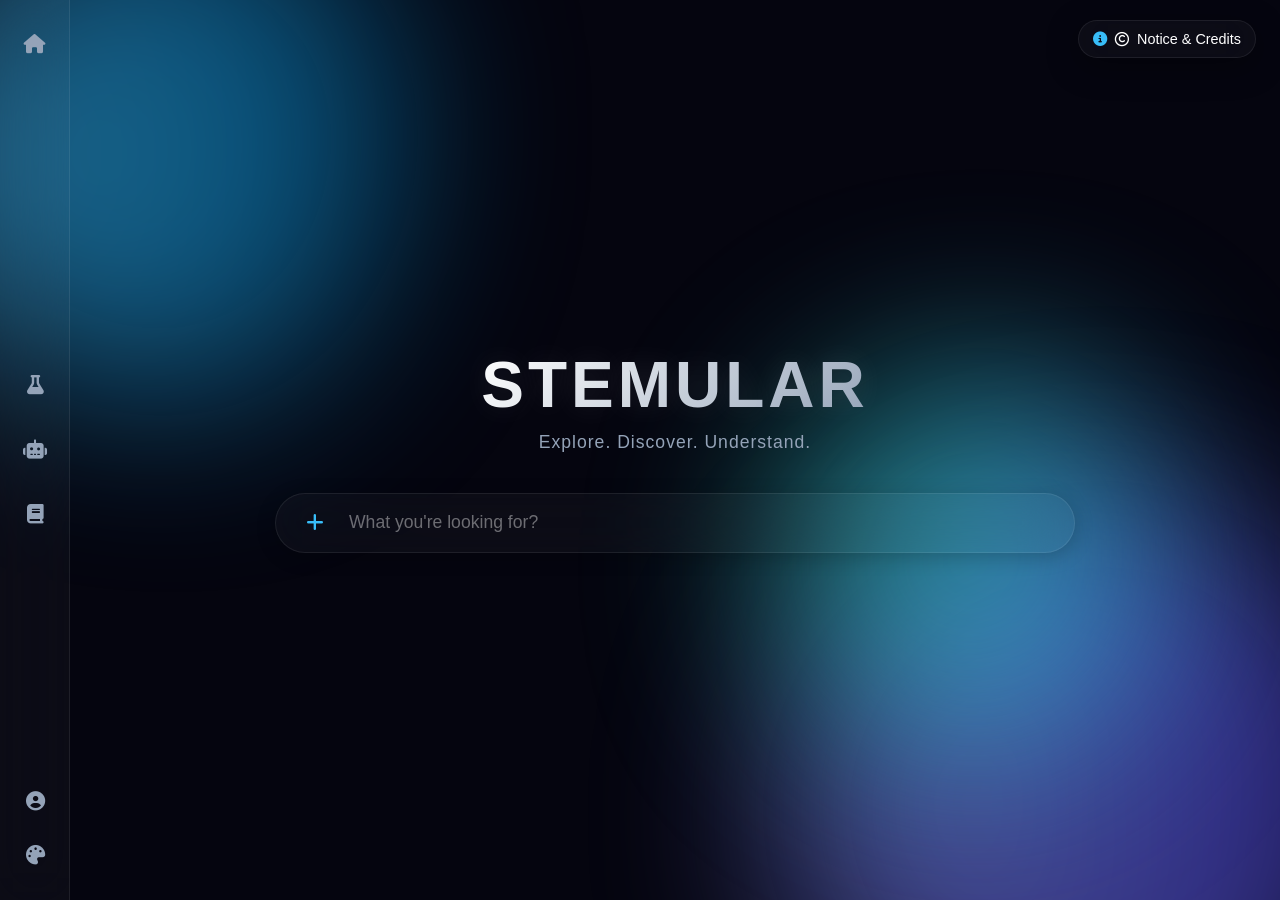
<file: index.html>
<!DOCTYPE html>
<html lang="en">
<head>
    <meta charset="UTF-8">
    <meta name="viewport" content="width=device-width, initial-scale=1.0">
    <title>STEMULAR | Explore. Discover. Understand.</title>
    <link rel="stylesheet" href="Mainpage-style.css">
    <!-- Font Awesome for Icons -->
    <link rel="stylesheet" href="https://cdnjs.cloudflare.com/ajax/libs/font-awesome/6.4.0/css/all.min.css">

    <script src="theme.js"></script>
</head>
<body>

    <!-- Background Lava Blobs -->
    <div class="blob-container" id="blob-container">
        <div class="blob blob-1"></div>
        <div class="blob blob-2"></div>
        <div class="blob blob-3"></div>
    </div>

<!-- Left Side Navigation Bar -->
    <nav class="sidebar">
        <div class="nav-home-group">
            <a class="nav-item nav-home" href="index.html" aria-label="Go to home page">
                <i class="fa-solid fa-house nav-icon"></i>
                <span class="nav-label">Home</span>
            </a>
        </div>

        <!-- Main Top Navigation -->
        <div class="nav-center-group">
            
            <div class="nav-item has-submenu">
                <a class="nav-link" href="Lab-Simulation.html">
                    <i class="fa-solid fa-flask nav-icon"></i>
                    <span class="nav-label">Lab Simulation</span>
                </a>
                <!-- Submenu -->
                <div class="submenu">
                    <a class="submenu-item" href="Lab-Simulation.html?category=math"><i class="fa-solid fa-calculator"></i> Math Simulation</a>
                    <a class="submenu-item" href="Lab-Simulation.html?category=science"><i class="fa-solid fa-atom"></i> Science Simulation</a>
                    <a class="submenu-item" href="Lab-Simulation.html?category=engineering"><i class="fa-solid fa-cogs"></i> Engineering Simulation</a>
                </div>
            </div>

            <!-- MODIFIED AI CHAT LINK -->
            <a class="nav-item" href="ai-chat.html">
                <i class="fa-solid fa-robot nav-icon"></i>
                <span class="nav-label">AI Chat</span>
            </a>

            <a class="nav-item" href="Dictionary.html">
                <i class="fa-solid fa-book nav-icon"></i>
                <span class="nav-label">STEM Dictionary</span>
            </a>
            
        </div>

        <!-- Bottom Navigation (Account & Settings) -->
        <div class="nav-bottom-group">
            <a class="nav-item" href="Account.html">
                <i class="fa-solid fa-user-circle nav-icon"></i>
                <span class="nav-label">Account</span>
            </a>
            
        <!-- Replace the existing Themes <a class="nav-item"> with this block -->
        <div class="nav-item has-submenu">
            <a class="nav-link" href="#">
                <i class="fa-solid fa-palette nav-icon"></i>
                <span class="nav-label">Themes</span>
            </a>
            <!-- Submenu -->
            <div class="submenu themes-submenu">
                <a class="submenu-item theme-selector" href="#" data-theme="dark">
                    <i class="fa-solid fa-moon"></i> Dark
                </a>
                <a class="submenu-item theme-selector" href="#" data-theme="light">
                    <i class="fa-solid fa-sun"></i> Light
                </a>
                <a class="submenu-item theme-selector" href="#" data-theme="standard">
                    <i class="fa-solid fa-circle-dot"></i> Standard (Normal)
                </a>
            </div>
        </div>
    </nav>

    <!-- Main Center Layout -->
    <main class="main-layout" id="main-layout">
        
        <!-- Hero Section (Logo & Search) -->
        <div class="hero-section" id="hero-section">
            
            <!-- Logo Component -->
            <div class="logo-container">
                <!-- 
                  Developer Note: To use a custom image logo, uncomment the img tag below 
                  and modify the .stemular-logo-text in CSS to display:none.
                  <img src="/assets/stemular-logo.png" alt="STEMULAR Logo" class="custom-logo-img"> 
                -->
                <h1 class="stemular-logo-text">STEMULAR</h1>
                <p class="subtitle">Explore. Discover. Understand.</p>
            </div>

            <!-- Search Component -->
            <div class="search-container">
                <button class="search-plus-btn"><i class="fa-solid fa-plus"></i></button>
                <div class="search-input-wrapper">
                    <span class="dynamic-placeholder" id="dynamic-placeholder">What you're looking for?</span>
                    <input type="text" id="main-search" autocomplete="off" />
                </div>
            </div>
            
        </div>

        <!-- Search Results Interface (Hidden by Default) -->
        <div class="search-results-section" id="search-results-section">
            <div class="results-header">
                <h2>Search Results</h2>
            </div>
            <div class="results-grid" id="results-grid">
            </div>
        </div>
    </main>

    <button class="credits-notice-button" id="credits-notice-button" type="button" aria-haspopup="dialog" aria-controls="credits-notice-modal">
        <i class="fa-solid fa-circle-info" aria-hidden="true"></i>
        <i class="fa-regular fa-copyright" aria-hidden="true"></i>
        <span>Notice &amp; Credits</span>
    </button>

    <!-- NEW MODAL CODE (Placed outside nav and main) -->
    <div class="modal-overlay" id="notice-modal">
        <div class="modal-card">
            <div class="modal-icon">
                <i class="fa-solid fa-screwdriver-wrench"></i>
            </div>
            <h3 class="modal-title">Under Construction</h3>
            <p class="modal-text"> The AI Chat feature isn't available yet. Check back soon for updates!</p>
            <button class="modal-close-btn" id="close-modal-btn">Got it</button>
        </div>
    </div>

    <div class="modal-overlay" id="credits-notice-modal" role="dialog" aria-modal="true" aria-labelledby="credits-notice-title">
        <div class="modal-card credits-modal-card">
            <div class="modal-icon">
                <i class="fa-solid fa-circle-info" aria-hidden="true"></i>
            </div>
            <h3 class="modal-title" id="credits-notice-title">Notice &amp; Credits</h3>
            <p class="modal-text">STEMULAR is currently in development. Some images and informational content on this website are borrowed from third-party sources and are not created or owned by STEMULAR.</p>
            <p class="modal-text">All rights belong to their respective owners. These materials are used for educational and development purposes.</p>
            <button class="modal-close-btn" id="close-credits-notice-btn" type="button">Got it</button>
        </div>
    </div>

    <script src="Mainpage-script.js"></script>
</body>
</html>
</file>
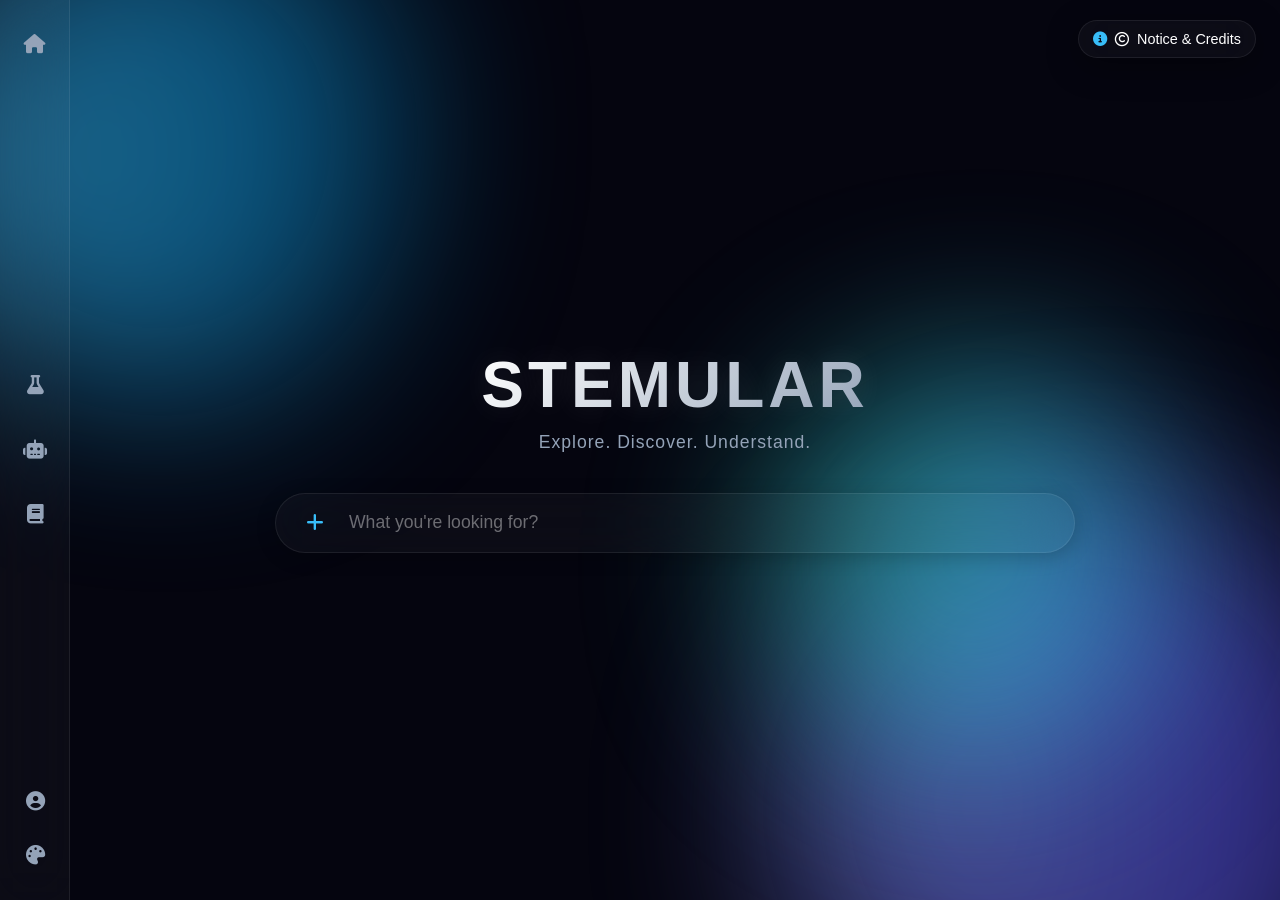
<file: frontend/index.html>
<!DOCTYPE html>
<html lang="en">
<head>
    <meta charset="UTF-8">
    <meta name="viewport" content="width=device-width, initial-scale=1.0">
    <title>STEMULAR | Explore. Discover. Understand.</title>
    <link rel="stylesheet" href="Mainpage-style.css">
    <!-- Font Awesome for Icons -->
    <link rel="stylesheet" href="https://cdnjs.cloudflare.com/ajax/libs/font-awesome/6.4.0/css/all.min.css">

    <script src="theme.js"></script>
</head>
<body>

    <!-- Background Lava Blobs -->
    <div class="blob-container" id="blob-container">
        <div class="blob blob-1"></div>
        <div class="blob blob-2"></div>
        <div class="blob blob-3"></div>
    </div>

<!-- Left Side Navigation Bar -->
    <nav class="sidebar">
        <div class="nav-home-group">
            <a class="nav-item nav-home" href="index.html" aria-label="Go to home page">
                <i class="fa-solid fa-house nav-icon"></i>
                <span class="nav-label">Home</span>
            </a>
        </div>

        <!-- Main Top Navigation -->
        <div class="nav-center-group">
            
            <div class="nav-item has-submenu">
                <a class="nav-link" href="Lab-Simulation.html">
                    <i class="fa-solid fa-flask nav-icon"></i>
                    <span class="nav-label">Lab Simulation</span>
                </a>
                <!-- Submenu -->
                <div class="submenu">
                    <a class="submenu-item" href="Lab-Simulation.html?category=math"><i class="fa-solid fa-calculator"></i> Math Simulation</a>
                    <a class="submenu-item" href="Lab-Simulation.html?category=science"><i class="fa-solid fa-atom"></i> Science Simulation</a>
                    <a class="submenu-item" href="Lab-Simulation.html?category=engineering"><i class="fa-solid fa-cogs"></i> Engineering Simulation</a>
                </div>
            </div>

            <!-- MODIFIED AI CHAT LINK -->
            <a class="nav-item" href="ai-chat/ai-chat.html">
                <i class="fa-solid fa-robot nav-icon"></i>
                <span class="nav-label">AI Chat</span>
            </a>

            <a class="nav-item" href="Dictionary.html">
                <i class="fa-solid fa-book nav-icon"></i>
                <span class="nav-label">STEM Dictionary</span>
            </a>
            
        </div>

        <!-- Bottom Navigation (Account & Settings) -->
        <div class="nav-bottom-group">
            <a class="nav-item" href="Account.html">
                <i class="fa-solid fa-user-circle nav-icon"></i>
                <span class="nav-label">Account</span>
            </a>
            
        <!-- Replace the existing Themes <a class="nav-item"> with this block -->
        <div class="nav-item has-submenu">
            <a class="nav-link" href="#">
                <i class="fa-solid fa-palette nav-icon"></i>
                <span class="nav-label">Themes</span>
            </a>
            <!-- Submenu -->
            <div class="submenu themes-submenu">
                <a class="submenu-item theme-selector" href="#" data-theme="dark">
                    <i class="fa-solid fa-moon"></i> Dark
                </a>
                <a class="submenu-item theme-selector" href="#" data-theme="light">
                    <i class="fa-solid fa-sun"></i> Light
                </a>
                <a class="submenu-item theme-selector" href="#" data-theme="standard">
                    <i class="fa-solid fa-circle-dot"></i> Standard (Normal)
                </a>
            </div>
        </div>
    </nav>

    <!-- Main Center Layout -->
    <main class="main-layout" id="main-layout">
        
        <!-- Hero Section (Logo & Search) -->
        <div class="hero-section" id="hero-section">
            
            <!-- Logo Component -->
            <div class="logo-container">
                <!-- 
                  Developer Note: To use a custom image logo, uncomment the img tag below 
                  and modify the .stemular-logo-text in CSS to display:none.
                  <img src="/assets/stemular-logo.png" alt="STEMULAR Logo" class="custom-logo-img"> 
                -->
                <h1 class="stemular-logo-text">STEMULAR</h1>
                <p class="subtitle">Explore. Discover. Understand.</p>
            </div>

            <!-- Search Component -->
            <div class="search-container">
                <button class="search-plus-btn"><i class="fa-solid fa-plus"></i></button>
                <div class="search-input-wrapper">
                    <span class="dynamic-placeholder" id="dynamic-placeholder">What you're looking for?</span>
                    <input type="text" id="main-search" autocomplete="off" />
                </div>
            </div>
            
        </div>

        <!-- Search Results Interface (Hidden by Default) -->
        <div class="search-results-section" id="search-results-section">
            <div class="results-header">
                <h2>Search Results</h2>
            </div>
            <div class="results-grid" id="results-grid">
            </div>
        </div>
    </main>

    <button class="credits-notice-button" id="credits-notice-button" type="button" aria-haspopup="dialog" aria-controls="credits-notice-modal">
        <i class="fa-solid fa-circle-info" aria-hidden="true"></i>
        <i class="fa-regular fa-copyright" aria-hidden="true"></i>
        <span>Notice &amp; Credits</span>
    </button>

    <!-- NEW MODAL CODE (Placed outside nav and main) -->
    <div class="modal-overlay" id="notice-modal">
        <div class="modal-card">
            <div class="modal-icon">
                <i class="fa-solid fa-screwdriver-wrench"></i>
            </div>
            <h3 class="modal-title">Under Construction</h3>
            <p class="modal-text"> The AI Chat feature isn't available yet. Check back soon for updates!</p>
            <button class="modal-close-btn" id="close-modal-btn">Got it</button>
        </div>
    </div>

    <div class="modal-overlay" id="credits-notice-modal" role="dialog" aria-modal="true" aria-labelledby="credits-notice-title">
        <div class="modal-card credits-modal-card">
            <div class="modal-icon">
                <i class="fa-solid fa-circle-info" aria-hidden="true"></i>
            </div>
            <h3 class="modal-title" id="credits-notice-title">Notice &amp; Credits</h3>
            <p class="modal-text">STEMULAR is currently in development. Some images and informational content on this website are borrowed from third-party sources and are not created or owned by STEMULAR.</p>
            <p class="modal-text">All rights belong to their respective owners. These materials are used for educational and development purposes.</p>
            <button class="modal-close-btn" id="close-credits-notice-btn" type="button">Got it</button>
        </div>
    </div>

    <script src="Mainpage-script.js"></script>
</body>
</html>
</file>
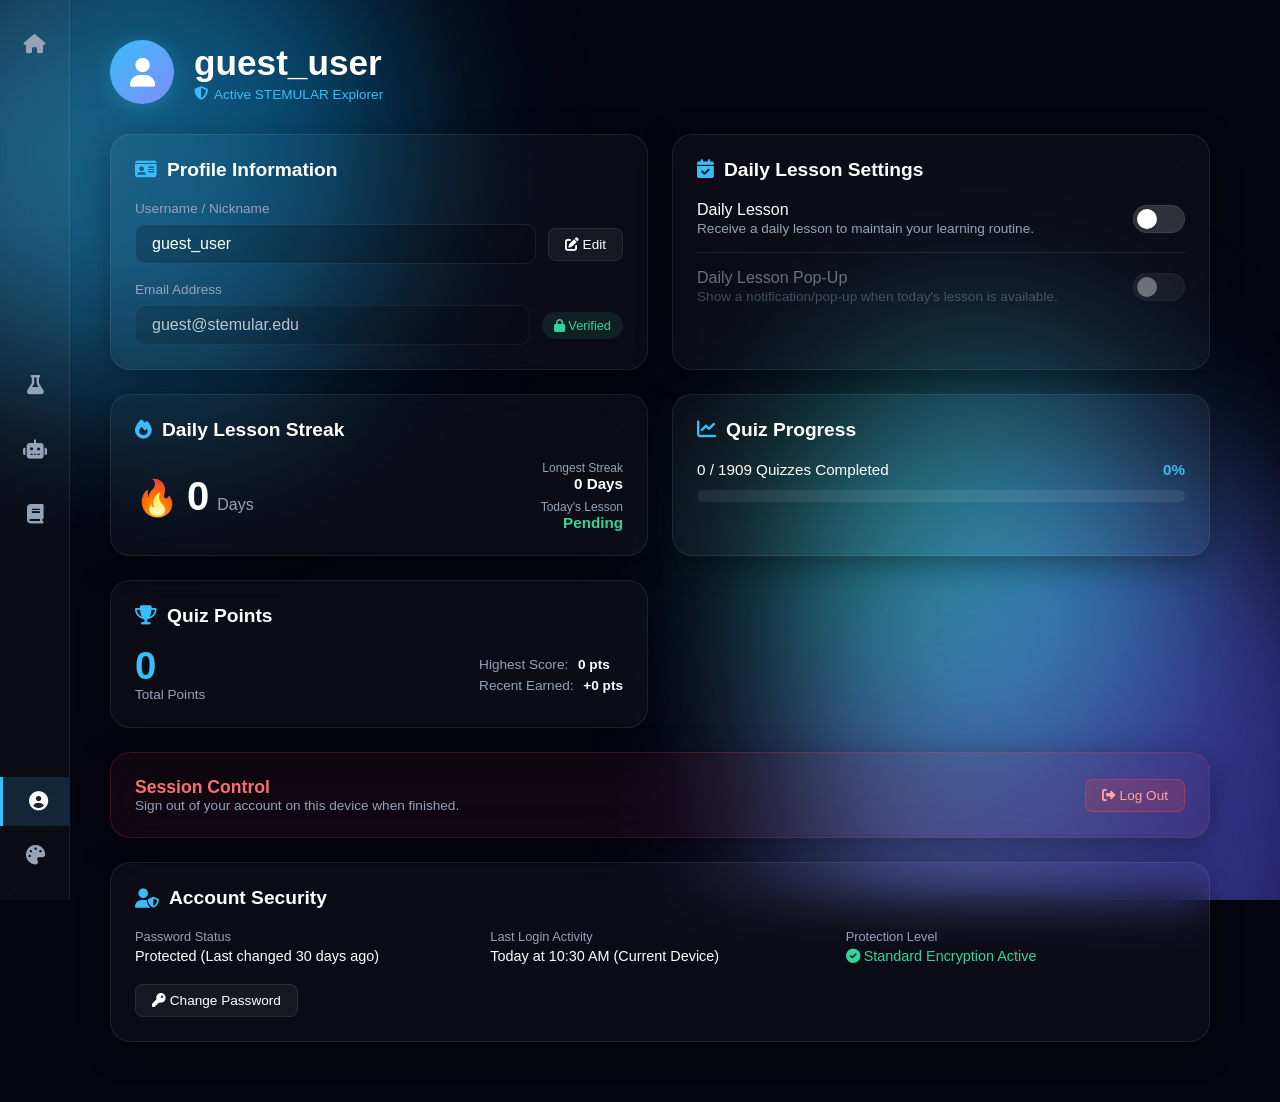
<file: Account.html>
<!DOCTYPE html>
<html lang="en">
<head>
    <meta charset="UTF-8">
    <meta name="viewport" content="width=device-width, initial-scale=1.0">
    <title>Account Settings | STEMULAR</title>
    <!-- Main Style Sheet -->
    <link rel="stylesheet" href="Mainpage-style.css">
    <!-- Account Specific Style Sheet -->
    <link rel="stylesheet" href="account-style.css">
    <!-- Font Awesome for Icons -->
    <link rel="stylesheet" href="https://cdnjs.cloudflare.com/ajax/libs/font-awesome/6.4.0/css/all.min.css">

    <!-- Global Theme Script (Executes prior to page render to prevent flinch) -->
    <script src="theme.js"></script>
</head>
<body class="account-page">

    <!-- Background Lava Blobs -->
    <div class="blob-container" id="blob-container">
        <div class="blob blob-1"></div>
        <div class="blob blob-2"></div>
        <div class="blob blob-3"></div>
    </div>

    <!-- Left Side Navigation Bar -->
    <nav class="sidebar">
        <div class="nav-home-group">
            <a class="nav-item" href="index.html" aria-label="Go to home page">
                <i class="fa-solid fa-house nav-icon"></i>
                <span class="nav-label">Home</span>
            </a>
        </div>

        <!-- Main Navigation -->
        <div class="nav-center-group">
            <div class="nav-item has-submenu">
                <a class="nav-link" href="Lab-Simulation.html">
                    <i class="fa-solid fa-flask nav-icon"></i>
                    <span class="nav-label">Lab Simulation</span>
                </a>
                <div class="submenu">
                    <a class="submenu-item" href="Lab-Simulation.html?category=math"><i class="fa-solid fa-calculator"></i> Math Simulation</a>
                    <a class="submenu-item" href="Lab-Simulation.html?category=science"><i class="fa-solid fa-atom"></i> Science Simulation</a>
                    <a class="submenu-item" href="Lab-Simulation.html?category=engineering"><i class="fa-solid fa-cogs"></i> Engineering Simulation</a>
                </div>
            </div>

            <a class="nav-item" href="ai-chat.html">
                <i class="fa-solid fa-robot nav-icon"></i>
                <span class="nav-label">AI Chat</span>
            </a>

            <a class="nav-item" href="Dictionary.html">
                <i class="fa-solid fa-book nav-icon"></i>
                <span class="nav-label">STEM Dictionary</span>
            </a>
        </div>

        <!-- Bottom Navigation (Account & Settings) -->
        <div class="nav-bottom-group">
            <a class="nav-item active" href="account.html" aria-current="page">
                <i class="fa-solid fa-user-circle nav-icon"></i>
                <span class="nav-label">Account</span>
            </a>
            
            <div class="nav-item has-submenu">
                <a class="nav-link" href="#">
                    <i class="fa-solid fa-palette nav-icon"></i>
                    <span class="nav-label">Themes</span>
                </a>
                <div class="submenu themes-submenu">
                    <a class="submenu-item theme-selector" href="#" data-theme="dark">
                        <i class="fa-solid fa-moon"></i> Dark
                    </a>
                    <a class="submenu-item theme-selector" href="#" data-theme="light">
                        <i class="fa-solid fa-sun"></i> Light
                    </a>
                    <a class="submenu-item theme-selector" href="#" data-theme="standard">
                        <i class="fa-solid fa-circle-dot"></i> Standard (Normal)
                    </a>
                </div>
            </div>
        </div>
    </nav>

    <!-- Main Account Content Area -->
    <main class="account-dashboard-layout">
        
        <!-- Dashboard Header -->
        <header class="account-header">
            <div class="header-user-badge">
                <div class="avatar-circle">
                    <i class="fa-solid fa-user"></i>
                </div>
                <div>
                    <h1 id="header-username-display">Jayesh</h1>
                    <p class="account-status-pill"><i class="fa-solid fa-shield-halved"></i> Active STEMULAR Explorer</p>
                </div>
            </div>
        </header>

        <!-- Main Account Grid -->
        <div class="account-grid">

            <!-- Profile & Account Information -->
            <section class="account-card profile-card">
                <div class="card-header">
                    <h2><i class="fa-solid fa-id-card"></i> Profile Information</h2>
                </div>
                <div class="card-body">
                    
                    <!-- Username Field -->
                    <div class="info-group">
                        <label for="username-input">Username / Nickname</label>
                        <div class="input-action-wrapper">
                            <input type="text" id="username-input" class="stemular-input" readonly value="Jayesh">
                            <button type="button" id="edit-username-btn" class="action-btn">
                                <i class="fa-solid fa-pen-to-square"></i> Edit
                            </button>
                            <button type="button" id="save-username-btn" class="action-btn primary-btn" style="display: none;">
                                <i class="fa-solid fa-check"></i> Save
                            </button>
                        </div>
                    </div>

                    <!-- Email Field -->
                    <div class="info-group">
                        <label for="email-input">Email Address</label>
                        <div class="input-action-wrapper">
                            <input type="email" id="email-input" class="stemular-input disabled-input" readonly value="jayesh@stemular.edu">
                            <span class="field-badge"><i class="fa-solid fa-lock"></i> Verified</span>
                        </div>
                    </div>

                </div>
            </section>

            <!-- Daily Lesson Settings -->
            <section class="account-card lesson-settings-card">
                <div class="card-header">
                    <h2><i class="fa-solid fa-calendar-check"></i> Daily Lesson Settings</h2>
                </div>
                <div class="card-body toggle-list">
                    
                    <!-- Daily Lesson Main Toggle -->
                    <div class="setting-toggle-row">
                        <div class="setting-text">
                            <h3>Daily Lesson</h3>
                            <p>Receive a daily lesson to maintain your learning routine.</p>
                        </div>
                        <label class="stem-switch">
                            <input type="checkbox" id="daily-lesson-toggle">
                            <span class="stem-slider"></span>
                        </label>
                    </div>

                    <hr class="card-divider">

                    <!-- Daily Lesson Pop-Up Toggle -->
                    <div class="setting-toggle-row" id="popup-setting-row">
                        <div class="setting-text">
                            <h3>Daily Lesson Pop-Up</h3>
                            <p>Show a notification/pop-up when today's lesson is available.</p>
                        </div>
                        <label class="stem-switch">
                            <input type="checkbox" id="daily-popup-toggle">
                            <span class="stem-slider"></span>
                        </label>
                    </div>

                </div>
            </section>

            <!-- Daily Lesson Streak -->
            <section class="account-card streak-card">
                <div class="card-header">
                    <h2><i class="fa-solid fa-fire"></i> Daily Lesson Streak</h2>
                </div>
                <div class="card-body streak-body">
                    <div class="streak-badge-main">
                        <span class="fire-icon">🔥</span>
                        <span class="streak-count" id="current-streak-val">0</span>
                        <span class="streak-unit">Days</span>
                    </div>
                    <div class="streak-stats">
                        <div class="stat-box">
                            <span class="stat-label">Longest Streak</span>
                            <span class="stat-value" id="longest-streak-val">0 Days</span>
                        </div>
                        <div class="stat-box">
                            <span class="stat-label">Today's Lesson</span>
                            <span class="stat-value highlight-status" id="today-lesson-status">Pending</span>
                        </div>
                    </div>
                </div>
            </section>

            <!-- Quiz Progress -->
            <section class="account-card progress-card">
                <div class="card-header">
                    <h2><i class="fa-solid fa-chart-line"></i> Quiz Progress</h2>
                </div>
                <div class="card-body">
                    <div class="progress-meta">
                        <span class="progress-text-count" id="quiz-ratio-text">0 / 1909 Quizzes Completed</span>
                        <span class="progress-percentage" id="quiz-percentage-text">0.00%</span>
                    </div>
                    <div class="progress-bar-track">
                        <div class="progress-bar-fill" id="quiz-progress-fill"></div>
                    </div>
                </div>
            </section>

            <!-- Quiz Points -->
            <section class="account-card points-card">
                <div class="card-header">
                    <h2><i class="fa-solid fa-trophy"></i> Quiz Points</h2>
                </div>
                <div class="card-body points-body">
                    <div class="points-display">
                        <span class="points-number" id="quiz-points-val">0</span>
                        <span class="points-label">Total Points</span>
                    </div>
                    <div class="points-breakdown">
                        <div class="sub-stat">
                            <span>Highest Score:</span>
                            <strong id="highest-score-val">0 pts</strong>
                        </div>
                        <div class="sub-stat">
                            <span>Recent Earned:</span>
                            <strong id="recent-earned-val">+0 pts</strong>
                        </div>
                    </div>
                </div>
            </section>

            <!-- Logout Section -->
            <section class="account-card logout-card">
                <div class="card-body logout-body">
                    <div class="logout-text">
                        <h3>Session Control</h3>
                        <p>Sign out of your account on this device when finished.</p>
                    </div>
                    <button type="button" id="logout-btn" class="action-btn danger-btn">
                        <i class="fa-solid fa-right-from-bracket"></i> Log Out
                    </button>
                </div>
            </section>

            <!-- Account Security Section -->
            <section class="account-card security-card">
                <div class="card-header">
                    <h2><i class="fa-solid fa-user-shield"></i> Account Security</h2>
                </div>
                <div class="card-body security-body">
                    <div class="security-info-grid">
                        <div class="security-item">
                            <span class="sec-label">Password Status</span>
                            <span class="sec-value" id="password-status-val">Protected (Last changed 30 days ago)</span>
                        </div>
                        <div class="security-item">
                            <span class="sec-label">Last Login Activity</span>
                            <span class="sec-value" id="last-login-val">Today at 10:30 AM (Current Device)</span>
                        </div>
                        <div class="security-item">
                            <span class="sec-label">Protection Level</span>
                            <span class="sec-value security-good"><i class="fa-solid fa-circle-check"></i> Standard Encryption Active</span>
                        </div>
                    </div>
                    <div class="security-actions">
                        <button type="button" class="action-btn" id="change-password-btn">
                            <i class="fa-solid fa-key"></i> Change Password
                        </button>
                    </div>
                </div>
            </section>

        </div>
    </main>

    <!-- Custom Modal for Logout Confirmation -->
    <div class="modal-overlay" id="logout-modal">
        <div class="modal-card">
            <h3>Confirm Log Out</h3>
            <p>Are you sure you want to log out of your STEMULAR session?</p>
            <div class="modal-actions">
                <button class="action-btn" id="cancel-logout-btn">Cancel</button>
                <button class="action-btn danger-btn" id="confirm-logout-btn">Log Out</button>
            </div>
        </div>
    </div>
    
    <!-- NEW MODAL CODE (Placed outside nav and main) -->
    <div class="modal-overlay" id="notice-modal">
        <div class="modal-card">
            <div class="modal-icon">
                <i class="fa-solid fa-screwdriver-wrench"></i>
            </div>
            <h3 class="modal-title">Under Construction</h3>
            <p class="modal-text"> The AI Chat feature isn't available yet. Check back soon for updates!</p>
            <button class="modal-close-btn" id="close-modal-btn">Got it</button>
        </div>
    </div>

    <!-- Account Page Logic -->
    <script src="account.js"></script>
</body>
</html>
</file>
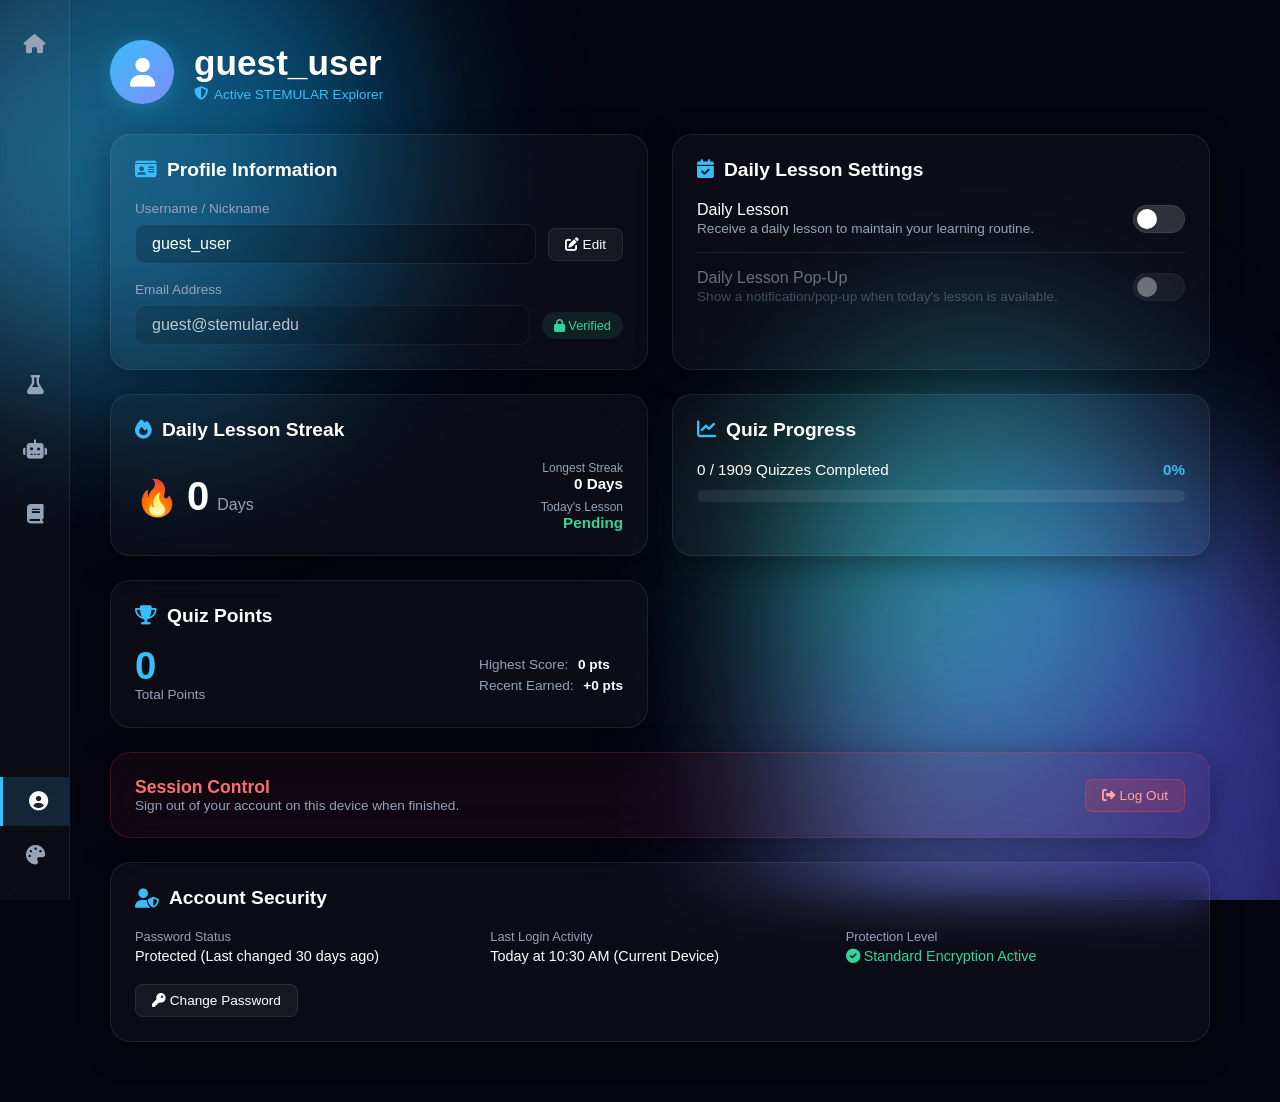
<file: account.html>
<!DOCTYPE html>
<html lang="en">
<head>
    <meta charset="UTF-8">
    <meta name="viewport" content="width=device-width, initial-scale=1.0">
    <title>Account Settings | STEMULAR</title>
    <!-- Main Style Sheet -->
    <link rel="stylesheet" href="Mainpage-style.css">
    <!-- Account Specific Style Sheet -->
    <link rel="stylesheet" href="account-style.css">
    <!-- Font Awesome for Icons -->
    <link rel="stylesheet" href="https://cdnjs.cloudflare.com/ajax/libs/font-awesome/6.4.0/css/all.min.css">

    <!-- Global Theme Script (Executes prior to page render to prevent flinch) -->
    <script src="theme.js"></script>
</head>
<body class="account-page">

    <!-- Background Lava Blobs -->
    <div class="blob-container" id="blob-container">
        <div class="blob blob-1"></div>
        <div class="blob blob-2"></div>
        <div class="blob blob-3"></div>
    </div>

    <!-- Left Side Navigation Bar -->
    <nav class="sidebar">
        <div class="nav-home-group">
            <a class="nav-item" href="index.html" aria-label="Go to home page">
                <i class="fa-solid fa-house nav-icon"></i>
                <span class="nav-label">Home</span>
            </a>
        </div>

        <!-- Main Navigation -->
        <div class="nav-center-group">
            <div class="nav-item has-submenu">
                <a class="nav-link" href="Lab-Simulation.html">
                    <i class="fa-solid fa-flask nav-icon"></i>
                    <span class="nav-label">Lab Simulation</span>
                </a>
                <div class="submenu">
                    <a class="submenu-item" href="Lab-Simulation.html?category=math"><i class="fa-solid fa-calculator"></i> Math Simulation</a>
                    <a class="submenu-item" href="Lab-Simulation.html?category=science"><i class="fa-solid fa-atom"></i> Science Simulation</a>
                    <a class="submenu-item" href="Lab-Simulation.html?category=engineering"><i class="fa-solid fa-cogs"></i> Engineering Simulation</a>
                </div>
            </div>

           <a class="nav-item" href="#" id="ai-chat-link">
                <i class="fa-solid fa-robot nav-icon"></i>
                <span class="nav-label">AI Chat</span>
            </a>

            <a class="nav-item" href="Dictionary.html">
                <i class="fa-solid fa-book nav-icon"></i>
                <span class="nav-label">STEM Dictionary</span>
            </a>
        </div>

        <!-- Bottom Navigation (Account & Settings) -->
        <div class="nav-bottom-group">
            <a class="nav-item active" href="account.html" aria-current="page">
                <i class="fa-solid fa-user-circle nav-icon"></i>
                <span class="nav-label">Account</span>
            </a>
            
            <div class="nav-item has-submenu">
                <a class="nav-link" href="#">
                    <i class="fa-solid fa-palette nav-icon"></i>
                    <span class="nav-label">Themes</span>
                </a>
                <div class="submenu themes-submenu">
                    <a class="submenu-item theme-selector" href="#" data-theme="dark">
                        <i class="fa-solid fa-moon"></i> Dark
                    </a>
                    <a class="submenu-item theme-selector" href="#" data-theme="light">
                        <i class="fa-solid fa-sun"></i> Light
                    </a>
                    <a class="submenu-item theme-selector" href="#" data-theme="standard">
                        <i class="fa-solid fa-circle-dot"></i> Standard (Normal)
                    </a>
                </div>
            </div>
        </div>
    </nav>

    <!-- Main Account Content Area -->
    <main class="account-dashboard-layout">
        
        <!-- Dashboard Header -->
        <header class="account-header">
            <div class="header-user-badge">
                <div class="avatar-circle">
                    <i class="fa-solid fa-user"></i>
                </div>
                <div>
                    <h1 id="header-username-display">Jayesh</h1>
                    <p class="account-status-pill"><i class="fa-solid fa-shield-halved"></i> Active STEMULAR Explorer</p>
                </div>
            </div>
        </header>

        <!-- Main Account Grid -->
        <div class="account-grid">

            <!-- Profile & Account Information -->
            <section class="account-card profile-card">
                <div class="card-header">
                    <h2><i class="fa-solid fa-id-card"></i> Profile Information</h2>
                </div>
                <div class="card-body">
                    
                    <!-- Username Field -->
                    <div class="info-group">
                        <label for="username-input">Username / Nickname</label>
                        <div class="input-action-wrapper">
                            <input type="text" id="username-input" class="stemular-input" readonly value="Jayesh">
                            <button type="button" id="edit-username-btn" class="action-btn">
                                <i class="fa-solid fa-pen-to-square"></i> Edit
                            </button>
                            <button type="button" id="save-username-btn" class="action-btn primary-btn" style="display: none;">
                                <i class="fa-solid fa-check"></i> Save
                            </button>
                        </div>
                    </div>

                    <!-- Email Field -->
                    <div class="info-group">
                        <label for="email-input">Email Address</label>
                        <div class="input-action-wrapper">
                            <input type="email" id="email-input" class="stemular-input disabled-input" readonly value="jayesh@stemular.edu">
                            <span class="field-badge"><i class="fa-solid fa-lock"></i> Verified</span>
                        </div>
                    </div>

                </div>
            </section>

            <!-- Daily Lesson Settings -->
            <section class="account-card lesson-settings-card">
                <div class="card-header">
                    <h2><i class="fa-solid fa-calendar-check"></i> Daily Lesson Settings</h2>
                </div>
                <div class="card-body toggle-list">
                    
                    <!-- Daily Lesson Main Toggle -->
                    <div class="setting-toggle-row">
                        <div class="setting-text">
                            <h3>Daily Lesson</h3>
                            <p>Receive a daily lesson to maintain your learning routine.</p>
                        </div>
                        <label class="stem-switch">
                            <input type="checkbox" id="daily-lesson-toggle">
                            <span class="stem-slider"></span>
                        </label>
                    </div>

                    <hr class="card-divider">

                    <!-- Daily Lesson Pop-Up Toggle -->
                    <div class="setting-toggle-row" id="popup-setting-row">
                        <div class="setting-text">
                            <h3>Daily Lesson Pop-Up</h3>
                            <p>Show a notification/pop-up when today's lesson is available.</p>
                        </div>
                        <label class="stem-switch">
                            <input type="checkbox" id="daily-popup-toggle">
                            <span class="stem-slider"></span>
                        </label>
                    </div>

                </div>
            </section>

            <!-- Daily Lesson Streak -->
            <section class="account-card streak-card">
                <div class="card-header">
                    <h2><i class="fa-solid fa-fire"></i> Daily Lesson Streak</h2>
                </div>
                <div class="card-body streak-body">
                    <div class="streak-badge-main">
                        <span class="fire-icon">🔥</span>
                        <span class="streak-count" id="current-streak-val">0</span>
                        <span class="streak-unit">Days</span>
                    </div>
                    <div class="streak-stats">
                        <div class="stat-box">
                            <span class="stat-label">Longest Streak</span>
                            <span class="stat-value" id="longest-streak-val">0 Days</span>
                        </div>
                        <div class="stat-box">
                            <span class="stat-label">Today's Lesson</span>
                            <span class="stat-value highlight-status" id="today-lesson-status">Pending</span>
                        </div>
                    </div>
                </div>
            </section>

            <!-- Quiz Progress -->
            <section class="account-card progress-card">
                <div class="card-header">
                    <h2><i class="fa-solid fa-chart-line"></i> Quiz Progress</h2>
                </div>
                <div class="card-body">
                    <div class="progress-meta">
                        <span class="progress-text-count" id="quiz-ratio-text">0 / 1909 Quizzes Completed</span>
                        <span class="progress-percentage" id="quiz-percentage-text">0.00%</span>
                    </div>
                    <div class="progress-bar-track">
                        <div class="progress-bar-fill" id="quiz-progress-fill"></div>
                    </div>
                </div>
            </section>

            <!-- Quiz Points -->
            <section class="account-card points-card">
                <div class="card-header">
                    <h2><i class="fa-solid fa-trophy"></i> Quiz Points</h2>
                </div>
                <div class="card-body points-body">
                    <div class="points-display">
                        <span class="points-number" id="quiz-points-val">0</span>
                        <span class="points-label">Total Points</span>
                    </div>
                    <div class="points-breakdown">
                        <div class="sub-stat">
                            <span>Highest Score:</span>
                            <strong id="highest-score-val">0 pts</strong>
                        </div>
                        <div class="sub-stat">
                            <span>Recent Earned:</span>
                            <strong id="recent-earned-val">+0 pts</strong>
                        </div>
                    </div>
                </div>
            </section>

            <!-- Logout Section -->
            <section class="account-card logout-card">
                <div class="card-body logout-body">
                    <div class="logout-text">
                        <h3>Session Control</h3>
                        <p>Sign out of your account on this device when finished.</p>
                    </div>
                    <button type="button" id="logout-btn" class="action-btn danger-btn">
                        <i class="fa-solid fa-right-from-bracket"></i> Log Out
                    </button>
                </div>
            </section>

            <!-- Account Security Section -->
            <section class="account-card security-card">
                <div class="card-header">
                    <h2><i class="fa-solid fa-user-shield"></i> Account Security</h2>
                </div>
                <div class="card-body security-body">
                    <div class="security-info-grid">
                        <div class="security-item">
                            <span class="sec-label">Password Status</span>
                            <span class="sec-value" id="password-status-val">Protected (Last changed 30 days ago)</span>
                        </div>
                        <div class="security-item">
                            <span class="sec-label">Last Login Activity</span>
                            <span class="sec-value" id="last-login-val">Today at 10:30 AM (Current Device)</span>
                        </div>
                        <div class="security-item">
                            <span class="sec-label">Protection Level</span>
                            <span class="sec-value security-good"><i class="fa-solid fa-circle-check"></i> Standard Encryption Active</span>
                        </div>
                    </div>
                    <div class="security-actions">
                        <button type="button" class="action-btn" id="change-password-btn">
                            <i class="fa-solid fa-key"></i> Change Password
                        </button>
                    </div>
                </div>
            </section>

        </div>
    </main>

    <!-- Custom Modal for Logout Confirmation -->
    <div class="modal-overlay" id="logout-modal">
        <div class="modal-card">
            <h3>Confirm Log Out</h3>
            <p>Are you sure you want to log out of your STEMULAR session?</p>
            <div class="modal-actions">
                <button class="action-btn" id="cancel-logout-btn">Cancel</button>
                <button class="action-btn danger-btn" id="confirm-logout-btn">Log Out</button>
            </div>
        </div>
    </div>
    
    <!-- NEW MODAL CODE (Placed outside nav and main) -->
    <div class="modal-overlay" id="notice-modal">
        <div class="modal-card">
            <div class="modal-icon">
                <i class="fa-solid fa-screwdriver-wrench"></i>
            </div>
            <h3 class="modal-title">Under Construction</h3>
            <p class="modal-text"> The AI Chat feature isn't available yet. Check back soon for updates!</p>
            <button class="modal-close-btn" id="close-modal-btn">Got it</button>
        </div>
    </div>

    <!-- Account Page Logic -->
    <script src="account.js"></script>
</body>
</html>
</file>
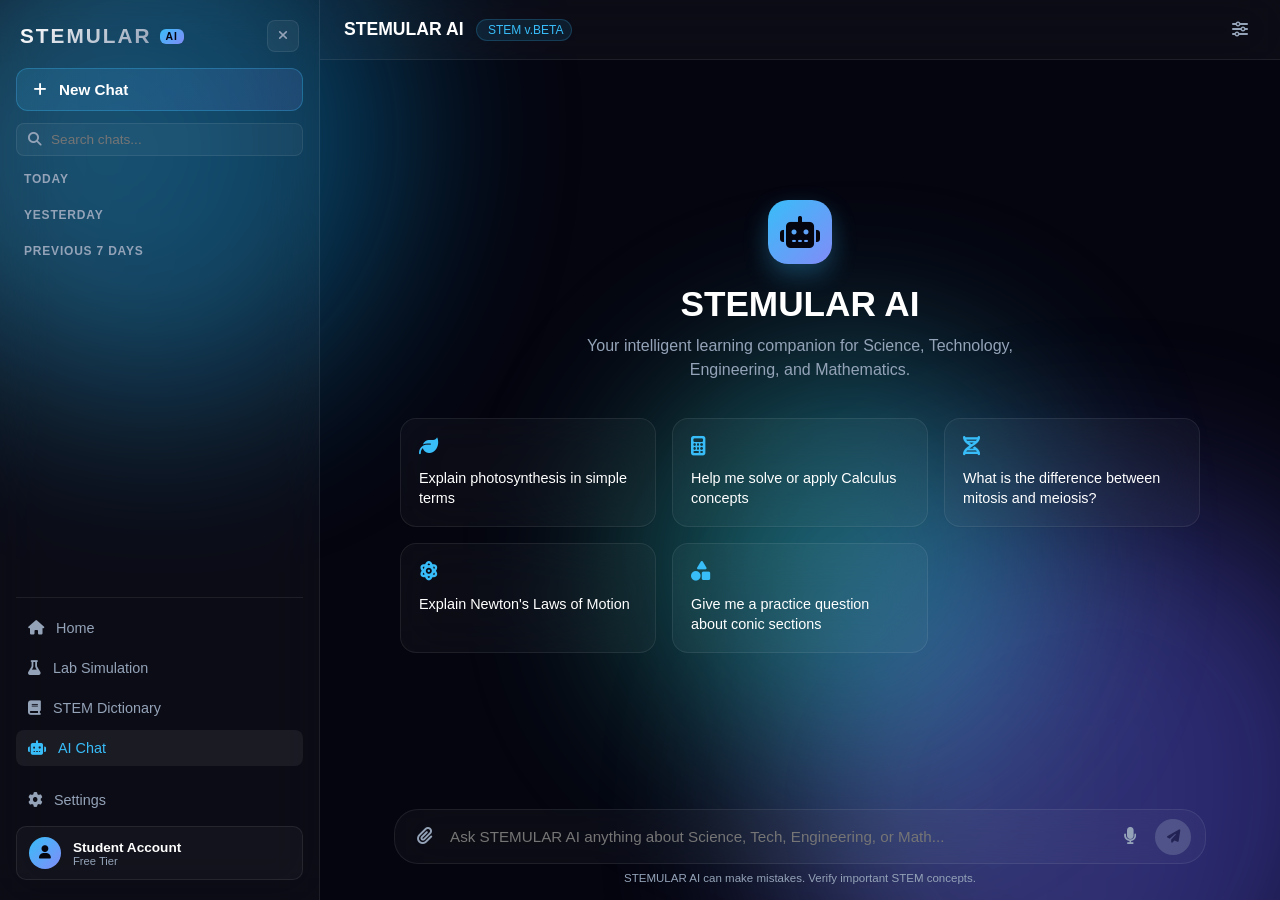
<file: ai-chat.html>
<!DOCTYPE html>
<html lang="en" data-theme="standard">
<head>
    <meta charset="UTF-8">
    <meta name="viewport" content="width=device-width, initial-scale=1.0">
    <title>STEMULAR AI Chat | Intelligent STEM Learning Companion</title>
    <!-- Font Awesome for Icons -->
    <link rel="stylesheet" href="https://cdnjs.cloudflare.com/ajax/libs/font-awesome/6.4.0/css/all.min.css">
    <link rel="stylesheet" href="ai-chat-style.css">
    <!-- Immediate Theme Application Script -->
    <script>
        (function() {
            const savedTheme = localStorage.getItem('stemular-theme') || 'standard';
            if (savedTheme === 'dark') document.documentElement.classList.add('dark-theme');
            if (savedTheme === 'light') document.documentElement.classList.add('light-theme');
            document.documentElement.setAttribute('data-theme', savedTheme);
        })();
    </script>
</head>
<body>

    <!-- Background Lava Blobs -->
    <div class="blob-container" id="blob-container">
        <div class="blob blob-1"></div>
        <div class="blob blob-2"></div>
        <div class="blob blob-3"></div>
    </div>

    <!-- Mobile Top Navigation Header -->
    <header class="mobile-header">
        <button class="mobile-menu-btn" id="mobile-menu-toggle" aria-label="Open Navigation Sidebar">
            <i class="fa-solid fa-bars"></i>
        </button>
        <div class="mobile-brand">
            <span class="stemular-logo-text">STEMULAR</span> <span class="ai-badge">AI</span>
        </div>
        <button class="mobile-new-chat-btn" id="mobile-new-chat-btn" aria-label="Start New Chat">
            <i class="fa-solid fa-pen-to-square"></i>
        </button>
    </header>

    <!-- Overlay Backdrop for Mobile Navigation -->
    <div class="sidebar-overlay" id="sidebar-overlay"></div>

    <!-- Main Sidebar / Navigation Panel -->
    <aside class="chat-sidebar" id="chat-sidebar">
        <!-- Sidebar Brand & New Chat Button -->
        <div class="sidebar-top">
            <div class="brand-container">
                <a href="../index.html" class="logo-link">
                    <h1 class="stemular-logo-text">STEMULAR</h1>
                    <span class="ai-badge">AI</span>
                </a>
                <button class="sidebar-close-btn" id="sidebar-close-btn" type="button" aria-label="Close navigation sidebar" title="Close sidebar">
                    <i class="fa-solid fa-xmark" aria-hidden="true"></i>
                </button>
            </div>
            
            <button class="new-chat-btn" id="new-chat-btn">
                <i class="fa-solid fa-plus"></i>
                <span>New Chat</span>
            </button>

            <!-- Search Chat History -->
            <div class="history-search-wrapper">
                <i class="fa-solid fa-magnifying-glass search-icon"></i>
                <input type="text" id="history-search" placeholder="Search chats..." autocomplete="off">
            </div>
        </div>

        <!-- Chat History Container -->
        <div class="history-section" id="history-section">
            <div class="history-group" id="group-today">
                <span class="history-group-title">Today</span>
                <div class="history-items" id="items-today"></div>
            </div>
            <div class="history-group" id="group-yesterday">
                <span class="history-group-title">Yesterday</span>
                <div class="history-items" id="items-yesterday"></div>
            </div>
            <div class="history-group" id="group-previous">
                <span class="history-group-title">Previous 7 Days</span>
                <div class="history-items" id="items-previous"></div>
            </div>
        </div>

        <!-- Sidebar Navigation Links -->
        <nav class="sidebar-nav">
            <div class="nav-divider"></div>
            <a href="index.html" class="nav-link">
                <i class="fa-solid fa-house nav-icon"></i>
                <span>Home</span>
            </a>
            <a href="Lab-Simulation.html" class="nav-link">
                <i class="fa-solid fa-flask nav-icon"></i>
                <span>Lab Simulation</span>
            </a>
            <a href="Dictionary.html" class="nav-link">
                <i class="fa-solid fa-book nav-icon"></i>
                <span>STEM Dictionary</span>
            </a>
            <a href="#" class="nav-link active" aria-current="page">
                <i class="fa-solid fa-robot nav-icon"></i>
                <span>AI Chat</span>
            </a>
        </nav>

        <!-- Sidebar Footer Options -->
        <div class="sidebar-footer">
            <button class="footer-btn" id="open-settings-btn">
                <i class="fa-solid fa-gear"></i>
                <span>Settings</span>
            </button>

            <a href="Account.html" class="user-profile-btn">
                <div class="avatar">
                    <i class="fa-solid fa-user"></i>
                </div>
                <div class="user-info">
                    <span class="user-name">Student Account</span>
                    <span class="user-status">Free Tier</span>
                </div>
            </a>
        </div>
    </aside>

    <!-- Main AI Chat Work Area -->
    <main class="chat-main">
        <!-- Chat Header -->
        <header class="chat-header">
            <div class="header-left">
                <h2 class="chat-title" id="active-chat-title">STEMULAR AI</h2>
                <span class="model-badge"><i class="fa-solid fa-sparkles"></i> STEM v.BETA</span>
            </div>
            <div class="header-actions">
                <button class="header-btn" id="header-settings-btn" title="Settings">
                    <i class="fa-solid fa-sliders"></i>
                </button>
            </div>
        </header>

        <!-- Chat Stream & Welcome Screen Container -->
        <div class="messages-container" id="messages-container">
            <!-- Welcome Screen (Visible on Empty State) -->
            <div class="welcome-screen" id="welcome-screen">
                <div class="welcome-hero">
                    <div class="welcome-icon">
                        <i class="fa-solid fa-robot"></i>
                    </div>
                    <h1>STEMULAR AI</h1>
                    <p class="subtitle">Your intelligent learning companion for Science, Technology, Engineering, and Mathematics.</p>
                </div>

                <div class="prompt-grid">
                    <button class="prompt-card" data-prompt="Explain photosynthesis in simple terms">
                        <i class="fa-solid fa-leaf prompt-icon"></i>
                        <span class="prompt-text">Explain photosynthesis in simple terms</span>
                    </button>
                    <button class="prompt-card" data-prompt="How do I solve or apply Calculus concepts?">
                        <i class="fa-solid fa-calculator prompt-icon"></i>
                        <span class="prompt-text">Help me solve or apply Calculus concepts</span>
                    </button>
                    <button class="prompt-card" data-prompt="What is the difference between mitosis and meiosis?">
                        <i class="fa-solid fa-dna prompt-icon"></i>
                        <span class="prompt-text">What is the difference between mitosis and meiosis?</span>
                    </button>
                    <button class="prompt-card" data-prompt="Explain Newton's Laws of Motion">
                        <i class="fa-solid fa-atom prompt-icon"></i>
                        <span class="prompt-text">Explain Newton's Laws of Motion</span>
                    </button>
                    <button class="prompt-card" data-prompt="Give me a practice question about conic sections">
                        <i class="fa-solid fa-shapes prompt-icon"></i>
                        <span class="prompt-text">Give me a practice question about conic sections</span>
                    </button>
                </div>
            </div>

            <!-- Active Message List -->
            <div class="message-stream" id="message-stream"></div>
        </div>

        <!-- Sticky Chat Input Container -->
        <div class="input-container">
            <form class="chat-input-form" id="chat-form">
                <button type="button" class="input-action-btn" id="attach-btn" title="Attach file or image">
                    <i class="fa-solid fa-paperclip"></i>
                </button>
                
                <textarea 
                    id="chat-input" 
                    placeholder="Ask STEMULAR AI anything about Science, Tech, Engineering, or Math..." 
                    rows="1" 
                    required></textarea>
                
                <button type="button" class="input-action-btn" id="mic-btn" title="Voice Input">
                    <i class="fa-solid fa-microphone"></i>
                </button>

                <button type="submit" class="send-btn" id="send-btn" disabled title="Send message">
                    <i class="fa-solid fa-paper-plane"></i>
                </button>
            </form>
            <div class="input-disclaimer">
                <span>STEMULAR AI can make mistakes. Verify important STEM concepts.</span>
            </div>
        </div>
    </main>

    <!-- Toast Feedback Notification -->
    <div class="toast" id="toast-notification">Copied to clipboard!</div>

    <!-- Modal Settings Drawer -->
    <div class="modal-overlay" id="settings-modal" role="dialog" aria-modal="true" aria-labelledby="settings-title">
        <div class="modal-card settings-modal-card">
            <div class="modal-header">
                <h3 class="modal-title" id="settings-title"><i class="fa-solid fa-gear"></i> Settings</h3>
                <button class="modal-close-icon" id="close-settings-btn"><i class="fa-solid fa-xmark"></i></button>
            </div>
            
            <div class="settings-body">
                <!-- Theme Option -->
                <div class="setting-item">
                    <div class="setting-info">
                        <span class="setting-label">Theme</span>
                        <span class="setting-desc">Select visual styling language</span>
                    </div>
                    <div class="theme-options">
                        <button class="theme-card" data-theme="standard">
                            <i class="fa-solid fa-circle-dot"></i>
                            <span>Standard</span>
                        </button>
                        <button class="theme-card" data-theme="light">
                            <i class="fa-solid fa-sun"></i>
                            <span>Light</span>
                        </button>
                        <button class="theme-card" data-theme="dark">
                            <i class="fa-solid fa-moon"></i>
                            <span>Dark</span>
                        </button>
                    </div>
                </div>

                <!-- Key behavior option -->
                <div class="setting-item">
                    <div class="setting-info">
                        <span class="setting-label">Enter Key Behavior</span>
                        <span class="setting-desc">Press Enter to send message</span>
                    </div>
                    <label class="toggle-switch">
                        <input type="checkbox" id="enter-send-toggle" checked>
                        <span class="slider"></span>
                    </label>
                </div>

                <!-- Clear History Option -->
                <div class="setting-item">
                    <div class="setting-info">
                        <span class="setting-label">Clear Chat History</span>
                        <span class="setting-desc">Delete all client-side chat sessions</span>
                    </div>
                    <button class="danger-btn" id="clear-history-btn">Clear All</button>
                </div>

                <!-- About Section -->
                <div class="setting-item about-section">
                    <div class="setting-info">
                        <span class="setting-label">About STEMULAR AI</span>
                        <span class="setting-desc">v2.4.0 — Academic Learning Assistant</span>
                    </div>
                </div>
            </div>

            <div class="modal-footer">
                <button class="modal-close-btn" id="save-settings-btn">Done</button>
            </div>
        </div>
    </div>

    <!-- External JavaScript -->
     <!-- Load STEM Category Libraries -->
    <script src="library-mathematics.js"></script>
    <script src="library-physics.js"></script>
    <script src="library-biology.js"></script>
    <script src="library-chemistry.js"></script>
    <script src="library-earthScience.js"></script>
    <script src="library-computerScience.js"></script>
    <script src="library-engineering.js"></script>

    <!-- Load Main Library Router -->
    <script src="library.js" defer></script>
    <script src="stem-answer-bank.js" defer></script>
    <script src="ai-response-engine.js" defer></script>
    <!-- Main Chat Logic -->
    <script src="ai-chat-script.js" defer></script>
</body>
</html>
</file>
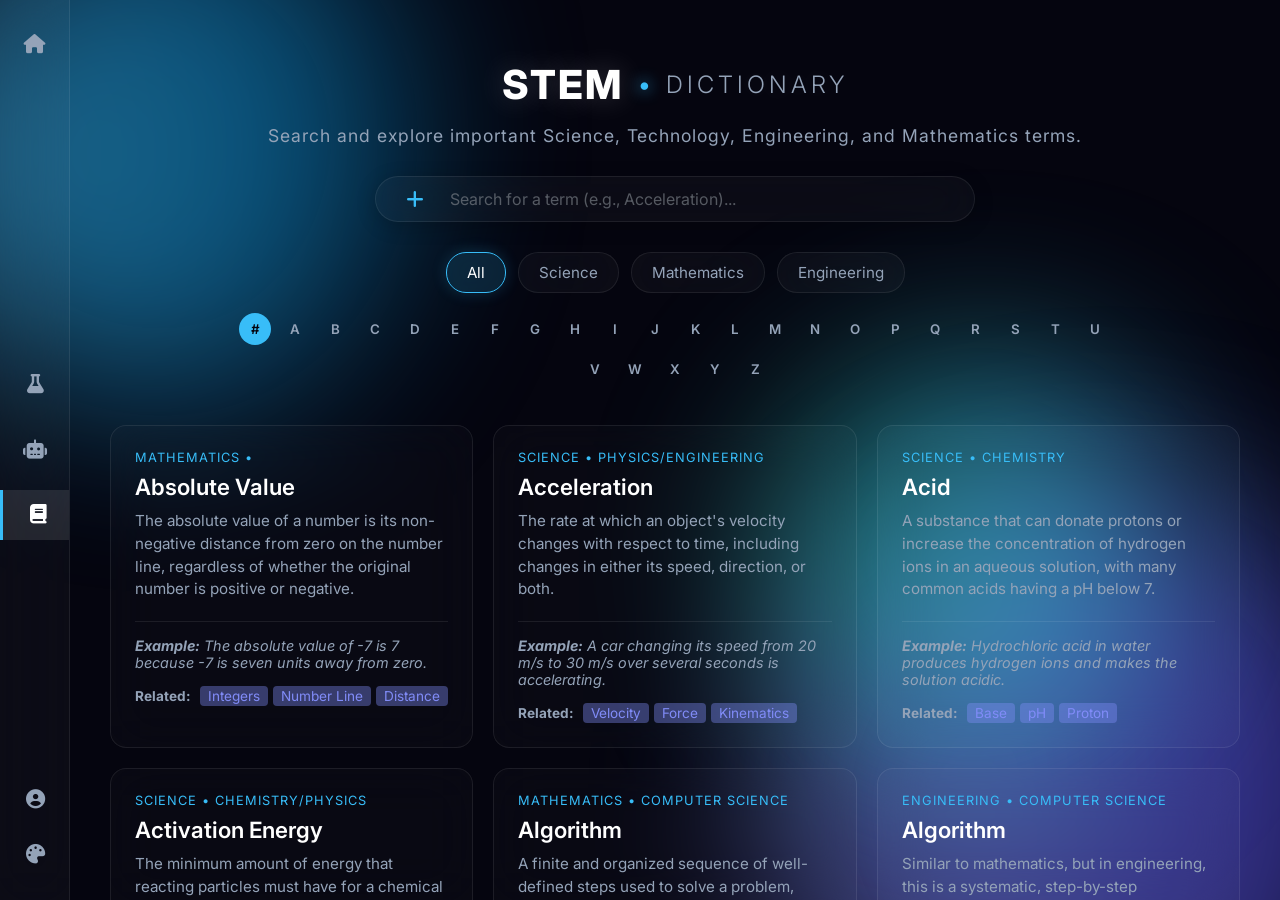
<file: Dictionary.html>
<!DOCTYPE html>
<html lang="en">
<head>
    <meta charset="UTF-8">
    <meta name="viewport" content="width=device-width, initial-scale=1.0">
    <title>STEM Dictionary | STEMULAR</title>
    <link rel="stylesheet" href="Mainpage-style.css">
    <link rel="stylesheet" href="Dictionary-style.css">
    <link href="https://fonts.googleapis.com/css2?family=Inter:wght@300;400;600;800&display=swap" rel="stylesheet">
    <link rel="stylesheet" href="https://cdnjs.cloudflare.com/ajax/libs/font-awesome/6.4.0/css/all.min.css">

    <script src="theme.js"></script>
</head>
<body>

    <!-- Background Lava Blobs[cite: 1] -->
    <div class="blob-container" id="blob-container">
        <div class="blob blob-1"></div>
        <div class="blob blob-2"></div>
        <div class="blob blob-3"></div>
    </div>

    <!-- Left Side Navigation Bar[cite: 1] -->
    <nav class="sidebar">
        <div class="nav-home-group">
            <a class="nav-item nav-home" href="index.html" aria-label="Go to home page">
                <i class="fa-solid fa-house nav-icon"></i>
                <span class="nav-label">Home</span>
            </a>
        </div>

        <div class="nav-center-group">
            <div class="nav-item has-submenu">
                <a class="nav-link" href="Lab-Simulation.html">
                    <i class="fa-solid fa-flask nav-icon"></i>
                    <span class="nav-label">Lab Simulation</span>
                </a>
                <div class="submenu">
                    <a class="submenu-item" href="Lab-Simulation.html?category=math"><i class="fa-solid fa-calculator"></i> Math Simulation</a>
                    <a class="submenu-item" href="Lab-Simulation.html?category=science"><i class="fa-solid fa-atom"></i> Science Simulation</a>
                    <a class="submenu-item" href="Lab-Simulation.html?category=engineering"><i class="fa-solid fa-cogs"></i> Engineering Simulation</a>
                </div>
            </div>

            <a class="nav-item" href="ai-chat.html">
                <i class="fa-solid fa-robot nav-icon"></i>
                <span class="nav-label">AI Chat</span>
            </a>

            <!-- Active Dictionary Navigation -->
            <a class="nav-item active" href="Dictionary.html">
                <i class="fa-solid fa-book nav-icon"></i>
                <span class="nav-label">STEM Dictionary</span>
            </a>
        </div>

        <div class="nav-bottom-group">
            <a class="nav-item" href="Account.html">
                <i class="fa-solid fa-user-circle nav-icon"></i>
                <span class="nav-label">Account</span>
            </a>
            
        <!-- Replace the existing Themes <a class="nav-item"> with this block -->
        <div class="nav-item has-submenu">
            <a class="nav-link" href="#">
                <i class="fa-solid fa-palette nav-icon"></i>
                <span class="nav-label">Themes</span>
            </a>
            <!-- Submenu -->
            <div class="submenu themes-submenu">
                <a class="submenu-item theme-selector" href="#" data-theme="dark">
                    <i class="fa-solid fa-moon"></i> Dark
                </a>
                <a class="submenu-item theme-selector" href="#" data-theme="light">
                    <i class="fa-solid fa-sun"></i> Light
                </a>
                <a class="submenu-item theme-selector" href="#" data-theme="standard">
                    <i class="fa-solid fa-circle-dot"></i> Standard (Normal)
                </a>
            </div>
        </div>
    </nav>

    <!-- Main Dictionary Layout -->
    <main class="main-layout dict-layout">
        <div class="dict-header">
            <h1 class="dictionary-logo">
                <span class="dictionary-logo-main">STEM</span>
                <span class="dictionary-logo-dot">•</span>
                <span class="dictionary-logo-subtitle">DICTIONARY</span>
            </h1>
            <p class="subtitle">Search and explore important Science, Technology, Engineering, and Mathematics terms.</p>
        </div>

        <!-- Search bar matching the lab simulation page -->
        <div class="search-container dict-search-container">
            <button class="search-plus-btn" id="dict-search-focus" type="button" aria-label="Focus dictionary search">
                <i class="fa-solid fa-plus"></i>
            </button>
            <div class="search-input-wrapper">
                <input type="text" id="dict-search" placeholder=" " autocomplete="off" />
                <span class="dict-search-placeholder">Search for a term (e.g., Acceleration)...</span>
            </div>
        </div>

        <!-- Category & Alphabet Filters -->
        <div class="filter-section">
            <div class="category-filters" id="category-filters">
                <button class="filter-btn active" data-category="All">All</button>
                <button class="filter-btn" data-category="Science">Science</button>
                <button class="filter-btn" data-category="Mathematics">Mathematics</button>
                <button class="filter-btn" data-category="Engineering">Engineering</button>
            </div>
            <div class="alphabet-filters" id="alphabet-filters">
                <!-- Populated by JavaScript -->
            </div>
        </div>

        <!-- Results Grid -->
        <div class="results-grid dict-grid" id="dict-grid">
            <!-- Cards populated dynamically -->
        </div>
    </main>

    <!-- NEW MODAL CODE (Placed outside nav and main) -->
    <div class="modal-overlay" id="notice-modal">
        <div class="modal-card">
            <div class="modal-icon">
                <i class="fa-solid fa-screwdriver-wrench"></i>
            </div>
            <h3 class="modal-title">Under Construction</h3>
            <p class="modal-text"> The AI Chat feature isn't available yet. Check back soon for updates!</p>
            <button class="modal-close-btn" id="close-modal-btn">Got it</button>
        </div>
    </div>

    <script src="Dictionary-script.js"></script>
</body>
</html>
</file>
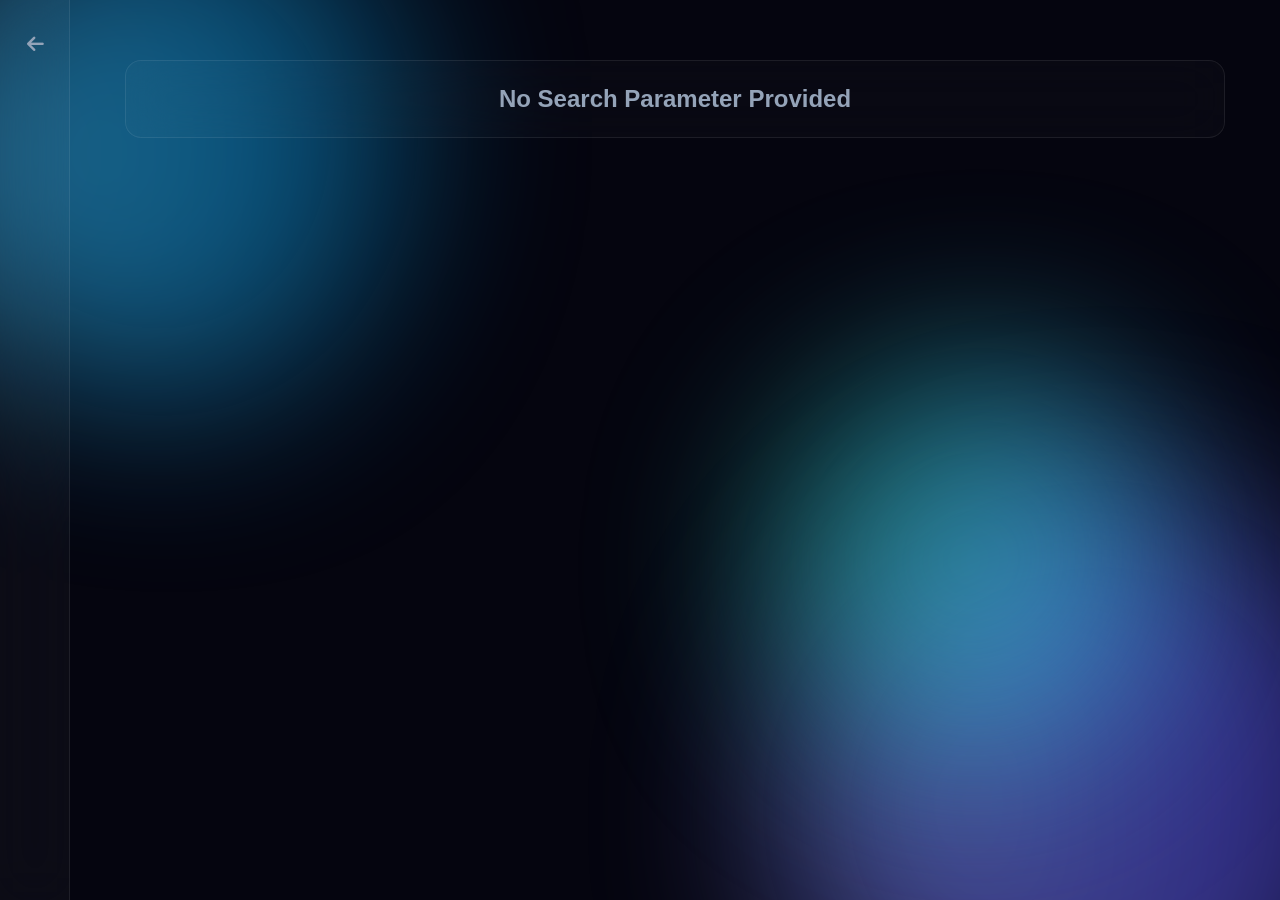
<file: LearnMore.html>
<!DOCTYPE html>
<html lang="en">
<head>
    <meta charset="UTF-8">
    <meta name="viewport" content="width=device-width, initial-scale=1.0">
    <title>Learn More | STEMULAR</title>
    <link rel="stylesheet" href="Mainpage-style.css">
    <link rel="stylesheet" href="https://cdnjs.cloudflare.com/ajax/libs/font-awesome/6.4.0/css/all.min.css">
    <script src="theme.js"></script>
</head>
<body>

    <!-- Background Lava Blobs -->
    <div class="blob-container" id="blob-container">
        <div class="blob blob-1"></div>
        <div class="blob blob-2"></div>
        <div class="blob blob-3"></div>
    </div>

    <!-- Sidebar Navigation -->
    <nav class="sidebar">
        <div class="nav-home-group">
            <a class="nav-item nav-home" href="index.html" aria-label="Back to Search">
                <i class="fa-solid fa-arrow-left nav-icon"></i>
                <span class="nav-label">Back to Search</span>
            </a>
        </div>
    </nav>

    <!-- Main Content Container -->
    <main class="main-layout" style="margin-left: var(--sidebar-collapsed); padding: 40px 20px; min-height: 100vh; justify-content: flex-start; overflow-y: auto;">
        <div class="result-card" id="term-details-card" style="max-width: 1100px; width: 100%; margin-top: 20px;">
            <h2 style="text-align:center; color: var(--text-muted);">Loading Term...</h2>
        </div>
    </main>

    <script src="database.js"></script>
    <script src="LearnMore-script.js"></script>
</body>
</html>
</file>
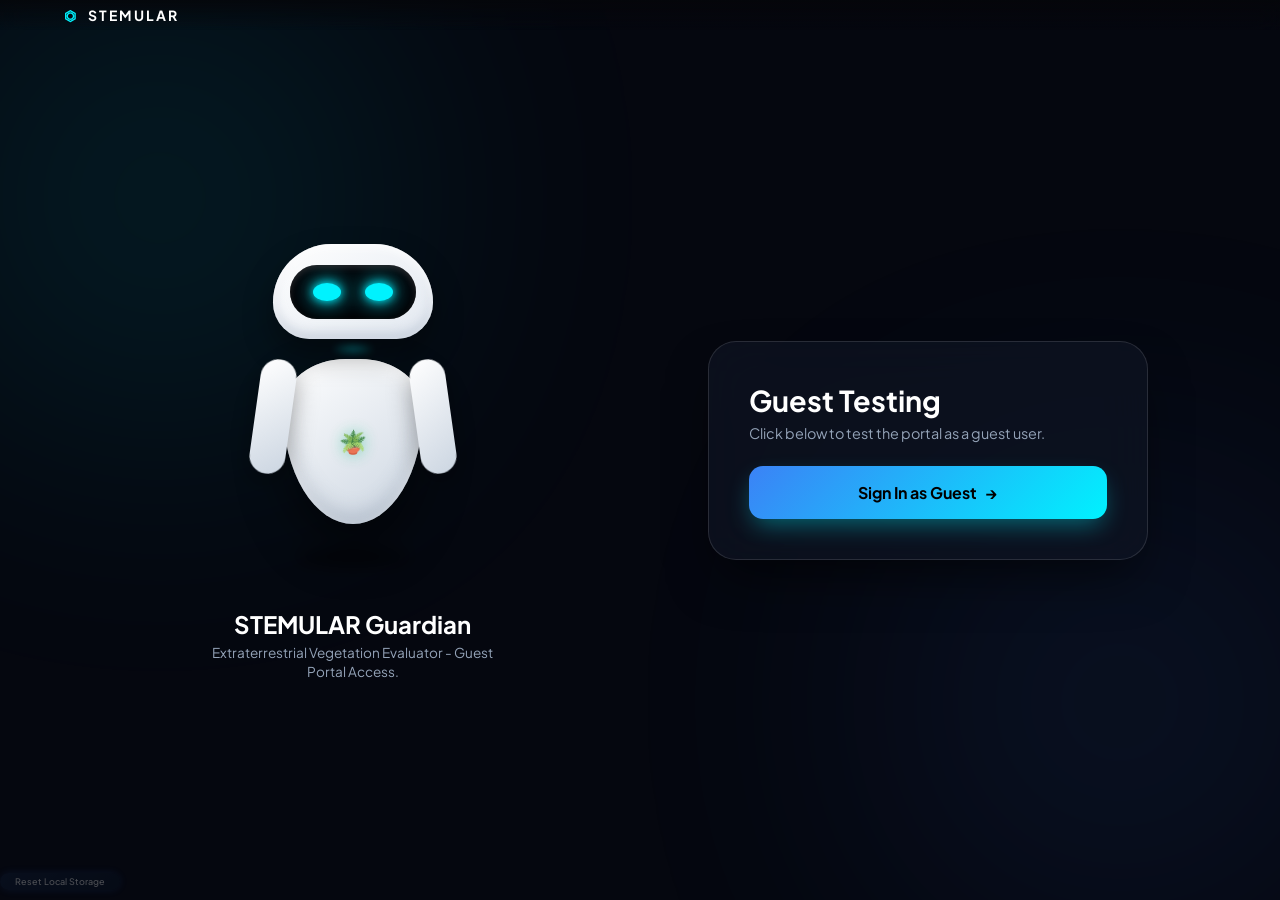
<file: login.html>
<!DOCTYPE html>
<html lang="en">
<head>
  <meta charset="UTF-8">
  <meta name="viewport" content="width=device-width, initial-scale=1.0">
  <title>STEMULAR Portal</title>
  <link rel="stylesheet" href="login-style.css">
  <link rel="preconnect" href="https://fonts.googleapis.com">
  <link rel="preconnect" href="https://fonts.gstatic.com" crossorigin>
  <link href="https://fonts.googleapis.com/css2?family=Inter:wght@400;500;600;700&family=Plus+Jakarta+Sans:wght@400;500;600;700&display=swap" rel="stylesheet">
</head>
<body>

  <!-- Ambient Background Glows -->
  <div class="ambient-light light-1"></div>
  <div class="ambient-light light-2"></div>

  <header class="portal-header">
    <a href="Overview.html" class="portal-logo" aria-label="Return to STEMULAR home">
      <span class="portal-logo-icon">⏣</span> STEMULAR
    </a>
  </header>

  <main class="split-screen">
    
    <!-- LEFT SIDE: EVE-INSPIRED ROBOT SECTION -->
    <section class="robot-section">
      <div class="robot-stage">
        <div class="robot-container" id="robot">
          
          <!-- Floating Flippers -->
          <div class="flipper flipper-left" id="flipper-left"></div>
          <div class="flipper flipper-right" id="flipper-right"></div>

          <!-- EVE Floating Head -->
          <div class="eve-head" id="robot-head">
            <div class="eve-visor">
              <!-- Glowing Digital LED Eyes -->
              <div class="led-eye left-eye" id="eye-left"></div>
              <div class="led-eye right-eye" id="eye-right"></div>
            </div>
          </div>

          <!-- Magnetic Levitation Gap -->
          <div class="mag-lev-gap"></div>

          <!-- EVE Egg Body -->
          <div class="eve-body">
            <div class="status-emblem">🪴</div>
          </div>
          
          <div class="eve-shadow"></div>
        </div>
      </div>
      <div class="robot-caption">
        <h2>STEMULAR Guardian</h2>
        <p>Extraterrestrial Vegetation Evaluator - Guest Portal Access.</p>
      </div>
    </section>

    <!-- RIGHT SIDE: GUEST TESTING AUTHENTICATION -->
    <section class="form-section">
      <div class="auth-card">

        <!-- Title & Status Messages -->
        <div class="form-header">
          <h1 id="form-title">Guest Testing</h1>
          <p id="form-subtitle">Click below to test the portal as a guest user.</p>
          <div class="alert-box" id="alert-box"></div>
        </div>

        <form id="auth-form" novalidate>
          <!-- Submit Button -->
          <button type="submit" class="submit-btn" id="submit-btn">
            <span id="btn-text">Sign In as Guest</span>
            <span class="btn-arrow">→</span>
          </button>
        
          <!-- Countdown Timer Display -->
          <div id="countdown-text" class="countdown-display" style="display: none; text-align: center; margin-top: 16px; color: var(--accent-cyan); font-weight: 600; font-size: 0.9rem;"></div>
        </form>

      </div>
    </section>

  </main>

  <button class="reset-btn" onclick="resetStorage()">Reset Local Storage</button>
  <script src="login-script.js"></script>
</body>
</html>
</file>
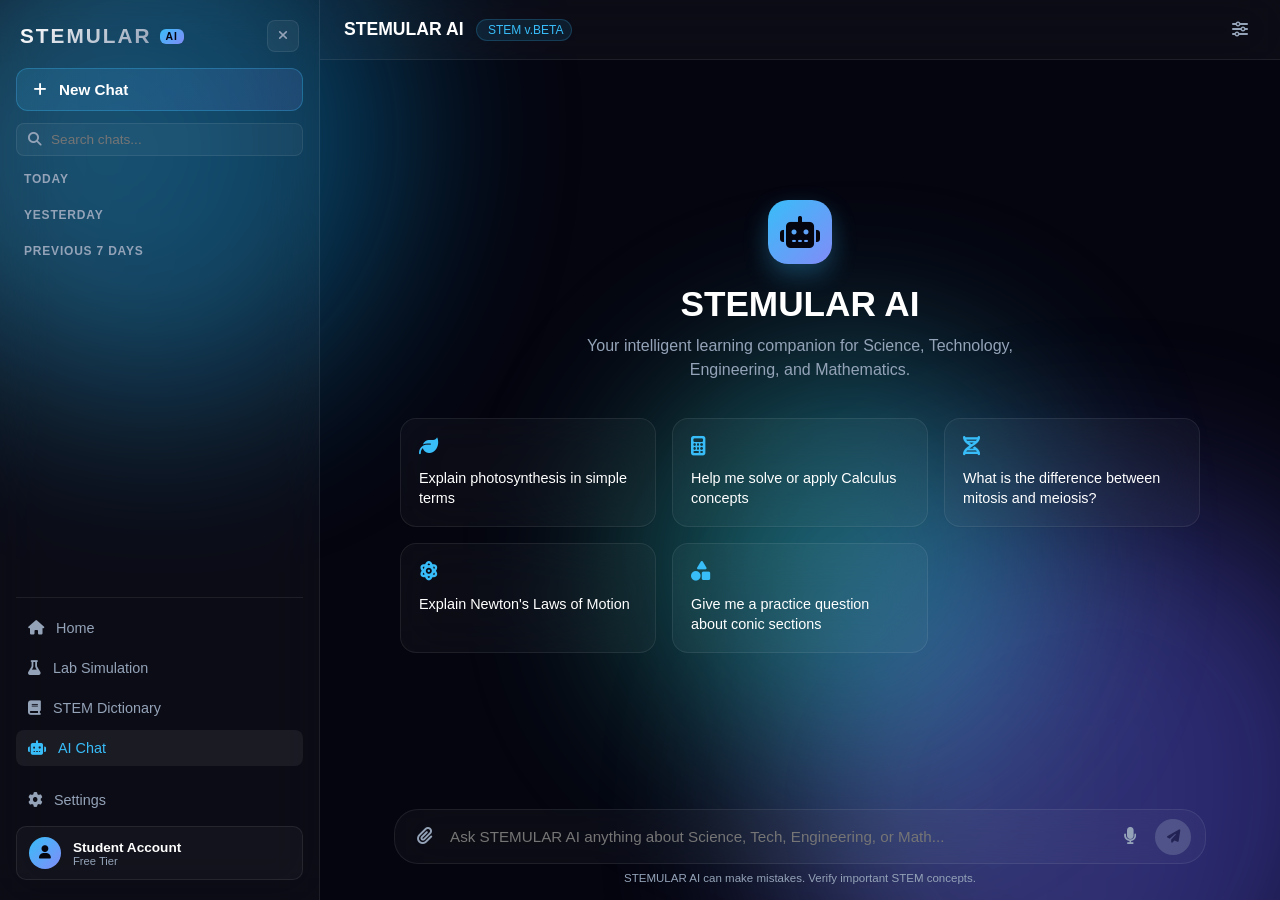
<file: ai-chat/ai-chat.html>
<!DOCTYPE html>
<html lang="en" data-theme="standard">
<head>
    <meta charset="UTF-8">
    <meta name="viewport" content="width=device-width, initial-scale=1.0">
    <title>STEMULAR AI Chat | Intelligent STEM Learning Companion</title>
    <!-- Font Awesome for Icons -->
    <link rel="stylesheet" href="https://cdnjs.cloudflare.com/ajax/libs/font-awesome/6.4.0/css/all.min.css">
    <link rel="stylesheet" href="ai-chat-style.css">
    <!-- Immediate Theme Application Script -->
    <script>
        (function() {
            const savedTheme = localStorage.getItem('stemular-theme') || 'standard';
            if (savedTheme === 'dark') document.documentElement.classList.add('dark-theme');
            if (savedTheme === 'light') document.documentElement.classList.add('light-theme');
            document.documentElement.setAttribute('data-theme', savedTheme);
        })();
    </script>
</head>
<body>

    <!-- Background Lava Blobs -->
    <div class="blob-container" id="blob-container">
        <div class="blob blob-1"></div>
        <div class="blob blob-2"></div>
        <div class="blob blob-3"></div>
    </div>

    <!-- Mobile Top Navigation Header -->
    <header class="mobile-header">
        <button class="mobile-menu-btn" id="mobile-menu-toggle" aria-label="Open Navigation Sidebar">
            <i class="fa-solid fa-bars"></i>
        </button>
        <div class="mobile-brand">
            <span class="stemular-logo-text">STEMULAR</span> <span class="ai-badge">AI</span>
        </div>
        <button class="mobile-new-chat-btn" id="mobile-new-chat-btn" aria-label="Start New Chat">
            <i class="fa-solid fa-pen-to-square"></i>
        </button>
    </header>

    <!-- Overlay Backdrop for Mobile Navigation -->
    <div class="sidebar-overlay" id="sidebar-overlay"></div>

    <!-- Main Sidebar / Navigation Panel -->
    <aside class="chat-sidebar" id="chat-sidebar">
        <!-- Sidebar Brand & New Chat Button -->
        <div class="sidebar-top">
            <div class="brand-container">
                <a href="../index.html" class="logo-link">
                    <h1 class="stemular-logo-text">STEMULAR</h1>
                    <span class="ai-badge">AI</span>
                </a>
                <button class="sidebar-close-btn" id="sidebar-close-btn" type="button" aria-label="Close navigation sidebar" title="Close sidebar">
                    <i class="fa-solid fa-xmark" aria-hidden="true"></i>
                </button>
            </div>
            
            <button class="new-chat-btn" id="new-chat-btn">
                <i class="fa-solid fa-plus"></i>
                <span>New Chat</span>
            </button>

            <!-- Search Chat History -->
            <div class="history-search-wrapper">
                <i class="fa-solid fa-magnifying-glass search-icon"></i>
                <input type="text" id="history-search" placeholder="Search chats..." autocomplete="off">
            </div>
        </div>

        <!-- Chat History Container -->
        <div class="history-section" id="history-section">
            <div class="history-group" id="group-today">
                <span class="history-group-title">Today</span>
                <div class="history-items" id="items-today"></div>
            </div>
            <div class="history-group" id="group-yesterday">
                <span class="history-group-title">Yesterday</span>
                <div class="history-items" id="items-yesterday"></div>
            </div>
            <div class="history-group" id="group-previous">
                <span class="history-group-title">Previous 7 Days</span>
                <div class="history-items" id="items-previous"></div>
            </div>
        </div>

        <!-- Sidebar Navigation Links -->
        <nav class="sidebar-nav">
            <div class="nav-divider"></div>
            <a href="../index.html" class="nav-link">
                <i class="fa-solid fa-house nav-icon"></i>
                <span>Home</span>
            </a>
            <a href="../Lab-Simulation.html" class="nav-link">
                <i class="fa-solid fa-flask nav-icon"></i>
                <span>Lab Simulation</span>
            </a>
            <a href="../Dictionary.html" class="nav-link">
                <i class="fa-solid fa-book nav-icon"></i>
                <span>STEM Dictionary</span>
            </a>
            <a href="#" class="nav-link active" aria-current="page">
                <i class="fa-solid fa-robot nav-icon"></i>
                <span>AI Chat</span>
            </a>
        </nav>

        <!-- Sidebar Footer Options -->
        <div class="sidebar-footer">
            <button class="footer-btn" id="open-settings-btn">
                <i class="fa-solid fa-gear"></i>
                <span>Settings</span>
            </button>

            <a href="../Account.html" class="user-profile-btn">
                <div class="avatar">
                    <i class="fa-solid fa-user"></i>
                </div>
                <div class="user-info">
                    <span class="user-name">Student Account</span>
                    <span class="user-status">Free Tier</span>
                </div>
            </a>
        </div>
    </aside>

    <!-- Main AI Chat Work Area -->
    <main class="chat-main">
        <!-- Chat Header -->
        <header class="chat-header">
            <div class="header-left">
                <h2 class="chat-title" id="active-chat-title">STEMULAR AI</h2>
                <span class="model-badge"><i class="fa-solid fa-sparkles"></i> STEM v.BETA</span>
            </div>
            <div class="header-actions">
                <button class="header-btn" id="header-settings-btn" title="Settings">
                    <i class="fa-solid fa-sliders"></i>
                </button>
            </div>
        </header>

        <!-- Chat Stream & Welcome Screen Container -->
        <div class="messages-container" id="messages-container">
            <!-- Welcome Screen (Visible on Empty State) -->
            <div class="welcome-screen" id="welcome-screen">
                <div class="welcome-hero">
                    <div class="welcome-icon">
                        <i class="fa-solid fa-robot"></i>
                    </div>
                    <h1>STEMULAR AI</h1>
                    <p class="subtitle">Your intelligent learning companion for Science, Technology, Engineering, and Mathematics.</p>
                </div>

                <div class="prompt-grid">
                    <button class="prompt-card" data-prompt="Explain photosynthesis in simple terms">
                        <i class="fa-solid fa-leaf prompt-icon"></i>
                        <span class="prompt-text">Explain photosynthesis in simple terms</span>
                    </button>
                    <button class="prompt-card" data-prompt="How do I solve or apply Calculus concepts?">
                        <i class="fa-solid fa-calculator prompt-icon"></i>
                        <span class="prompt-text">Help me solve or apply Calculus concepts</span>
                    </button>
                    <button class="prompt-card" data-prompt="What is the difference between mitosis and meiosis?">
                        <i class="fa-solid fa-dna prompt-icon"></i>
                        <span class="prompt-text">What is the difference between mitosis and meiosis?</span>
                    </button>
                    <button class="prompt-card" data-prompt="Explain Newton's Laws of Motion">
                        <i class="fa-solid fa-atom prompt-icon"></i>
                        <span class="prompt-text">Explain Newton's Laws of Motion</span>
                    </button>
                    <button class="prompt-card" data-prompt="Give me a practice question about conic sections">
                        <i class="fa-solid fa-shapes prompt-icon"></i>
                        <span class="prompt-text">Give me a practice question about conic sections</span>
                    </button>
                </div>
            </div>

            <!-- Active Message List -->
            <div class="message-stream" id="message-stream"></div>
        </div>

        <!-- Sticky Chat Input Container -->
        <div class="input-container">
            <form class="chat-input-form" id="chat-form">
                <button type="button" class="input-action-btn" id="attach-btn" title="Attach file or image">
                    <i class="fa-solid fa-paperclip"></i>
                </button>
                
                <textarea 
                    id="chat-input" 
                    placeholder="Ask STEMULAR AI anything about Science, Tech, Engineering, or Math..." 
                    rows="1" 
                    required></textarea>
                
                <button type="button" class="input-action-btn" id="mic-btn" title="Voice Input">
                    <i class="fa-solid fa-microphone"></i>
                </button>

                <button type="submit" class="send-btn" id="send-btn" disabled title="Send message">
                    <i class="fa-solid fa-paper-plane"></i>
                </button>
            </form>
            <div class="input-disclaimer">
                <span>STEMULAR AI can make mistakes. Verify important STEM concepts.</span>
            </div>
        </div>
    </main>

    <!-- Toast Feedback Notification -->
    <div class="toast" id="toast-notification">Copied to clipboard!</div>

    <!-- Modal Settings Drawer -->
    <div class="modal-overlay" id="settings-modal" role="dialog" aria-modal="true" aria-labelledby="settings-title">
        <div class="modal-card settings-modal-card">
            <div class="modal-header">
                <h3 class="modal-title" id="settings-title"><i class="fa-solid fa-gear"></i> Settings</h3>
                <button class="modal-close-icon" id="close-settings-btn"><i class="fa-solid fa-xmark"></i></button>
            </div>
            
            <div class="settings-body">
                <!-- Theme Option -->
                <div class="setting-item">
                    <div class="setting-info">
                        <span class="setting-label">Theme</span>
                        <span class="setting-desc">Select visual styling language</span>
                    </div>
                    <div class="theme-options">
                        <button class="theme-card" data-theme="standard">
                            <i class="fa-solid fa-circle-dot"></i>
                            <span>Standard</span>
                        </button>
                        <button class="theme-card" data-theme="light">
                            <i class="fa-solid fa-sun"></i>
                            <span>Light</span>
                        </button>
                        <button class="theme-card" data-theme="dark">
                            <i class="fa-solid fa-moon"></i>
                            <span>Dark</span>
                        </button>
                    </div>
                </div>

                <!-- Key behavior option -->
                <div class="setting-item">
                    <div class="setting-info">
                        <span class="setting-label">Enter Key Behavior</span>
                        <span class="setting-desc">Press Enter to send message</span>
                    </div>
                    <label class="toggle-switch">
                        <input type="checkbox" id="enter-send-toggle" checked>
                        <span class="slider"></span>
                    </label>
                </div>

                <!-- Clear History Option -->
                <div class="setting-item">
                    <div class="setting-info">
                        <span class="setting-label">Clear Chat History</span>
                        <span class="setting-desc">Delete all client-side chat sessions</span>
                    </div>
                    <button class="danger-btn" id="clear-history-btn">Clear All</button>
                </div>

                <!-- About Section -->
                <div class="setting-item about-section">
                    <div class="setting-info">
                        <span class="setting-label">About STEMULAR AI</span>
                        <span class="setting-desc">v2.4.0 — Academic Learning Assistant</span>
                    </div>
                </div>
            </div>

            <div class="modal-footer">
                <button class="modal-close-btn" id="save-settings-btn">Done</button>
            </div>
        </div>
    </div>

    <!-- External JavaScript -->
     <!-- Load STEM Category Libraries -->
    <script src="library/library-mathematics.js"></script>
    <script src="library/library-physics.js"></script>
    <script src="library/library-biology.js"></script>
    <script src="library/library-chemistry.js"></script>
    <script src="library/library-earthScience.js"></script>
    <script src="library/library-computerScience.js"></script>
    <script src="library/library-engineering.js"></script>

    <!-- Load Main Library Router -->
    <script src="library/library.js" defer></script>
    <script src="library/stem-answer-bank.js" defer></script>
    <script src="library/ai-response-engine.js" defer></script>
    <!-- Main Chat Logic -->
    <script src="ai-chat-script.js" defer></script>
</body>
</html>
</file>
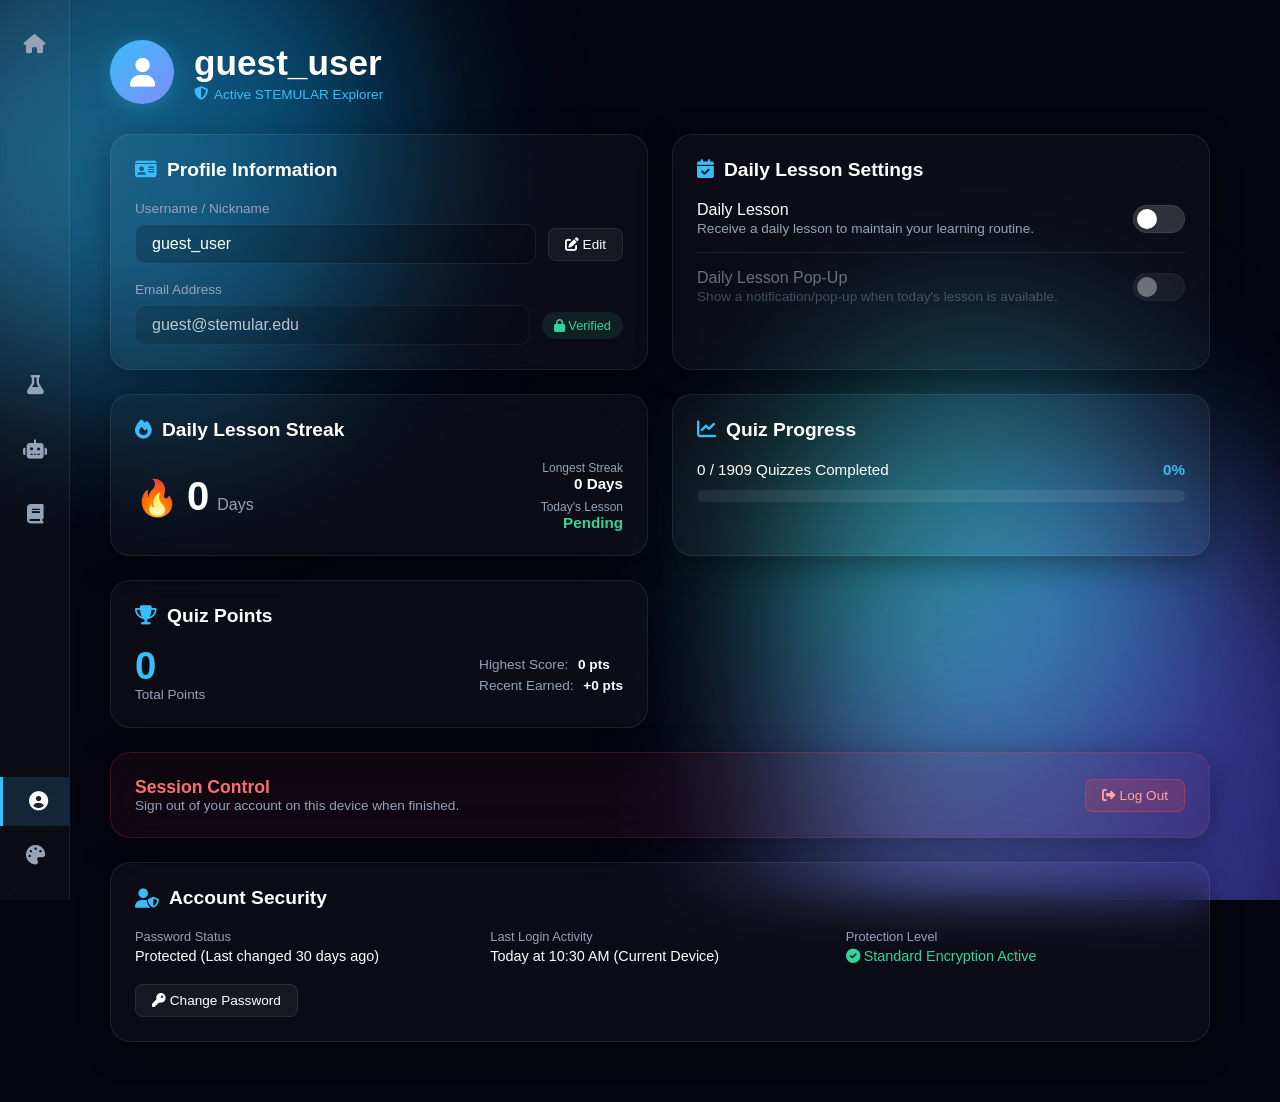
<file: frontend/Account.html>
<!DOCTYPE html>
<html lang="en">
<head>
    <meta charset="UTF-8">
    <meta name="viewport" content="width=device-width, initial-scale=1.0">
    <title>Account Settings | STEMULAR</title>
    <!-- Main Style Sheet -->
    <link rel="stylesheet" href="Mainpage-style.css">
    <!-- Account Specific Style Sheet -->
    <link rel="stylesheet" href="account-style.css">
    <!-- Font Awesome for Icons -->
    <link rel="stylesheet" href="https://cdnjs.cloudflare.com/ajax/libs/font-awesome/6.4.0/css/all.min.css">

    <!-- Global Theme Script (Executes prior to page render to prevent flinch) -->
    <script src="theme.js"></script>
</head>
<body class="account-page">

    <!-- Background Lava Blobs -->
    <div class="blob-container" id="blob-container">
        <div class="blob blob-1"></div>
        <div class="blob blob-2"></div>
        <div class="blob blob-3"></div>
    </div>

    <!-- Left Side Navigation Bar -->
    <nav class="sidebar">
        <div class="nav-home-group">
            <a class="nav-item" href="index.html" aria-label="Go to home page">
                <i class="fa-solid fa-house nav-icon"></i>
                <span class="nav-label">Home</span>
            </a>
        </div>

        <!-- Main Navigation -->
        <div class="nav-center-group">
            <div class="nav-item has-submenu">
                <a class="nav-link" href="Lab-Simulation.html">
                    <i class="fa-solid fa-flask nav-icon"></i>
                    <span class="nav-label">Lab Simulation</span>
                </a>
                <div class="submenu">
                    <a class="submenu-item" href="Lab-Simulation.html?category=math"><i class="fa-solid fa-calculator"></i> Math Simulation</a>
                    <a class="submenu-item" href="Lab-Simulation.html?category=science"><i class="fa-solid fa-atom"></i> Science Simulation</a>
                    <a class="submenu-item" href="Lab-Simulation.html?category=engineering"><i class="fa-solid fa-cogs"></i> Engineering Simulation</a>
                </div>
            </div>

            <a class="nav-item" href="ai-chat/ai-chat.html">
                <i class="fa-solid fa-robot nav-icon"></i>
                <span class="nav-label">AI Chat</span>
            </a>

            <a class="nav-item" href="Dictionary.html">
                <i class="fa-solid fa-book nav-icon"></i>
                <span class="nav-label">STEM Dictionary</span>
            </a>
        </div>

        <!-- Bottom Navigation (Account & Settings) -->
        <div class="nav-bottom-group">
            <a class="nav-item active" href="account.html" aria-current="page">
                <i class="fa-solid fa-user-circle nav-icon"></i>
                <span class="nav-label">Account</span>
            </a>
            
            <div class="nav-item has-submenu">
                <a class="nav-link" href="#">
                    <i class="fa-solid fa-palette nav-icon"></i>
                    <span class="nav-label">Themes</span>
                </a>
                <div class="submenu themes-submenu">
                    <a class="submenu-item theme-selector" href="#" data-theme="dark">
                        <i class="fa-solid fa-moon"></i> Dark
                    </a>
                    <a class="submenu-item theme-selector" href="#" data-theme="light">
                        <i class="fa-solid fa-sun"></i> Light
                    </a>
                    <a class="submenu-item theme-selector" href="#" data-theme="standard">
                        <i class="fa-solid fa-circle-dot"></i> Standard (Normal)
                    </a>
                </div>
            </div>
        </div>
    </nav>

    <!-- Main Account Content Area -->
    <main class="account-dashboard-layout">
        
        <!-- Dashboard Header -->
        <header class="account-header">
            <div class="header-user-badge">
                <div class="avatar-circle">
                    <i class="fa-solid fa-user"></i>
                </div>
                <div>
                    <h1 id="header-username-display">Jayesh</h1>
                    <p class="account-status-pill"><i class="fa-solid fa-shield-halved"></i> Active STEMULAR Explorer</p>
                </div>
            </div>
        </header>

        <!-- Main Account Grid -->
        <div class="account-grid">

            <!-- Profile & Account Information -->
            <section class="account-card profile-card">
                <div class="card-header">
                    <h2><i class="fa-solid fa-id-card"></i> Profile Information</h2>
                </div>
                <div class="card-body">
                    
                    <!-- Username Field -->
                    <div class="info-group">
                        <label for="username-input">Username / Nickname</label>
                        <div class="input-action-wrapper">
                            <input type="text" id="username-input" class="stemular-input" readonly value="Jayesh">
                            <button type="button" id="edit-username-btn" class="action-btn">
                                <i class="fa-solid fa-pen-to-square"></i> Edit
                            </button>
                            <button type="button" id="save-username-btn" class="action-btn primary-btn" style="display: none;">
                                <i class="fa-solid fa-check"></i> Save
                            </button>
                        </div>
                    </div>

                    <!-- Email Field -->
                    <div class="info-group">
                        <label for="email-input">Email Address</label>
                        <div class="input-action-wrapper">
                            <input type="email" id="email-input" class="stemular-input disabled-input" readonly value="jayesh@stemular.edu">
                            <span class="field-badge"><i class="fa-solid fa-lock"></i> Verified</span>
                        </div>
                    </div>

                </div>
            </section>

            <!-- Daily Lesson Settings -->
            <section class="account-card lesson-settings-card">
                <div class="card-header">
                    <h2><i class="fa-solid fa-calendar-check"></i> Daily Lesson Settings</h2>
                </div>
                <div class="card-body toggle-list">
                    
                    <!-- Daily Lesson Main Toggle -->
                    <div class="setting-toggle-row">
                        <div class="setting-text">
                            <h3>Daily Lesson</h3>
                            <p>Receive a daily lesson to maintain your learning routine.</p>
                        </div>
                        <label class="stem-switch">
                            <input type="checkbox" id="daily-lesson-toggle">
                            <span class="stem-slider"></span>
                        </label>
                    </div>

                    <hr class="card-divider">

                    <!-- Daily Lesson Pop-Up Toggle -->
                    <div class="setting-toggle-row" id="popup-setting-row">
                        <div class="setting-text">
                            <h3>Daily Lesson Pop-Up</h3>
                            <p>Show a notification/pop-up when today's lesson is available.</p>
                        </div>
                        <label class="stem-switch">
                            <input type="checkbox" id="daily-popup-toggle">
                            <span class="stem-slider"></span>
                        </label>
                    </div>

                </div>
            </section>

            <!-- Daily Lesson Streak -->
            <section class="account-card streak-card">
                <div class="card-header">
                    <h2><i class="fa-solid fa-fire"></i> Daily Lesson Streak</h2>
                </div>
                <div class="card-body streak-body">
                    <div class="streak-badge-main">
                        <span class="fire-icon">🔥</span>
                        <span class="streak-count" id="current-streak-val">0</span>
                        <span class="streak-unit">Days</span>
                    </div>
                    <div class="streak-stats">
                        <div class="stat-box">
                            <span class="stat-label">Longest Streak</span>
                            <span class="stat-value" id="longest-streak-val">0 Days</span>
                        </div>
                        <div class="stat-box">
                            <span class="stat-label">Today's Lesson</span>
                            <span class="stat-value highlight-status" id="today-lesson-status">Pending</span>
                        </div>
                    </div>
                </div>
            </section>

            <!-- Quiz Progress -->
            <section class="account-card progress-card">
                <div class="card-header">
                    <h2><i class="fa-solid fa-chart-line"></i> Quiz Progress</h2>
                </div>
                <div class="card-body">
                    <div class="progress-meta">
                        <span class="progress-text-count" id="quiz-ratio-text">0 / 1909 Quizzes Completed</span>
                        <span class="progress-percentage" id="quiz-percentage-text">0.00%</span>
                    </div>
                    <div class="progress-bar-track">
                        <div class="progress-bar-fill" id="quiz-progress-fill"></div>
                    </div>
                </div>
            </section>

            <!-- Quiz Points -->
            <section class="account-card points-card">
                <div class="card-header">
                    <h2><i class="fa-solid fa-trophy"></i> Quiz Points</h2>
                </div>
                <div class="card-body points-body">
                    <div class="points-display">
                        <span class="points-number" id="quiz-points-val">0</span>
                        <span class="points-label">Total Points</span>
                    </div>
                    <div class="points-breakdown">
                        <div class="sub-stat">
                            <span>Highest Score:</span>
                            <strong id="highest-score-val">0 pts</strong>
                        </div>
                        <div class="sub-stat">
                            <span>Recent Earned:</span>
                            <strong id="recent-earned-val">+0 pts</strong>
                        </div>
                    </div>
                </div>
            </section>

            <!-- Logout Section -->
            <section class="account-card logout-card">
                <div class="card-body logout-body">
                    <div class="logout-text">
                        <h3>Session Control</h3>
                        <p>Sign out of your account on this device when finished.</p>
                    </div>
                    <button type="button" id="logout-btn" class="action-btn danger-btn">
                        <i class="fa-solid fa-right-from-bracket"></i> Log Out
                    </button>
                </div>
            </section>

            <!-- Account Security Section -->
            <section class="account-card security-card">
                <div class="card-header">
                    <h2><i class="fa-solid fa-user-shield"></i> Account Security</h2>
                </div>
                <div class="card-body security-body">
                    <div class="security-info-grid">
                        <div class="security-item">
                            <span class="sec-label">Password Status</span>
                            <span class="sec-value" id="password-status-val">Protected (Last changed 30 days ago)</span>
                        </div>
                        <div class="security-item">
                            <span class="sec-label">Last Login Activity</span>
                            <span class="sec-value" id="last-login-val">Today at 10:30 AM (Current Device)</span>
                        </div>
                        <div class="security-item">
                            <span class="sec-label">Protection Level</span>
                            <span class="sec-value security-good"><i class="fa-solid fa-circle-check"></i> Standard Encryption Active</span>
                        </div>
                    </div>
                    <div class="security-actions">
                        <button type="button" class="action-btn" id="change-password-btn">
                            <i class="fa-solid fa-key"></i> Change Password
                        </button>
                    </div>
                </div>
            </section>

        </div>
    </main>

    <!-- Custom Modal for Logout Confirmation -->
    <div class="modal-overlay" id="logout-modal">
        <div class="modal-card">
            <h3>Confirm Log Out</h3>
            <p>Are you sure you want to log out of your STEMULAR session?</p>
            <div class="modal-actions">
                <button class="action-btn" id="cancel-logout-btn">Cancel</button>
                <button class="action-btn danger-btn" id="confirm-logout-btn">Log Out</button>
            </div>
        </div>
    </div>
    
    <!-- NEW MODAL CODE (Placed outside nav and main) -->
    <div class="modal-overlay" id="notice-modal">
        <div class="modal-card">
            <div class="modal-icon">
                <i class="fa-solid fa-screwdriver-wrench"></i>
            </div>
            <h3 class="modal-title">Under Construction</h3>
            <p class="modal-text"> The AI Chat feature isn't available yet. Check back soon for updates!</p>
            <button class="modal-close-btn" id="close-modal-btn">Got it</button>
        </div>
    </div>

    <!-- Account Page Logic -->
    <script src="account.js"></script>
</body>
</html>
</file>
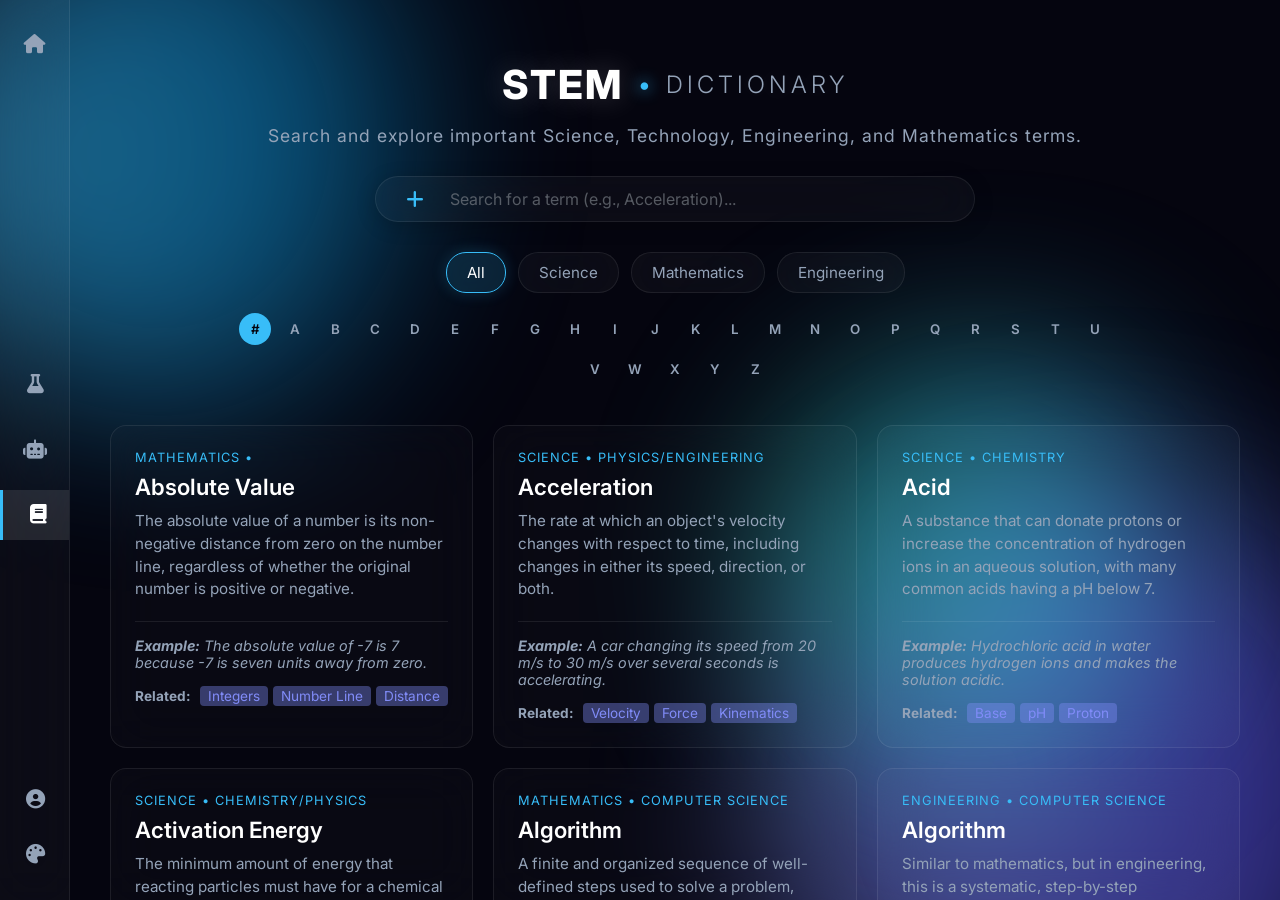
<file: frontend/Dictionary.html>
<!DOCTYPE html>
<html lang="en">
<head>
    <meta charset="UTF-8">
    <meta name="viewport" content="width=device-width, initial-scale=1.0">
    <title>STEM Dictionary | STEMULAR</title>
    <link rel="stylesheet" href="Mainpage-style.css">
    <link rel="stylesheet" href="Dictionary-style.css">
    <link href="https://fonts.googleapis.com/css2?family=Inter:wght@300;400;600;800&display=swap" rel="stylesheet">
    <link rel="stylesheet" href="https://cdnjs.cloudflare.com/ajax/libs/font-awesome/6.4.0/css/all.min.css">

    <script src="theme.js"></script>
</head>
<body>

    <!-- Background Lava Blobs[cite: 1] -->
    <div class="blob-container" id="blob-container">
        <div class="blob blob-1"></div>
        <div class="blob blob-2"></div>
        <div class="blob blob-3"></div>
    </div>

    <!-- Left Side Navigation Bar[cite: 1] -->
    <nav class="sidebar">
        <div class="nav-home-group">
            <a class="nav-item nav-home" href="index.html" aria-label="Go to home page">
                <i class="fa-solid fa-house nav-icon"></i>
                <span class="nav-label">Home</span>
            </a>
        </div>

        <div class="nav-center-group">
            <div class="nav-item has-submenu">
                <a class="nav-link" href="Lab-Simulation.html">
                    <i class="fa-solid fa-flask nav-icon"></i>
                    <span class="nav-label">Lab Simulation</span>
                </a>
                <div class="submenu">
                    <a class="submenu-item" href="Lab-Simulation.html?category=math"><i class="fa-solid fa-calculator"></i> Math Simulation</a>
                    <a class="submenu-item" href="Lab-Simulation.html?category=science"><i class="fa-solid fa-atom"></i> Science Simulation</a>
                    <a class="submenu-item" href="Lab-Simulation.html?category=engineering"><i class="fa-solid fa-cogs"></i> Engineering Simulation</a>
                </div>
            </div>

            <a class="nav-item" href="ai-chat/ai-chat.html">
                <i class="fa-solid fa-robot nav-icon"></i>
                <span class="nav-label">AI Chat</span>
            </a>

            <!-- Active Dictionary Navigation -->
            <a class="nav-item active" href="Dictionary.html">
                <i class="fa-solid fa-book nav-icon"></i>
                <span class="nav-label">STEM Dictionary</span>
            </a>
        </div>

        <div class="nav-bottom-group">
            <a class="nav-item" href="Account.html">
                <i class="fa-solid fa-user-circle nav-icon"></i>
                <span class="nav-label">Account</span>
            </a>
            
        <!-- Replace the existing Themes <a class="nav-item"> with this block -->
        <div class="nav-item has-submenu">
            <a class="nav-link" href="#">
                <i class="fa-solid fa-palette nav-icon"></i>
                <span class="nav-label">Themes</span>
            </a>
            <!-- Submenu -->
            <div class="submenu themes-submenu">
                <a class="submenu-item theme-selector" href="#" data-theme="dark">
                    <i class="fa-solid fa-moon"></i> Dark
                </a>
                <a class="submenu-item theme-selector" href="#" data-theme="light">
                    <i class="fa-solid fa-sun"></i> Light
                </a>
                <a class="submenu-item theme-selector" href="#" data-theme="standard">
                    <i class="fa-solid fa-circle-dot"></i> Standard (Normal)
                </a>
            </div>
        </div>
    </nav>

    <!-- Main Dictionary Layout -->
    <main class="main-layout dict-layout">
        <div class="dict-header">
            <h1 class="dictionary-logo">
                <span class="dictionary-logo-main">STEM</span>
                <span class="dictionary-logo-dot">•</span>
                <span class="dictionary-logo-subtitle">DICTIONARY</span>
            </h1>
            <p class="subtitle">Search and explore important Science, Technology, Engineering, and Mathematics terms.</p>
        </div>

        <!-- Search bar matching the lab simulation page -->
        <div class="search-container dict-search-container">
            <button class="search-plus-btn" id="dict-search-focus" type="button" aria-label="Focus dictionary search">
                <i class="fa-solid fa-plus"></i>
            </button>
            <div class="search-input-wrapper">
                <input type="text" id="dict-search" placeholder=" " autocomplete="off" />
                <span class="dict-search-placeholder">Search for a term (e.g., Acceleration)...</span>
            </div>
        </div>

        <!-- Category & Alphabet Filters -->
        <div class="filter-section">
            <div class="category-filters" id="category-filters">
                <button class="filter-btn active" data-category="All">All</button>
                <button class="filter-btn" data-category="Science">Science</button>
                <button class="filter-btn" data-category="Mathematics">Mathematics</button>
                <button class="filter-btn" data-category="Engineering">Engineering</button>
            </div>
            <div class="alphabet-filters" id="alphabet-filters">
                <!-- Populated by JavaScript -->
            </div>
        </div>

        <!-- Results Grid -->
        <div class="results-grid dict-grid" id="dict-grid">
            <!-- Cards populated dynamically -->
        </div>
    </main>

    <!-- NEW MODAL CODE (Placed outside nav and main) -->
    <div class="modal-overlay" id="notice-modal">
        <div class="modal-card">
            <div class="modal-icon">
                <i class="fa-solid fa-screwdriver-wrench"></i>
            </div>
            <h3 class="modal-title">Under Construction</h3>
            <p class="modal-text"> The AI Chat feature isn't available yet. Check back soon for updates!</p>
            <button class="modal-close-btn" id="close-modal-btn">Got it</button>
        </div>
    </div>

    <script src="Dictionary-script.js"></script>
</body>
</html>
</file>
<file: Mainpage-style.css>
/* --- CSS Variables (Developer Customization) --- */
:root {
    --bg-color: #05050f;
    --accent-primary: #38bdf8;
    --accent-secondary: #818cf8;
    --text-main: #ffffff;
    --text-muted: #94a3b8;
    
    /* Glassmorphism settings */
    --glass-bg: rgba(255, 255, 255, 0.03);
    --glass-border: rgba(255, 255, 255, 0.08);
    --glass-blur: 24px;
    --glass-shadow: 0 8px 32px 0 rgba(0, 0, 0, 0.37);
    
    /* Navigation */
    --sidebar-collapsed: 70px;
    --sidebar-expanded: 260px;
    
    /* Animations */
    --transition-fast: 0.2s cubic-bezier(0.4, 0, 0.2, 1);
    --transition-smooth: 0.4s cubic-bezier(0.4, 0, 0.2, 1);
}

/* --- Global Reset & Typography --- */
* {
    margin: 0;
    padding: 0;
    box-sizing: border-box;
    font-family: 'Inter', -apple-system, BlinkMacSystemFont, "Segoe UI", Roboto, sans-serif;
}

body {
    background-color: var(--bg-color);
    color: var(--text-main);
    overflow: hidden; /* Prevents scrolling on homepage */
}

/* --- Background Blobs (Lava Lamp Effect) --- */
.blob-container {
    position: fixed;
    top: 0; left: 0;
    width: 100vw; height: 100vh;
    z-index: -1;
    overflow: hidden;
}

.blob {
    position: absolute;
    filter: blur(92px);
    /* The main body and its droplets are blurred as one layer, so they melt together. */
    border-radius: 55% 45% 42% 58% / 54% 43% 57% 46%;
    opacity: 0.56;
    animation: blob-float 24s infinite alternate cubic-bezier(0.45, 0.05, 0.55, 0.95),
               blob-morph 13s infinite ease-in-out;
    transition: transform 0.5s ease-out; /* For parallax */
    will-change: transform, border-radius;
}

/* Satellite drops detach from the body, then are drawn back into it like a lava lamp. */
.blob::before,
.blob::after {
    content: "";
    position: absolute;
    display: block;
    background: inherit;
    border-radius: 50%;
    transform-origin: center;
    will-change: transform, border-radius;
}

.blob::before {
    width: 44%;
    height: 44%;
    top: 24%;
    left: 26%;
    animation: blob-split-one 12s infinite cubic-bezier(0.45, 0.05, 0.55, 0.95);
}

.blob::after {
    width: 28%;
    height: 28%;
    top: 38%;
    left: 38%;
    animation: blob-split-two 12s infinite cubic-bezier(0.45, 0.05, 0.55, 0.95);
}

.blob-1 {
    width: 500px; height: 500px;
    background: linear-gradient(to right, var(--accent-primary), #0284c7);
    top: -100px; left: -100px;
}

.blob-2 {
    width: 600px; height: 600px;
    background: linear-gradient(to right, var(--accent-secondary), #4f46e5);
    bottom: -200px; right: -100px;
    animation-delay: -5s, -3s;
    animation-duration: 28s, 16s;
}

.blob-2::before,
.blob-2::after {
    animation-delay: -4.5s;
}

.blob-3 {
    width: 400px; height: 400px;
    background: linear-gradient(to right, #2dd4bf, var(--accent-primary));
    top: 40%; left: 60%;
    animation-delay: -10s, -7s;
    animation-duration: 21s, 11s;
}

.blob-3::before,
.blob-3::after {
    animation-delay: -8s;
}

@keyframes blob-float {
    0% { transform: translate(0, 0) scale(1); }
    35% { transform: translate(90px, 35px) scale(1.08); }
    70% { transform: translate(30px, 130px) scale(0.94); }
    100% { transform: translate(-65px, 105px) scale(1.03); }
}

@keyframes blob-morph {
    0%, 100% { border-radius: 55% 45% 42% 58% / 54% 43% 57% 46%; }
    25% { border-radius: 42% 58% 62% 38% / 46% 60% 40% 54%; }
    50% { border-radius: 63% 37% 48% 52% / 38% 55% 45% 62%; }
    75% { border-radius: 48% 52% 35% 65% / 61% 42% 58% 39%; }
}

@keyframes blob-split-one {
    0%, 14%, 100% {
        transform: translate(0, 0) scale(0.75);
        border-radius: 50%;
    }
    30% {
        transform: translate(108%, -32%) scale(0.92, 0.76);
        border-radius: 58% 42% 63% 37% / 43% 58% 42% 57%;
    }
    48% {
        transform: translate(132%, -42%) scale(0.68);
        border-radius: 50%;
    }
    65% {
        transform: translate(18%, 8%) scale(0.9, 0.72);
        border-radius: 44% 56% 39% 61% / 60% 42% 58% 40%;
    }
    78% {
        transform: translate(-104%, 70%) scale(0.72);
        border-radius: 50%;
    }
    90% {
        transform: translate(-18%, 10%) scale(0.88, 0.74);
    }
}

@keyframes blob-split-two {
    0%, 20%, 100% {
        transform: translate(0, 0) scale(0.55);
    }
    37% {
        transform: translate(-185%, 98%) scale(1.1, 0.72);
        border-radius: 62% 38% 55% 45% / 42% 61% 39% 58%;
    }
    52% {
        transform: translate(-215%, 112%) scale(0.76);
        border-radius: 50%;
    }
    70% {
        transform: translate(-22%, 8%) scale(0.75, 1.08);
        border-radius: 47% 53% 40% 60% / 59% 41% 59% 41%;
    }
    84% {
        transform: translate(92%, 140%) scale(0.66);
        border-radius: 50%;
    }
    94% {
        transform: translate(8%, 16%) scale(0.7, 0.82);
    }
}

@media (prefers-reduced-motion: reduce) {
    .blob,
    .blob::before,
    .blob::after {
        animation: none;
    }
}

/* --- Sidebar Navigation --- */
.sidebar {
    position: fixed;
    top: 0; left: 0;
    height: 100vh;
    width: var(--sidebar-collapsed);
    background: var(--glass-bg);
    backdrop-filter: blur(var(--glass-blur));
    -webkit-backdrop-filter: blur(var(--glass-blur));
    border-right: 1px solid var(--glass-border);
    display: flex;
    flex-direction: column;
    justify-content: center;
    transition: width var(--transition-smooth);
    z-index: 100;
}

.sidebar:hover {
    width: var(--sidebar-expanded);
}

.nav-center-group {
    display: flex;
    flex-direction: column;
    gap: 15px;
    width: 100%;
}

.nav-home-group {
    position: absolute;
    top: 20px;
    width: 100%;
}

.nav-item {
    display: flex;
    align-items: center;
    padding: 15px 0;
    cursor: pointer;
    position: relative;
    color: var(--text-muted);
    text-decoration: none;
    transition: color var(--transition-fast), background var(--transition-fast);
}

.nav-item:hover {
    color: var(--text-main);
    background: rgba(255, 255, 255, 0.05);
}

.nav-icon {
    width: var(--sidebar-collapsed);
    text-align: center;
    font-size: 1.2rem;
    flex-shrink: 0;
}

.nav-label {
    white-space: nowrap;
    opacity: 0;
    pointer-events: none;
    transition: opacity var(--transition-smooth), transform var(--transition-smooth);
    transform: translateX(-10px);
}

.sidebar:hover .nav-label {
    opacity: 1;
    transform: translateX(0);
}

/* --- Sidebar Bottom Group (Account & Settings) --- */
.nav-bottom-group {
    position: absolute;
    bottom: 20px;
    width: 100%;
    display: flex;
    flex-direction: column;
    gap: 5px; /* Adds a small space between Account and Settings */
}

/* --- Sidebar Submenu (Lab Simulation) --- */
.has-submenu {
    position: relative;
    padding: 0;
}

.nav-link {
    display: flex;
    align-items: center;
    width: 100%;
    padding: 15px 0;
    color: inherit;
    text-decoration: none;
}

.submenu {
    position: absolute;
    top: 0;
    left: 110%;
    min-width: 220px;
    padding: 10px;
    opacity: 0;
    pointer-events: none;
    background: rgba(61, 93, 119, 0.96);
    border: 1px solid rgba(255, 255, 255, 0.22);
    border-radius: 12px;
    box-shadow: 0 12px 35px rgba(0, 0, 0, 0.3), inset 0 1px 0 rgba(255, 255, 255, 0.22), inset 0 0 24px rgba(255, 255, 255, 0.04);
    backdrop-filter: blur(32px) saturate(150%);
    -webkit-backdrop-filter: blur(32px) saturate(150%);
    transform: translateX(-20px);
    transition: opacity 0.4s ease, transform 0.4s ease;
}

/* Invisible bridge preserves the visual gap while keeping the hover path continuous. */
.submenu::before {
    content: "";
    position: absolute;
    top: 0;
    right: 100%;
    width: 28px;
    height: 100%;
}

/* The baseline-to-right animation reveal */
.has-submenu:hover .submenu {
    opacity: 1;
    pointer-events: auto;
    transform: translateX(0);
}

.submenu-item {
    padding: 12px 15px;
    border-radius: 8px;
    color: var(--text-muted);
    font-size: 0.9rem;
    transition: var(--transition-fast);
    display: flex;
    align-items: center;
    gap: 10px;
    text-decoration: none;
}

.submenu-item:hover {
    color: var(--text-main);
    background: rgba(255, 255, 255, 0.1);
}

/* --- Main Layout --- */
.main-layout {
    margin-left: var(--sidebar-collapsed);
    height: 100vh;
    display: flex;
    flex-direction: column;
    align-items: center;
    justify-content: center;
    padding: 40px;
    transition: margin-left var(--transition-smooth);
    position: relative;
}

/* --- Hero Section (Center Homepage) --- */
.hero-section {
    display: flex;
    flex-direction: column;
    align-items: center;
    transition: transform 0.6s cubic-bezier(0.8, 0, 0.2, 1);
    width: 100%;
    max-width: 800px;
}

.logo-container {
    text-align: center;
    margin-bottom: 40px;
}

.stemular-logo-text {
    font-size: 4rem;
    font-weight: 800;
    letter-spacing: 4px;
    background: linear-gradient(135deg, var(--text-main), var(--text-muted));
    background-clip: text;
    -webkit-background-clip: text;
    -webkit-text-fill-color: transparent;
    text-shadow: 0 0 30px rgba(255, 255, 255, 0.1);
}

/* Placeholder class if dev uses custom image logo */
.custom-logo-img {
    max-width: 300px;
    filter: drop-shadow(0 0 15px var(--accent-primary));
}

.subtitle {
    margin-top: 10px;
    font-size: 1.1rem;
    color: var(--text-muted);
    letter-spacing: 1px;
}

/* --- Futuristic Search Bar --- */
.search-container {
    display: flex;
    align-items: center;
    width: 100%;
    height: 60px;
    background: var(--glass-bg);
    backdrop-filter: blur(var(--glass-blur));
    border: 1px solid var(--glass-border);
    border-radius: 40px;
    padding: 0 20px;
    box-shadow: 0 4px 20px rgba(0,0,0,0.2), inset 0 0 0 transparent;
    transition: box-shadow var(--transition-smooth), border var(--transition-smooth), transform var(--transition-fast);
}

.search-container:hover, .search-container:focus-within {
    border-color: rgba(56, 189, 248, 0.4);
    box-shadow: 0 4px 30px rgba(56, 189, 248, 0.15), inset 0 0 10px rgba(255,255,255,0.02);
    transform: scale(1.02);
}

.search-plus-btn {
    background: none;
    border: none;
    color: var(--accent-primary);
    font-size: 1.2rem;
    cursor: pointer;
    padding: 10px;
    border-radius: 50%;
    transition: transform var(--transition-fast), color var(--transition-fast);
}

.search-plus-btn:hover {
    transform: rotate(90deg);
    color: var(--text-main);
}

.search-input-wrapper {
    position: relative;
    flex-grow: 1;
    margin-left: 15px;
    height: 100%;
    display: flex;
    align-items: center;
}

.dynamic-placeholder {
    position: absolute;
    left: 0;
    color: rgba(255,255,255,0.4);
    pointer-events: none;
    font-size: 1.1rem;
    transition: opacity var(--transition-fast), transform var(--transition-fast);
}

.dynamic-placeholder.fade-out {
    opacity: 0;
    transform: translateY(-10px);
}

.dynamic-placeholder.fade-in {
    opacity: 1;
    transform: translateY(0);
}

#main-search {
    width: 100%;
    height: 100%;
    background: transparent;
    border: none;
    outline: none;
    color: var(--text-main);
    font-size: 1.1rem;
}

/* --- Search Active State (Wipe Down) --- */
.main-layout.search-active .hero-section {
    transform: translateY(-30vh) scale(0.85);
}

.search-results-section {
    position: absolute;
    top: 35%;
    width: 100%;
    max-width: 1000px;
    padding: 20px;
    opacity: 0;
    pointer-events: none;
    transform: translateY(40px);
    transition: opacity 0.5s ease 0.2s, transform 0.5s cubic-bezier(0.4, 0, 0.2, 1) 0.2s;
    height: 60vh;
    overflow-y: auto;
}

/* Hide scrollbar for aesthetics */
.search-results-section::-webkit-scrollbar { display: none; }

.main-layout.search-active .search-results-section {
    opacity: 1;
    pointer-events: auto;
    transform: translateY(0);
}

.results-header h2 {
    font-weight: 500;
    font-size: 1.2rem;
    color: var(--text-muted);
    margin-bottom: 20px;
    border-bottom: 1px solid var(--glass-border);
    padding-bottom: 10px;
}

.results-grid {
    display: grid;
    grid-template-columns: repeat(auto-fill, minmax(300px, 1fr));
    gap: 20px;
}

/* --- Search Result Cards --- */
.result-card {
    background: rgba(255, 255, 255, 0.02);
    backdrop-filter: blur(var(--glass-blur));
    border: 1px solid var(--glass-border);
    border-radius: 16px;
    padding: 24px;
    transition: transform var(--transition-fast), box-shadow var(--transition-fast);
}

.result-card:hover {
    transform: translateY(-5px);
    box-shadow: 0 10px 30px rgba(0, 0, 0, 0.3), inset 0 0 15px rgba(255,255,255,0.03);
    border-color: rgba(255, 255, 255, 0.2);
}

.result-category {
    font-size: 0.8rem;
    color: var(--accent-primary);
    text-transform: uppercase;
    letter-spacing: 1px;
    margin-bottom: 8px;
    display: block;
}

.result-title {
    font-size: 1.4rem;
    margin-bottom: 10px;
    font-weight: 600;
}

.result-definition {
    font-size: 0.95rem;
    color: var(--text-muted);
    line-height: 1.5;
    margin-bottom: 20px;
}

.result-actions {
    display: flex;
    gap: 10px;
}

.action-btn {
    background: rgba(255,255,255,0.05);
    border: 1px solid var(--glass-border);
    color: var(--text-main);
    padding: 8px 16px;
    border-radius: 8px;
    font-size: 0.85rem;
    cursor: pointer;
    transition: var(--transition-fast);
}

.action-btn:hover {
    background: var(--text-main);
    color: var(--bg-color);
}

/* --- Responsive Adjustments --- */
@media (max-width: 768px) {
    .sidebar {
        width: 60px;
        --sidebar-collapsed: 60px;
    }
    .sidebar:hover {
        width: 60px; /* Disable expand on tablet/mobile */
    }
    .nav-label, .submenu {
        display: none !important;
    }
    .main-layout {
        padding: 20px;
    }
    .stemular-logo-text {
        font-size: 2.5rem;
    }
    .main-layout.search-active .hero-section {
        transform: translateY(-20vh) scale(0.9);
    }
    .search-results-section {
        top: 25%;
    }
}

@media (max-width: 480px) {
    .sidebar {
        flex-direction: row;
        width: 100vw;
        height: 60px;
        top: auto;
        bottom: 0;
        border-right: none;
        border-top: 1px solid var(--glass-border);
        justify-content: space-between;
    }
    
    .nav-center-group, .nav-bottom-group {
        flex-direction: row;
        position: static;
        width: auto;
        height: 100%;
        gap: 0;
        align-items: center;
        flex-grow: 1;
        justify-content: space-around;
    }

    .nav-home-group {
        position: static;
        display: flex;
        align-items: center;
        width: auto;
        height: 100%;
    }
    
    .nav-item {
        padding: 0 10px;
    }
    
    .main-layout {
        margin-left: 0;
        height: calc(100vh - 60px);
    }
}

/* --- Themes Functionality --- */

/* Alignment fix: Prevents the bottom navigation dropdown from going off-screen */
.nav-bottom-group .has-submenu .submenu {
    top: auto;
    bottom: 0;
}

/* --- Dark Theme (OLED / Deep Contrast) --- */
body.dark-theme {
    --bg-color: #000000;
    --glass-bg: rgba(20, 20, 20, 0.4);
    --glass-border: rgba(255, 255, 255, 0.05);
}

body.dark-theme .blob {
    opacity: 0.25; /* Dims lava blobs for true dark mode */
}

/* Neutralize the ambient blobs in dark mode. */
:root.dark-theme .blob-1,
body.dark-theme .blob-1 {
    background: linear-gradient(to right, #52525b, #27272a);
}

:root.dark-theme .blob-2,
body.dark-theme .blob-2 {
    background: linear-gradient(to right, #3f3f46, #18181b);
}

:root.dark-theme .blob-3,
body.dark-theme .blob-3 {
    background: linear-gradient(to right, #71717a, #3f3f46);
}

body.dark-theme .submenu {
    background: rgba(15, 15, 18, 0.98);
}

/* --- Light Theme (Clean / High Readability) --- */
body.light-theme {
    --bg-color: #f8fafc;
    --text-main: #0f172a;
    --text-muted: #64748b;
    --glass-bg: rgba(255, 255, 255, 0.75);
    --glass-border: rgba(0, 0, 0, 0.1);
}

body.light-theme .stemular-logo-text {
    background: linear-gradient(135deg, #0f172a, #64748b);
    background-clip: text;
    -webkit-background-clip: text;
    -webkit-text-fill-color: transparent;
}

body.light-theme .submenu {
    background: rgba(255, 255, 255, 0.95);
    border: 1px solid rgba(0, 0, 0, 0.1);
    box-shadow: 0 12px 35px rgba(0, 0, 0, 0.1);
}

body.light-theme .submenu-item:hover,
body.light-theme .nav-item:hover {
    background: rgba(0, 0, 0, 0.06);
    color: #0f172a;
}

body.light-theme .dynamic-placeholder {
    color: rgba(0, 0, 0, 0.5);
}

body.light-theme .action-btn {
    background: rgba(0, 0, 0, 0.05);
    border: 1px solid rgba(0, 0, 0, 0.15);
    color: var(--text-main);
}

body.light-theme .action-btn:hover {
    background: var(--text-main);
    color: #ffffff;
}

body.light-theme #main-search {
    color: var(--text-main);
}

body.light-theme .blob {
    opacity: 0.30; /* Lower opacity prevents harsh dark spots on light backgrounds */
    filter: blur(120px); /* Higher blur softens the contrast */
}

/* Modal Backdrop Overlay */
.modal-overlay {
    position: fixed;
    top: 0;
    left: 0;
    width: 100vw;
    height: 100vh;
    background: rgba(0, 0, 0, 0.5);
    backdrop-filter: blur(8px);
    display: flex;
    align-items: center;
    justify-content: center;
    opacity: 0;
    visibility: hidden;
    transition: opacity 0.3s ease, visibility 0.3s ease;
    z-index: 9999;
}

/* Active State to Trigger Animation */
.modal-overlay.active {
    opacity: 1;
    visibility: visible;
}

/* Glassmorphism Modal Card */
.modal-card {
    background: rgba(30, 30, 46, 0.85);
    color: #ffffff;
    padding: 2rem;
    border-radius: 16px;
    width: 90%;
    max-width: 360px;
    text-align: center;
    border: 1px solid rgba(255, 255, 255, 0.12);
    box-shadow: 0 20px 40px rgba(0, 0, 0, 0.35);
    transform: scale(0.85);
    transition: transform 0.3s cubic-bezier(0.34, 1.56, 0.64, 1);
}

.modal-overlay.active .modal-card {
    transform: scale(1);
}

.modal-icon {
    font-size: 2.2rem;
    color: #89b4fa;
    margin-bottom: 0.75rem;
}

.modal-title {
    margin: 0 0 0.5rem 0;
    font-size: 1.3rem;
}

.modal-text {
    color: #a6adc8;
    font-size: 0.95rem;
    margin-bottom: 1.5rem;
    line-height: 1.4;
}

.modal-close-btn {
    background: #89b4fa;
    color: #11111b;
    border: none;
    padding: 0.65rem 1.5rem;
    font-size: 0.9rem;
    font-weight: 600;
    border-radius: 8px;
    cursor: pointer;
    transition: transform 0.2s ease, opacity 0.2s ease;
}

.modal-close-btn:hover {
    opacity: 0.9;
    transform: translateY(-2px);
}

/* Notice and third-party content credits */
.credits-notice-button {
    position: fixed;
    top: 20px;
    right: 24px;
    z-index: 200;
    display: inline-flex;
    align-items: center;
    gap: 8px;
    padding: 10px 14px;
    color: var(--text-main);
    background: var(--glass-bg);
    border: 1px solid var(--glass-border);
    border-radius: 999px;
    box-shadow: var(--glass-shadow);
    backdrop-filter: blur(var(--glass-blur));
    -webkit-backdrop-filter: blur(var(--glass-blur));
    font: inherit;
    font-size: 0.9rem;
    cursor: pointer;
    transition: transform var(--transition-fast), background var(--transition-fast);
}

.credits-notice-button:hover,
.credits-notice-button:focus-visible {
    background: rgba(137, 180, 250, 0.18);
    transform: translateY(-2px);
    outline: none;
}

.credits-notice-button i:first-child {
    color: var(--accent-primary);
}

.credits-modal-card .modal-text:last-of-type {
    margin-bottom: 1.5rem;
}

@media (max-width: 480px) {
    .credits-notice-button {
        top: 72px;
        right: 12px;
        padding: 9px 11px;
    }

    .credits-notice-button span {
        display: none;
    }
}
</file>
<file: frontend/Mainpage-style.css>
/* --- CSS Variables (Developer Customization) --- */
:root {
    --bg-color: #05050f;
    --accent-primary: #38bdf8;
    --accent-secondary: #818cf8;
    --text-main: #ffffff;
    --text-muted: #94a3b8;
    
    /* Glassmorphism settings */
    --glass-bg: rgba(255, 255, 255, 0.03);
    --glass-border: rgba(255, 255, 255, 0.08);
    --glass-blur: 24px;
    --glass-shadow: 0 8px 32px 0 rgba(0, 0, 0, 0.37);
    
    /* Navigation */
    --sidebar-collapsed: 70px;
    --sidebar-expanded: 260px;
    
    /* Animations */
    --transition-fast: 0.2s cubic-bezier(0.4, 0, 0.2, 1);
    --transition-smooth: 0.4s cubic-bezier(0.4, 0, 0.2, 1);
}

/* --- Global Reset & Typography --- */
* {
    margin: 0;
    padding: 0;
    box-sizing: border-box;
    font-family: 'Inter', -apple-system, BlinkMacSystemFont, "Segoe UI", Roboto, sans-serif;
}

body {
    background-color: var(--bg-color);
    color: var(--text-main);
    overflow: hidden; /* Prevents scrolling on homepage */
}

/* --- Background Blobs (Lava Lamp Effect) --- */
.blob-container {
    position: fixed;
    top: 0; left: 0;
    width: 100vw; height: 100vh;
    z-index: -1;
    overflow: hidden;
}

.blob {
    position: absolute;
    filter: blur(92px);
    /* The main body and its droplets are blurred as one layer, so they melt together. */
    border-radius: 55% 45% 42% 58% / 54% 43% 57% 46%;
    opacity: 0.56;
    animation: blob-float 24s infinite alternate cubic-bezier(0.45, 0.05, 0.55, 0.95),
               blob-morph 13s infinite ease-in-out;
    transition: transform 0.5s ease-out; /* For parallax */
    will-change: transform, border-radius;
}

/* Satellite drops detach from the body, then are drawn back into it like a lava lamp. */
.blob::before,
.blob::after {
    content: "";
    position: absolute;
    display: block;
    background: inherit;
    border-radius: 50%;
    transform-origin: center;
    will-change: transform, border-radius;
}

.blob::before {
    width: 44%;
    height: 44%;
    top: 24%;
    left: 26%;
    animation: blob-split-one 12s infinite cubic-bezier(0.45, 0.05, 0.55, 0.95);
}

.blob::after {
    width: 28%;
    height: 28%;
    top: 38%;
    left: 38%;
    animation: blob-split-two 12s infinite cubic-bezier(0.45, 0.05, 0.55, 0.95);
}

.blob-1 {
    width: 500px; height: 500px;
    background: linear-gradient(to right, var(--accent-primary), #0284c7);
    top: -100px; left: -100px;
}

.blob-2 {
    width: 600px; height: 600px;
    background: linear-gradient(to right, var(--accent-secondary), #4f46e5);
    bottom: -200px; right: -100px;
    animation-delay: -5s, -3s;
    animation-duration: 28s, 16s;
}

.blob-2::before,
.blob-2::after {
    animation-delay: -4.5s;
}

.blob-3 {
    width: 400px; height: 400px;
    background: linear-gradient(to right, #2dd4bf, var(--accent-primary));
    top: 40%; left: 60%;
    animation-delay: -10s, -7s;
    animation-duration: 21s, 11s;
}

.blob-3::before,
.blob-3::after {
    animation-delay: -8s;
}

@keyframes blob-float {
    0% { transform: translate(0, 0) scale(1); }
    35% { transform: translate(90px, 35px) scale(1.08); }
    70% { transform: translate(30px, 130px) scale(0.94); }
    100% { transform: translate(-65px, 105px) scale(1.03); }
}

@keyframes blob-morph {
    0%, 100% { border-radius: 55% 45% 42% 58% / 54% 43% 57% 46%; }
    25% { border-radius: 42% 58% 62% 38% / 46% 60% 40% 54%; }
    50% { border-radius: 63% 37% 48% 52% / 38% 55% 45% 62%; }
    75% { border-radius: 48% 52% 35% 65% / 61% 42% 58% 39%; }
}

@keyframes blob-split-one {
    0%, 14%, 100% {
        transform: translate(0, 0) scale(0.75);
        border-radius: 50%;
    }
    30% {
        transform: translate(108%, -32%) scale(0.92, 0.76);
        border-radius: 58% 42% 63% 37% / 43% 58% 42% 57%;
    }
    48% {
        transform: translate(132%, -42%) scale(0.68);
        border-radius: 50%;
    }
    65% {
        transform: translate(18%, 8%) scale(0.9, 0.72);
        border-radius: 44% 56% 39% 61% / 60% 42% 58% 40%;
    }
    78% {
        transform: translate(-104%, 70%) scale(0.72);
        border-radius: 50%;
    }
    90% {
        transform: translate(-18%, 10%) scale(0.88, 0.74);
    }
}

@keyframes blob-split-two {
    0%, 20%, 100% {
        transform: translate(0, 0) scale(0.55);
    }
    37% {
        transform: translate(-185%, 98%) scale(1.1, 0.72);
        border-radius: 62% 38% 55% 45% / 42% 61% 39% 58%;
    }
    52% {
        transform: translate(-215%, 112%) scale(0.76);
        border-radius: 50%;
    }
    70% {
        transform: translate(-22%, 8%) scale(0.75, 1.08);
        border-radius: 47% 53% 40% 60% / 59% 41% 59% 41%;
    }
    84% {
        transform: translate(92%, 140%) scale(0.66);
        border-radius: 50%;
    }
    94% {
        transform: translate(8%, 16%) scale(0.7, 0.82);
    }
}

@media (prefers-reduced-motion: reduce) {
    .blob,
    .blob::before,
    .blob::after {
        animation: none;
    }
}

/* --- Sidebar Navigation --- */
.sidebar {
    position: fixed;
    top: 0; left: 0;
    height: 100vh;
    width: var(--sidebar-collapsed);
    background: var(--glass-bg);
    backdrop-filter: blur(var(--glass-blur));
    -webkit-backdrop-filter: blur(var(--glass-blur));
    border-right: 1px solid var(--glass-border);
    display: flex;
    flex-direction: column;
    justify-content: center;
    transition: width var(--transition-smooth);
    z-index: 100;
}

.sidebar:hover {
    width: var(--sidebar-expanded);
}

.nav-center-group {
    display: flex;
    flex-direction: column;
    gap: 15px;
    width: 100%;
}

.nav-home-group {
    position: absolute;
    top: 20px;
    width: 100%;
}

.nav-item {
    display: flex;
    align-items: center;
    padding: 15px 0;
    cursor: pointer;
    position: relative;
    color: var(--text-muted);
    text-decoration: none;
    transition: color var(--transition-fast), background var(--transition-fast);
}

.nav-item:hover {
    color: var(--text-main);
    background: rgba(255, 255, 255, 0.05);
}

.nav-icon {
    width: var(--sidebar-collapsed);
    text-align: center;
    font-size: 1.2rem;
    flex-shrink: 0;
}

.nav-label {
    white-space: nowrap;
    opacity: 0;
    pointer-events: none;
    transition: opacity var(--transition-smooth), transform var(--transition-smooth);
    transform: translateX(-10px);
}

.sidebar:hover .nav-label {
    opacity: 1;
    transform: translateX(0);
}

/* --- Sidebar Bottom Group (Account & Settings) --- */
.nav-bottom-group {
    position: absolute;
    bottom: 20px;
    width: 100%;
    display: flex;
    flex-direction: column;
    gap: 5px; /* Adds a small space between Account and Settings */
}

/* --- Sidebar Submenu (Lab Simulation) --- */
.has-submenu {
    position: relative;
    padding: 0;
}

.nav-link {
    display: flex;
    align-items: center;
    width: 100%;
    padding: 15px 0;
    color: inherit;
    text-decoration: none;
}

.submenu {
    position: absolute;
    top: 0;
    left: 110%;
    min-width: 220px;
    padding: 10px;
    opacity: 0;
    pointer-events: none;
    background: rgba(61, 93, 119, 0.96);
    border: 1px solid rgba(255, 255, 255, 0.22);
    border-radius: 12px;
    box-shadow: 0 12px 35px rgba(0, 0, 0, 0.3), inset 0 1px 0 rgba(255, 255, 255, 0.22), inset 0 0 24px rgba(255, 255, 255, 0.04);
    backdrop-filter: blur(32px) saturate(150%);
    -webkit-backdrop-filter: blur(32px) saturate(150%);
    transform: translateX(-20px);
    transition: opacity 0.4s ease, transform 0.4s ease;
}

/* Invisible bridge preserves the visual gap while keeping the hover path continuous. */
.submenu::before {
    content: "";
    position: absolute;
    top: 0;
    right: 100%;
    width: 28px;
    height: 100%;
}

/* The baseline-to-right animation reveal */
.has-submenu:hover .submenu {
    opacity: 1;
    pointer-events: auto;
    transform: translateX(0);
}

.submenu-item {
    padding: 12px 15px;
    border-radius: 8px;
    color: var(--text-muted);
    font-size: 0.9rem;
    transition: var(--transition-fast);
    display: flex;
    align-items: center;
    gap: 10px;
    text-decoration: none;
}

.submenu-item:hover {
    color: var(--text-main);
    background: rgba(255, 255, 255, 0.1);
}

/* --- Main Layout --- */
.main-layout {
    margin-left: var(--sidebar-collapsed);
    height: 100vh;
    display: flex;
    flex-direction: column;
    align-items: center;
    justify-content: center;
    padding: 40px;
    transition: margin-left var(--transition-smooth);
    position: relative;
}

/* --- Hero Section (Center Homepage) --- */
.hero-section {
    display: flex;
    flex-direction: column;
    align-items: center;
    transition: transform 0.6s cubic-bezier(0.8, 0, 0.2, 1);
    width: 100%;
    max-width: 800px;
}

.logo-container {
    text-align: center;
    margin-bottom: 40px;
}

.stemular-logo-text {
    font-size: 4rem;
    font-weight: 800;
    letter-spacing: 4px;
    background: linear-gradient(135deg, var(--text-main), var(--text-muted));
    background-clip: text;
    -webkit-background-clip: text;
    -webkit-text-fill-color: transparent;
    text-shadow: 0 0 30px rgba(255, 255, 255, 0.1);
}

/* Placeholder class if dev uses custom image logo */
.custom-logo-img {
    max-width: 300px;
    filter: drop-shadow(0 0 15px var(--accent-primary));
}

.subtitle {
    margin-top: 10px;
    font-size: 1.1rem;
    color: var(--text-muted);
    letter-spacing: 1px;
}

/* --- Futuristic Search Bar --- */
.search-container {
    display: flex;
    align-items: center;
    width: 100%;
    height: 60px;
    background: var(--glass-bg);
    backdrop-filter: blur(var(--glass-blur));
    border: 1px solid var(--glass-border);
    border-radius: 40px;
    padding: 0 20px;
    box-shadow: 0 4px 20px rgba(0,0,0,0.2), inset 0 0 0 transparent;
    transition: box-shadow var(--transition-smooth), border var(--transition-smooth), transform var(--transition-fast);
}

.search-container:hover, .search-container:focus-within {
    border-color: rgba(56, 189, 248, 0.4);
    box-shadow: 0 4px 30px rgba(56, 189, 248, 0.15), inset 0 0 10px rgba(255,255,255,0.02);
    transform: scale(1.02);
}

.search-plus-btn {
    background: none;
    border: none;
    color: var(--accent-primary);
    font-size: 1.2rem;
    cursor: pointer;
    padding: 10px;
    border-radius: 50%;
    transition: transform var(--transition-fast), color var(--transition-fast);
}

.search-plus-btn:hover {
    transform: rotate(90deg);
    color: var(--text-main);
}

.search-input-wrapper {
    position: relative;
    flex-grow: 1;
    margin-left: 15px;
    height: 100%;
    display: flex;
    align-items: center;
}

.dynamic-placeholder {
    position: absolute;
    left: 0;
    color: rgba(255,255,255,0.4);
    pointer-events: none;
    font-size: 1.1rem;
    transition: opacity var(--transition-fast), transform var(--transition-fast);
}

.dynamic-placeholder.fade-out {
    opacity: 0;
    transform: translateY(-10px);
}

.dynamic-placeholder.fade-in {
    opacity: 1;
    transform: translateY(0);
}

#main-search {
    width: 100%;
    height: 100%;
    background: transparent;
    border: none;
    outline: none;
    color: var(--text-main);
    font-size: 1.1rem;
}

/* --- Search Active State (Wipe Down) --- */
.main-layout.search-active .hero-section {
    transform: translateY(-30vh) scale(0.85);
}

.search-results-section {
    position: absolute;
    top: 35%;
    width: 100%;
    max-width: 1000px;
    padding: 20px;
    opacity: 0;
    pointer-events: none;
    transform: translateY(40px);
    transition: opacity 0.5s ease 0.2s, transform 0.5s cubic-bezier(0.4, 0, 0.2, 1) 0.2s;
    height: 60vh;
    overflow-y: auto;
}

/* Hide scrollbar for aesthetics */
.search-results-section::-webkit-scrollbar { display: none; }

.main-layout.search-active .search-results-section {
    opacity: 1;
    pointer-events: auto;
    transform: translateY(0);
}

.results-header h2 {
    font-weight: 500;
    font-size: 1.2rem;
    color: var(--text-muted);
    margin-bottom: 20px;
    border-bottom: 1px solid var(--glass-border);
    padding-bottom: 10px;
}

.results-grid {
    display: grid;
    grid-template-columns: repeat(auto-fill, minmax(300px, 1fr));
    gap: 20px;
}

/* --- Search Result Cards --- */
.result-card {
    background: rgba(255, 255, 255, 0.02);
    backdrop-filter: blur(var(--glass-blur));
    border: 1px solid var(--glass-border);
    border-radius: 16px;
    padding: 24px;
    transition: transform var(--transition-fast), box-shadow var(--transition-fast);
}

.result-card:hover {
    transform: translateY(-5px);
    box-shadow: 0 10px 30px rgba(0, 0, 0, 0.3), inset 0 0 15px rgba(255,255,255,0.03);
    border-color: rgba(255, 255, 255, 0.2);
}

.result-category {
    font-size: 0.8rem;
    color: var(--accent-primary);
    text-transform: uppercase;
    letter-spacing: 1px;
    margin-bottom: 8px;
    display: block;
}

.result-title {
    font-size: 1.4rem;
    margin-bottom: 10px;
    font-weight: 600;
}

.result-definition {
    font-size: 0.95rem;
    color: var(--text-muted);
    line-height: 1.5;
    margin-bottom: 20px;
}

.result-actions {
    display: flex;
    gap: 10px;
}

.action-btn {
    background: rgba(255,255,255,0.05);
    border: 1px solid var(--glass-border);
    color: var(--text-main);
    padding: 8px 16px;
    border-radius: 8px;
    font-size: 0.85rem;
    cursor: pointer;
    transition: var(--transition-fast);
}

.action-btn:hover {
    background: var(--text-main);
    color: var(--bg-color);
}

/* --- Responsive Adjustments --- */
@media (max-width: 768px) {
    .sidebar {
        width: 60px;
        --sidebar-collapsed: 60px;
    }
    .sidebar:hover {
        width: 60px; /* Disable expand on tablet/mobile */
    }
    .nav-label, .submenu {
        display: none !important;
    }
    .main-layout {
        padding: 20px;
    }
    .stemular-logo-text {
        font-size: 2.5rem;
    }
    .main-layout.search-active .hero-section {
        transform: translateY(-20vh) scale(0.9);
    }
    .search-results-section {
        top: 25%;
    }
}

@media (max-width: 480px) {
    .sidebar {
        flex-direction: row;
        width: 100vw;
        height: 60px;
        top: auto;
        bottom: 0;
        border-right: none;
        border-top: 1px solid var(--glass-border);
        justify-content: space-between;
    }
    
    .nav-center-group, .nav-bottom-group {
        flex-direction: row;
        position: static;
        width: auto;
        height: 100%;
        gap: 0;
        align-items: center;
        flex-grow: 1;
        justify-content: space-around;
    }

    .nav-home-group {
        position: static;
        display: flex;
        align-items: center;
        width: auto;
        height: 100%;
    }
    
    .nav-item {
        padding: 0 10px;
    }
    
    .main-layout {
        margin-left: 0;
        height: calc(100vh - 60px);
    }
}

/* --- Themes Functionality --- */

/* Alignment fix: Prevents the bottom navigation dropdown from going off-screen */
.nav-bottom-group .has-submenu .submenu {
    top: auto;
    bottom: 0;
}

/* --- Dark Theme (OLED / Deep Contrast) --- */
body.dark-theme {
    --bg-color: #000000;
    --glass-bg: rgba(20, 20, 20, 0.4);
    --glass-border: rgba(255, 255, 255, 0.05);
}

body.dark-theme .blob {
    opacity: 0.25; /* Dims lava blobs for true dark mode */
}

/* Neutralize the ambient blobs in dark mode. */
:root.dark-theme .blob-1,
body.dark-theme .blob-1 {
    background: linear-gradient(to right, #52525b, #27272a);
}

:root.dark-theme .blob-2,
body.dark-theme .blob-2 {
    background: linear-gradient(to right, #3f3f46, #18181b);
}

:root.dark-theme .blob-3,
body.dark-theme .blob-3 {
    background: linear-gradient(to right, #71717a, #3f3f46);
}

body.dark-theme .submenu {
    background: rgba(15, 15, 18, 0.98);
}

/* --- Light Theme (Clean / High Readability) --- */
body.light-theme {
    --bg-color: #f8fafc;
    --text-main: #0f172a;
    --text-muted: #64748b;
    --glass-bg: rgba(255, 255, 255, 0.75);
    --glass-border: rgba(0, 0, 0, 0.1);
}

body.light-theme .stemular-logo-text {
    background: linear-gradient(135deg, #0f172a, #64748b);
    background-clip: text;
    -webkit-background-clip: text;
    -webkit-text-fill-color: transparent;
}

body.light-theme .submenu {
    background: rgba(255, 255, 255, 0.95);
    border: 1px solid rgba(0, 0, 0, 0.1);
    box-shadow: 0 12px 35px rgba(0, 0, 0, 0.1);
}

body.light-theme .submenu-item:hover,
body.light-theme .nav-item:hover {
    background: rgba(0, 0, 0, 0.06);
    color: #0f172a;
}

body.light-theme .dynamic-placeholder {
    color: rgba(0, 0, 0, 0.5);
}

body.light-theme .action-btn {
    background: rgba(0, 0, 0, 0.05);
    border: 1px solid rgba(0, 0, 0, 0.15);
    color: var(--text-main);
}

body.light-theme .action-btn:hover {
    background: var(--text-main);
    color: #ffffff;
}

body.light-theme #main-search {
    color: var(--text-main);
}

body.light-theme .blob {
    opacity: 0.30; /* Lower opacity prevents harsh dark spots on light backgrounds */
    filter: blur(120px); /* Higher blur softens the contrast */
}

/* Modal Backdrop Overlay */
.modal-overlay {
    position: fixed;
    top: 0;
    left: 0;
    width: 100vw;
    height: 100vh;
    background: rgba(0, 0, 0, 0.5);
    backdrop-filter: blur(8px);
    display: flex;
    align-items: center;
    justify-content: center;
    opacity: 0;
    visibility: hidden;
    transition: opacity 0.3s ease, visibility 0.3s ease;
    z-index: 9999;
}

/* Active State to Trigger Animation */
.modal-overlay.active {
    opacity: 1;
    visibility: visible;
}

/* Glassmorphism Modal Card */
.modal-card {
    background: rgba(30, 30, 46, 0.85);
    color: #ffffff;
    padding: 2rem;
    border-radius: 16px;
    width: 90%;
    max-width: 360px;
    text-align: center;
    border: 1px solid rgba(255, 255, 255, 0.12);
    box-shadow: 0 20px 40px rgba(0, 0, 0, 0.35);
    transform: scale(0.85);
    transition: transform 0.3s cubic-bezier(0.34, 1.56, 0.64, 1);
}

.modal-overlay.active .modal-card {
    transform: scale(1);
}

.modal-icon {
    font-size: 2.2rem;
    color: #89b4fa;
    margin-bottom: 0.75rem;
}

.modal-title {
    margin: 0 0 0.5rem 0;
    font-size: 1.3rem;
}

.modal-text {
    color: #a6adc8;
    font-size: 0.95rem;
    margin-bottom: 1.5rem;
    line-height: 1.4;
}

.modal-close-btn {
    background: #89b4fa;
    color: #11111b;
    border: none;
    padding: 0.65rem 1.5rem;
    font-size: 0.9rem;
    font-weight: 600;
    border-radius: 8px;
    cursor: pointer;
    transition: transform 0.2s ease, opacity 0.2s ease;
}

.modal-close-btn:hover {
    opacity: 0.9;
    transform: translateY(-2px);
}

/* Notice and third-party content credits */
.credits-notice-button {
    position: fixed;
    top: 20px;
    right: 24px;
    z-index: 200;
    display: inline-flex;
    align-items: center;
    gap: 8px;
    padding: 10px 14px;
    color: var(--text-main);
    background: var(--glass-bg);
    border: 1px solid var(--glass-border);
    border-radius: 999px;
    box-shadow: var(--glass-shadow);
    backdrop-filter: blur(var(--glass-blur));
    -webkit-backdrop-filter: blur(var(--glass-blur));
    font: inherit;
    font-size: 0.9rem;
    cursor: pointer;
    transition: transform var(--transition-fast), background var(--transition-fast);
}

.credits-notice-button:hover,
.credits-notice-button:focus-visible {
    background: rgba(137, 180, 250, 0.18);
    transform: translateY(-2px);
    outline: none;
}

.credits-notice-button i:first-child {
    color: var(--accent-primary);
}

.credits-modal-card .modal-text:last-of-type {
    margin-bottom: 1.5rem;
}

@media (max-width: 480px) {
    .credits-notice-button {
        top: 72px;
        right: 12px;
        padding: 9px 11px;
    }

    .credits-notice-button span {
        display: none;
    }
}
</file>
<file: account-style.css>
/* --- STEMULAR Dedicated Account Page Stylesheet --- */

/* Enable vertical scrolling for the Account Dashboard layout */
body.account-page {
    overflow-y: auto !important;
    overflow-x: hidden;
}

/* Active Navigation Item Indicator */
.nav-item.active {
    color: var(--text-main);
    background: rgba(56, 189, 248, 0.15);
    border-left: 3px solid var(--accent-primary);
}

/* Main Dashboard Container */
.account-dashboard-layout {
    margin-left: var(--sidebar-collapsed);
    min-height: 100vh;
    padding: 40px var(--sidebar-collapsed) 60px 40px;
    transition: margin-left var(--transition-smooth);
    position: relative;
    max-width: 1280px;
    margin-right: auto;
}

/* Account Header */
.account-header {
    margin-bottom: 30px;
}

.header-user-badge {
    display: flex;
    align-items: center;
    gap: 20px;
}

.avatar-circle {
    width: 64px;
    height: 64px;
    border-radius: 50%;
    background: linear-gradient(135deg, var(--accent-primary), var(--accent-secondary));
    display: flex;
    align-items: center;
    justify-content: center;
    font-size: 1.8rem;
    color: #ffffff;
    box-shadow: 0 4px 20px rgba(56, 189, 248, 0.3);
}

.header-user-badge h1 {
    font-size: 2.2rem;
    font-weight: 700;
}

.account-status-pill {
    font-size: 0.85rem;
    color: var(--accent-primary);
    margin-top: 4px;
    display: flex;
    align-items: center;
    gap: 6px;
}

/* Responsive Grid Layout */
.account-grid {
    display: grid;
    grid-template-columns: repeat(2, 1fr);
    gap: 24px;
}

/* Reusable Glassmorphism Cards */
.account-card {
    background: var(--glass-bg);
    backdrop-filter: blur(var(--glass-blur));
    -webkit-backdrop-filter: blur(var(--glass-blur));
    border: 1px solid var(--glass-border);
    border-radius: 20px;
    padding: 24px;
    box-shadow: var(--glass-shadow);
    transition: transform var(--transition-fast), border-color var(--transition-fast);
}

.account-card:hover {
    border-color: rgba(255, 255, 255, 0.18);
}

.card-header h2 {
    font-size: 1.2rem;
    font-weight: 600;
    color: var(--text-main);
    display: flex;
    align-items: center;
    gap: 10px;
    margin-bottom: 20px;
}

.card-header h2 i {
    color: var(--accent-primary);
}

.card-divider {
    border: none;
    border-top: 1px solid var(--glass-border);
    margin: 16px 0;
}

/* Form Inputs & Profile */
.info-group {
    margin-bottom: 18px;
}

.info-group:last-child {
    margin-bottom: 0;
}

.info-group label {
    display: block;
    font-size: 0.85rem;
    color: var(--text-muted);
    margin-bottom: 8px;
}

.input-action-wrapper {
    display: flex;
    align-items: center;
    gap: 12px;
}

.stemular-input {
    flex-grow: 1;
    background: rgba(0, 0, 0, 0.2);
    border: 1px solid var(--glass-border);
    border-radius: 10px;
    padding: 10px 16px;
    color: var(--text-main);
    font-size: 1rem;
    outline: none;
    transition: border var(--transition-fast);
}

.stemular-input:focus:not([readonly]) {
    border-color: var(--accent-primary);
    background: rgba(0, 0, 0, 0.3);
}

.stemular-input.disabled-input {
    opacity: 0.7;
    cursor: not-allowed;
}

.field-badge {
    font-size: 0.8rem;
    color: #34d399;
    background: rgba(52, 211, 153, 0.1);
    padding: 6px 12px;
    border-radius: 20px;
    white-space: nowrap;
}

/* Custom Toggle Switch Component */
.setting-toggle-row {
    display: flex;
    align-items: center;
    justify-content: space-between;
    gap: 20px;
    transition: opacity var(--transition-fast);
}

.setting-toggle-row.disabled-setting {
    opacity: 0.4;
    pointer-events: none;
}

.setting-text h3 {
    font-size: 1rem;
    font-weight: 500;
}

.setting-text p {
    font-size: 0.85rem;
    color: var(--text-muted);
    margin-top: 2px;
}

.stem-switch {
    position: relative;
    display: inline-block;
    width: 52px;
    height: 28px;
    flex-shrink: 0;
}

.stem-switch input {
    opacity: 0;
    width: 0;
    height: 0;
}

.stem-slider {
    position: absolute;
    cursor: pointer;
    top: 0; left: 0; right: 0; bottom: 0;
    background-color: rgba(255, 255, 255, 0.15);
    transition: var(--transition-fast);
    border-radius: 34px;
    border: 1px solid var(--glass-border);
}

.stem-slider:before {
    position: absolute;
    content: "";
    height: 20px;
    width: 20px;
    left: 3px;
    bottom: 3px;
    background-color: #ffffff;
    transition: var(--transition-fast);
    border-radius: 50%;
}

input:checked + .stem-slider {
    background-color: var(--accent-primary);
}

input:checked + .stem-slider:before {
    transform: translateX(24px);
}

/* Streak Display */
.streak-body {
    display: flex;
    align-items: center;
    justify-content: space-between;
}

.streak-badge-main {
    display: flex;
    align-items: baseline;
    gap: 8px;
}

.fire-icon {
    font-size: 2.2rem;
}

.streak-count {
    font-size: 2.5rem;
    font-weight: 800;
    color: var(--text-main);
}

.streak-unit {
    color: var(--text-muted);
    font-size: 1rem;
}

.streak-stats {
    display: flex;
    flex-direction: column;
    gap: 8px;
}

.stat-box {
    display: flex;
    flex-direction: column;
    align-items: flex-end;
}

.stat-label {
    font-size: 0.75rem;
    color: var(--text-muted);
}

.stat-value {
    font-size: 0.95rem;
    font-weight: 600;
}

.highlight-status {
    color: #34d399;
}

/* Quiz Progress */
.progress-meta {
    display: flex;
    justify-content: space-between;
    margin-bottom: 12px;
    font-size: 0.95rem;
}

.progress-percentage {
    color: var(--accent-primary);
    font-weight: 700;
}

.progress-bar-track {
    width: 100%;
    height: 12px;
    background: rgba(255, 255, 255, 0.08);
    border-radius: 10px;
    overflow: hidden;
}

.progress-bar-fill {
    height: 100%;
    width: 0%; /* Dynamic JS expansion */
    background: linear-gradient(90deg, var(--accent-primary), var(--accent-secondary));
    border-radius: 10px;
    transition: width 1s cubic-bezier(0.4, 0, 0.2, 1);
}

/* Points Display */
.points-body {
    display: flex;
    align-items: center;
    justify-content: space-between;
}

.points-number {
    font-size: 2.4rem;
    font-weight: 800;
    color: var(--accent-primary);
    display: block;
    line-height: 1;
}

.points-label {
    font-size: 0.85rem;
    color: var(--text-muted);
}

.points-breakdown {
    display: flex;
    flex-direction: column;
    gap: 6px;
    font-size: 0.85rem;
}

.sub-stat span {
    color: var(--text-muted);
    margin-right: 6px;
}

/* Logout Card */
.logout-card {
    grid-column: span 2;
    background: rgba(239, 68, 68, 0.05);
    border-color: rgba(239, 68, 68, 0.2);
}

.logout-body {
    display: flex;
    align-items: center;
    justify-content: space-between;
}

.logout-text h3 {
    color: #f87171;
    font-size: 1.1rem;
}

.logout-text p {
    font-size: 0.85rem;
    color: var(--text-muted);
}

.danger-btn {
    background: rgba(239, 68, 68, 0.2) !important;
    border-color: rgba(239, 68, 68, 0.4) !important;
    color: #fca5a5 !important;
}

.danger-btn:hover {
    background: #ef4444 !important;
    color: #ffffff !important;
}

/* Account Security */
.security-card {
    grid-column: span 2;
}

.security-info-grid {
    display: grid;
    grid-template-columns: repeat(3, 1fr);
    gap: 16px;
    margin-bottom: 20px;
}

.security-item {
    display: flex;
    flex-direction: column;
    gap: 4px;
}

.sec-label {
    font-size: 0.8rem;
    color: var(--text-muted);
}

.sec-value {
    font-size: 0.9rem;
    font-weight: 500;
}

.security-good {
    color: #34d399;
}

/* Modal Overlay */
.modal-overlay {
    position: fixed;
    top: 0; left: 0; right: 0; bottom: 0;
    background: rgba(0, 0, 0, 0.6);
    backdrop-filter: blur(8px);
    display: flex;
    align-items: center;
    justify-content: center;
    opacity: 0;
    pointer-events: none;
    transition: opacity var(--transition-fast);
    z-index: 1000;
}

.modal-overlay.active {
    opacity: 1;
    pointer-events: auto;
}

.modal-card {
    background: var(--bg-color);
    border: 1px solid var(--glass-border);
    border-radius: 20px;
    padding: 28px;
    width: 90%;
    max-width: 400px;
    box-shadow: 0 20px 40px rgba(0,0,0,0.5);
    text-align: center;
}

.modal-card h3 {
    margin-bottom: 10px;
}

.modal-card p {
    color: var(--text-muted);
    font-size: 0.9rem;
    margin-bottom: 24px;
}

.modal-actions {
    display: flex;
    gap: 12px;
    justify-content: center;
}

/* Light Theme Overrides for Account Specific Elements */
body.light-theme .stemular-input {
    background: rgba(255, 255, 255, 0.8);
    border-color: rgba(0, 0, 0, 0.15);
}

body.light-theme .stem-slider {
    background-color: rgba(16, 183, 225, 0.708);
}

body.light-theme .progress-bar-track {
    background: rgba(0, 0, 0, 0.08);
}

body.light-theme .modal-card {
    background: #ffffff;
}

/* Responsive Styles */
@media (max-width: 992px) {
    .account-grid {
        grid-template-columns: 1fr;
    }
    .logout-card, .security-card {
        grid-column: span 1;
    }
    .security-info-grid {
        grid-template-columns: 1fr;
        gap: 12px;
    }
}

@media (max-width: 768px) {
    .account-dashboard-layout {
        padding: 30px 20px;
        margin-left: 60px;
    }
}

@media (max-width: 480px) {
    .account-dashboard-layout {
        margin-left: 0;
        padding-bottom: 80px;
    }
    .logout-body {
        flex-direction: column;
        align-items: flex-start;
        gap: 16px;
    }
}

/* Active State to Trigger Animation */
.modal-overlay.active {
    opacity: 1;
    visibility: visible;
}

/* Glassmorphism Modal Card */
.modal-card {
    background: rgba(30, 30, 46, 0.85);
    color: #ffffff;
    padding: 2rem;
    border-radius: 16px;
    width: 90%;
    max-width: 360px;
    text-align: center;
    border: 1px solid rgba(255, 255, 255, 0.12);
    box-shadow: 0 20px 40px rgba(0, 0, 0, 0.35);
    transform: scale(0.85);
    transition: transform 0.3s cubic-bezier(0.34, 1.56, 0.64, 1);
}

.modal-overlay.active .modal-card {
    transform: scale(1);
}

.modal-icon {
    font-size: 2.2rem;
    color: #89b4fa;
    margin-bottom: 0.75rem;
}

.modal-title {
    margin: 0 0 0.5rem 0;
    font-size: 1.3rem;
}

.modal-text {
    color: #a6adc8;
    font-size: 0.95rem;
    margin-bottom: 1.5rem;
    line-height: 1.4;
}

.modal-close-btn {
    background: #89b4fa;
    color: #11111b;
    border: none;
    padding: 0.65rem 1.5rem;
    font-size: 0.9rem;
    font-weight: 600;
    border-radius: 8px;
    cursor: pointer;
    transition: transform 0.2s ease, opacity 0.2s ease;
}

.modal-close-btn:hover {
    opacity: 0.9;
    transform: translateY(-2px);
}
</file>
<file: ai-chat-style.css>
/* --- Global Reset & CSS Variables --- */
:root {
    --bg-color: #05050f;
    --accent-primary: #38bdf8;
    --accent-secondary: #818cf8;
    --text-main: #ffffff;
    --text-muted: #94a3b8;
    
    /* Glassmorphism settings */
    --glass-bg: rgba(255, 255, 255, 0.03);
    --glass-border: rgba(255, 255, 255, 0.08);
    --glass-blur: 24px;
    --glass-shadow: 0 8px 32px 0 rgba(0, 0, 0, 0.37);
    
    /* Sidebar */
    --sidebar-width: 320px;
    
    /* Animations */
    --transition-fast: 0.2s cubic-bezier(0.4, 0, 0.2, 1);
    --transition-smooth: 0.35s cubic-bezier(0.4, 0, 0.2, 1);
}

/* Light Theme Overrides */
[data-theme="light"], body.light-theme {
    --bg-color: #f8fafc;
    --text-main: #0f172a;
    --text-muted: #64748b;
    --glass-bg: rgba(255, 255, 255, 0.75);
    --glass-border: rgba(0, 0, 0, 0.1);
    --glass-shadow: 0 8px 25px rgba(0, 0, 0, 0.06);
}

/* OLED Dark Theme Overrides */
[data-theme="dark"], body.dark-theme {
    --bg-color: #000000;
    --text-main: #ffffff;
    --text-muted: #a1a1aa;
    --glass-bg: rgba(20, 20, 20, 0.5);
    --glass-border: rgba(255, 255, 255, 0.06);
}

* {
    margin: 0;
    padding: 0;
    box-sizing: border-box;
    font-family: 'Inter', -apple-system, BlinkMacSystemFont, "Segoe UI", Roboto, sans-serif;
}

body {
    background-color: var(--bg-color);
    color: var(--text-main);
    height: 100vh;
    display: flex;
    overflow: hidden;
    transition: background-color 0.4s ease, color 0.4s ease;
}

/* --- Ambient Background Blobs --- */
.blob-container {
    position: fixed;
    top: 0; left: 0;
    width: 100vw; height: 100vh;
    z-index: -1;
    overflow: hidden;
    pointer-events: none;
}

.blob {
    position: absolute;
    filter: blur(92px);
    border-radius: 55% 45% 42% 58% / 54% 43% 57% 46%;
    opacity: 0.45;
    animation: blob-float 24s infinite alternate cubic-bezier(0.45, 0.05, 0.55, 0.95);
    will-change: transform;
}

.blob-1 {
    width: 500px; height: 500px;
    background: linear-gradient(to right, var(--accent-primary), #0284c7);
    top: -100px; left: -100px;
}

.blob-2 {
    width: 600px; height: 600px;
    background: linear-gradient(to right, var(--accent-secondary), #4f46e5);
    bottom: -200px; right: -100px;
}

.blob-3 {
    width: 400px; height: 400px;
    background: linear-gradient(to right, #2dd4bf, var(--accent-primary));
    top: 40%; left: 50%;
}

/* Keep the ambient background neutral in OLED dark mode. */
[data-theme="dark"] .blob-1,
body.dark-theme .blob-1 {
    background: linear-gradient(to right, #52525b, #27272a);
}

[data-theme="dark"] .blob-2,
body.dark-theme .blob-2 {
    background: linear-gradient(to right, #3f3f46, #18181b);
}

[data-theme="dark"] .blob-3,
body.dark-theme .blob-3 {
    background: linear-gradient(to right, #71717a, #3f3f46);
}

@keyframes blob-float {
    0% { transform: translate(0, 0) scale(1); }
    50% { transform: translate(60px, 50px) scale(1.05); }
    100% { transform: translate(-40px, 80px) scale(0.95); }
}

/* --- Mobile Header --- */
.mobile-header {
    display: none;
    position: fixed;
    top: 0; left: 0; right: 0;
    height: 60px;
    background: var(--glass-bg);
    backdrop-filter: blur(var(--glass-blur));
    -webkit-backdrop-filter: blur(var(--glass-blur));
    border-bottom: 1px solid var(--glass-border);
    z-index: 90;
    padding: 0 16px;
    align-items: center;
    justify-content: space-between;
}

.mobile-menu-btn, .mobile-new-chat-btn {
    background: none;
    border: none;
    color: var(--text-main);
    font-size: 1.2rem;
    cursor: pointer;
    padding: 8px;
}

.mobile-brand {
    display: flex;
    align-items: center;
    gap: 6px;
}

/* --- STEMULAR Logo & Badges --- */
.stemular-logo-text {
    font-size: 1.3rem;
    font-weight: 800;
    letter-spacing: 2px;
    background: linear-gradient(135deg, var(--text-main), var(--text-muted));
    -webkit-background-clip: text;
    background-clip: text;
    -webkit-text-fill-color: transparent;
}

.ai-badge {
    background: linear-gradient(135deg, var(--accent-primary), var(--accent-secondary));
    color: #05050f;
    font-size: 0.65rem;
    font-weight: 800;
    padding: 2px 6px;
    border-radius: 6px;
    text-transform: uppercase;
    letter-spacing: 1px;
}

/* --- Sidebar System --- */
.sidebar-overlay {
    display: none;
    position: fixed;
    top: 0; left: 0; width: 100vw; height: 100vh;
    background: rgba(0, 0, 0, 0.5);
    backdrop-filter: blur(4px);
    z-index: 95;
    opacity: 0;
    transition: opacity var(--transition-fast);
}

.sidebar-overlay.active {
    display: block;
    opacity: 1;
}

.chat-sidebar {
    width: var(--sidebar-width);
    height: 100vh;
    background: var(--glass-bg);
    backdrop-filter: blur(var(--glass-blur));
    -webkit-backdrop-filter: blur(var(--glass-blur));
    border-right: 1px solid var(--glass-border);
    display: flex;
    flex-direction: column;
    padding: 20px 16px;
    z-index: 100;
    transition: width var(--transition-smooth), padding var(--transition-smooth), transform var(--transition-smooth);
    flex-shrink: 0;
}

/* On desktop, the sidebar reduces to an icon rail after the mouse leaves it. */
@media (min-width: 769px) {
    .chat-sidebar {
        overflow: hidden;
    }

    .chat-sidebar.is-collapsed {
        width: 64px;
        padding: 20px 10px;
    }

    .chat-sidebar.is-collapsed .sidebar-top,
    .chat-sidebar.is-collapsed .history-section,
    .chat-sidebar.is-collapsed .sidebar-footer {
        display: none;
    }

    .chat-sidebar.is-collapsed .sidebar-nav {
        margin-top: 0;
    }

    .chat-sidebar.is-collapsed .sidebar-nav .nav-link {
        justify-content: center;
        padding: 12px 0;
    }

    .chat-sidebar.is-collapsed .sidebar-nav .nav-link span {
        display: none;
    }
}

.brand-container {
    padding: 0 4px 16px 4px;
    display: flex;
    align-items: center;
    justify-content: space-between;
    gap: 12px;
}

.logo-link {
    text-decoration: none;
    display: flex;
    align-items: center;
    gap: 8px;
}

.sidebar-close-btn {
    width: 32px;
    height: 32px;
    border: 1px solid var(--glass-border);
    border-radius: 8px;
    background: rgba(255, 255, 255, 0.05);
    color: var(--text-muted);
    display: inline-flex;
    align-items: center;
    justify-content: center;
    cursor: pointer;
    transition: var(--transition-fast);
}

.sidebar-close-btn:hover,
.sidebar-close-btn:focus-visible {
    background: rgba(255, 255, 255, 0.12);
    border-color: var(--accent-primary);
    color: var(--text-main);
    outline: none;
}

.new-chat-btn {
    width: 100%;
    padding: 12px 16px;
    background: linear-gradient(135deg, rgba(56, 189, 248, 0.15), rgba(129, 140, 248, 0.15));
    border: 1px solid rgba(56, 189, 248, 0.3);
    border-radius: 12px;
    color: var(--text-main);
    font-weight: 600;
    font-size: 0.95rem;
    display: flex;
    align-items: center;
    gap: 12px;
    cursor: pointer;
    transition: var(--transition-fast);
    margin-bottom: 12px;
}

.new-chat-btn:hover {
    background: linear-gradient(135deg, rgba(56, 189, 248, 0.25), rgba(129, 140, 248, 0.25));
    border-color: var(--accent-primary);
    transform: translateY(-1px);
}

.history-search-wrapper {
    position: relative;
    margin-bottom: 16px;
}

.history-search-wrapper .search-icon {
    position: absolute;
    left: 12px; top: 50%;
    transform: translateY(-50%);
    color: var(--text-muted);
    font-size: 0.85rem;
}

#history-search {
    width: 100%;
    padding: 8px 12px 8px 34px;
    background: rgba(255, 255, 255, 0.04);
    border: 1px solid var(--glass-border);
    border-radius: 8px;
    color: var(--text-main);
    font-size: 0.85rem;
    outline: none;
}

#history-search:focus {
    border-color: var(--accent-primary);
}

/* Chat History Grouping */
.history-section {
    flex-grow: 1;
    overflow-y: auto;
    display: flex;
    flex-direction: column;
    gap: 16px;
    padding-right: 4px;
}

.history-section::-webkit-scrollbar {
    width: 4px;
}
.history-section::-webkit-scrollbar-thumb {
    background: var(--glass-border);
    border-radius: 4px;
}

.history-group-title {
    font-size: 0.75rem;
    font-weight: 700;
    color: var(--text-muted);
    text-transform: uppercase;
    letter-spacing: 0.8px;
    margin-bottom: 6px;
    display: block;
    padding-left: 8px;
}

.history-item {
    padding: 10px 12px;
    border-radius: 8px;
    color: var(--text-muted);
    font-size: 0.9rem;
    cursor: pointer;
    white-space: nowrap;
    overflow: hidden;
    text-overflow: ellipsis;
    transition: var(--transition-fast);
    display: flex;
    align-items: center;
    justify-content: space-between;
    gap: 8px;
    width: 100%;
}

.history-item > span {
    min-width: 0;
    flex: 1;
    overflow: hidden;
    text-overflow: ellipsis;
    white-space: nowrap;
}

.history-item > span i {
    margin-right: 6px;
}

.history-item:hover, .history-item.active {
    color: var(--text-main);
    background: rgba(255, 255, 255, 0.06);
}

.history-item.active {
    border-left: 3px solid var(--accent-primary);
}

.delete-chat-btn {
    background: none;
    border: none;
    color: var(--text-muted);
    opacity: 0.7;
    cursor: pointer;
    font-size: 0.9rem;
    width: 36px;
    height: 36px;
    flex: 0 0 36px;
    border-radius: 8px;
    transition: var(--transition-fast);
}

.history-item:hover .delete-chat-btn,
.delete-chat-btn:focus-visible {
    opacity: 1;
    color: #ef4444;
    background: rgba(239, 68, 68, 0.12);
    outline: none;
}

.delete-chat-btn:hover {
    color: #ef4444;
}

/* Sidebar Nav & Footer */
.sidebar-nav {
    display: flex;
    flex-direction: column;
    gap: 4px;
    margin-top: 10px;
}

.nav-divider {
    height: 1px;
    background: var(--glass-border);
    margin: 8px 0;
}

.sidebar-nav .nav-link {
    display: flex;
    align-items: center;
    gap: 12px;
    padding: 10px 12px;
    color: var(--text-muted);
    text-decoration: none;
    border-radius: 8px;
    font-size: 0.9rem;
    transition: var(--transition-fast);
}

.sidebar-nav .nav-link:hover, .sidebar-nav .nav-link.active {
    color: var(--text-main);
    background: rgba(255, 255, 255, 0.06);
}

.sidebar-nav .nav-link.active {
    color: var(--accent-primary);
}

.sidebar-footer {
    margin-top: 16px;
    display: flex;
    flex-direction: column;
    gap: 8px;
}

.footer-btn {
    background: none;
    border: none;
    color: var(--text-muted);
    display: flex;
    align-items: center;
    gap: 12px;
    padding: 10px 12px;
    border-radius: 8px;
    cursor: pointer;
    font-size: 0.9rem;
    transition: var(--transition-fast);
    width: 100%;
    text-align: left;
}

.footer-btn:hover {
    color: var(--text-main);
    background: rgba(255, 255, 255, 0.06);
}

.user-profile-btn {
    display: flex;
    align-items: center;
    gap: 12px;
    padding: 10px 12px;
    border-radius: 10px;
    background: rgba(255, 255, 255, 0.03);
    border: 1px solid var(--glass-border);
    text-decoration: none;
    color: var(--text-main);
}

.user-profile-btn .avatar {
    width: 32px; height: 32px;
    border-radius: 50%;
    background: linear-gradient(135deg, var(--accent-primary), var(--accent-secondary));
    display: flex;
    align-items: center;
    justify-content: center;
    font-size: 0.85rem;
    color: #05050f;
}

.user-info {
    display: flex;
    flex-direction: column;
}

.user-name { font-size: 0.85rem; font-weight: 600; }
.user-status { font-size: 0.7rem; color: var(--text-muted); }

/* --- Chat Main Workspace --- */
.chat-main {
    flex-grow: 1;
    height: 100vh;
    display: flex;
    flex-direction: column;
    position: relative;
    overflow: hidden;
}

/* Chat Header */
.chat-header {
    height: 60px;
    border-bottom: 1px solid var(--glass-border);
    display: flex;
    align-items: center;
    justify-content: space-between;
    padding: 0 24px;
    background: var(--glass-bg);
    backdrop-filter: blur(var(--glass-blur));
}

.header-left {
    display: flex;
    align-items: center;
    gap: 12px;
}

.chat-title {
    font-size: 1.1rem;
    font-weight: 600;
}

.model-badge {
    font-size: 0.75rem;
    color: var(--accent-primary);
    background: rgba(56, 189, 248, 0.1);
    border: 1px solid rgba(56, 189, 248, 0.2);
    padding: 3px 8px;
    border-radius: 12px;
}

.header-btn {
    background: none;
    border: none;
    color: var(--text-muted);
    font-size: 1rem;
    cursor: pointer;
    padding: 8px;
    border-radius: 8px;
    transition: var(--transition-fast);
}

.header-btn:hover {
    color: var(--text-main);
    background: rgba(255, 255, 255, 0.06);
}

/* Message Stream Area */
.messages-container {
    flex-grow: 1;
    overflow-y: auto;
    padding: 24px;
    display: flex;
    flex-direction: column;
    align-items: center;
}

.messages-container::-webkit-scrollbar {
    width: 6px;
}
.messages-container::-webkit-scrollbar-thumb {
    background: var(--glass-border);
    border-radius: 6px;
}

/* Welcome Screen State */
.welcome-screen {
    max-width: 800px;
    width: 100%;
    margin: auto;
    text-align: center;
    display: flex;
    flex-direction: column;
    align-items: center;
    animation: fadeIn 0.4s ease-out;
}

.welcome-hero {
    width: 100%;
    display: flex;
    flex-direction: column;
    align-items: center;
}

.welcome-icon {
    width: 64px; height: 64px;
    border-radius: 20px;
    background: linear-gradient(135deg, var(--accent-primary), var(--accent-secondary));
    display: flex;
    align-items: center;
    justify-content: center;
    font-size: 2rem;
    color: #05050f;
    margin-bottom: 20px;
    box-shadow: 0 10px 25px rgba(56, 189, 248, 0.3);
}

.welcome-hero h1 {
    font-size: 2.2rem;
    font-weight: 700;
    margin-bottom: 10px;
}

.welcome-hero .subtitle {
    color: var(--text-muted);
    font-size: 1rem;
    max-width: 500px;
    margin-bottom: 36px;
    line-height: 1.5;
}

.prompt-grid {
    display: grid;
    grid-template-columns: repeat(auto-fit, minmax(240px, 1fr));
    gap: 16px;
    width: 100%;
}

.prompt-card {
    background: var(--glass-bg);
    border: 1px solid var(--glass-border);
    backdrop-filter: blur(var(--glass-blur));
    border-radius: 16px;
    padding: 18px;
    text-align: left;
    color: var(--text-main);
    cursor: pointer;
    transition: var(--transition-fast);
    display: flex;
    flex-direction: column;
    gap: 12px;
}

.prompt-card:hover {
    border-color: var(--accent-primary);
    transform: translateY(-3px);
    background: rgba(255, 255, 255, 0.05);
}

.prompt-icon {
    font-size: 1.2rem;
    color: var(--accent-primary);
}

.prompt-text {
    font-size: 0.9rem;
    line-height: 1.4;
}

/* Chat Messages */
.message-stream {
    width: 100%;
    max-width: 820px;
    display: flex;
    flex-direction: column;
    gap: 24px;
}

.message-row {
    display: flex;
    gap: 16px;
    animation: fadeIn 0.3s ease-out;
}

.message-row.user-row {
    flex-direction: row-reverse;
}

.message-avatar {
    width: 36px; height: 36px;
    border-radius: 10px;
    display: flex;
    align-items: center;
    justify-content: center;
    flex-shrink: 0;
    font-size: 0.95rem;
}

.ai-row .message-avatar {
    background: linear-gradient(135deg, var(--accent-primary), var(--accent-secondary));
    color: #05050f;
}

.user-row .message-avatar {
    background: rgba(255, 255, 255, 0.1);
    color: var(--text-main);
}

.message-content {
    max-width: 80%;
    display: flex;
    flex-direction: column;
    gap: 8px;
}

.message-bubble {
    padding: 14px 18px;
    border-radius: 18px;
    font-size: 0.95rem;
    line-height: 1.6;
}

.user-row .message-bubble {
    background: linear-gradient(135deg, rgba(56, 189, 248, 0.2), rgba(129, 140, 248, 0.2));
    border: 1px solid rgba(56, 189, 248, 0.3);
    border-top-right-radius: 4px;
    color: var(--text-main);
}

.ai-row .message-bubble {
    background: var(--glass-bg);
    border: 1px solid var(--glass-border);
    backdrop-filter: blur(var(--glass-blur));
    border-top-left-radius: 4px;
}

/* Formatting support inside AI messages */
.message-bubble p { margin-bottom: 12px; }
.message-bubble p:last-child { margin-bottom: 0; }
.message-bubble h1, .message-bubble h2, .message-bubble h3, .message-bubble h4 {
      margin: 14px 0 8px 0;
      font-weight: 600;
  }
.message-bubble h3 {
    font-size: 1.55rem;
    line-height: 1.3;
    color: var(--text-main);
}
.message-bubble h4 {
    font-size: 1rem;
}
.message-bubble ul, .message-bubble ol {
    margin: 8px 0 12px 20px;
}
.message-bubble .answer-options {
    margin-left: 28px;
    line-height: 1.8;
}
.message-bubble .answer-options li {
    padding-left: 4px;
}
.message-bubble code {
    background: rgba(0, 0, 0, 0.3);
    padding: 2px 6px;
    border-radius: 4px;
    font-family: monospace;
    font-size: 0.88rem;
    color: var(--accent-primary);
}
.message-bubble pre {
    background: #090d16;
    border: 1px solid var(--glass-border);
    padding: 12px;
    border-radius: 8px;
    overflow-x: auto;
    margin: 10px 0;
}
.message-bubble pre code {
    background: none;
    padding: 0;
    color: #e2e8f0;
}
.message-bubble table {
    width: 100%;
    border-collapse: collapse;
    margin: 12px 0;
}
.message-bubble .table-wrapper {
    width: 100%;
    overflow-x: auto;
}
.message-bubble th, .message-bubble td {
    border: 1px solid var(--glass-border);
    padding: 8px 12px;
    text-align: left;
}
.message-bubble th {
    background: rgba(255, 255, 255, 0.05);
}

/* Response Actions Toolbar */
.message-actions {
    display: flex;
    gap: 8px;
    opacity: 0.8;
}

.action-btn {
    background: none;
    border: none;
    color: var(--text-muted);
    font-size: 0.8rem;
    cursor: pointer;
    padding: 4px 8px;
    border-radius: 4px;
    transition: var(--transition-fast);
}

.action-btn:hover {
    color: var(--text-main);
    background: rgba(255, 255, 255, 0.08);
}

/* Typing Indicator Animation */
.typing-indicator {
    display: flex;
    align-items: center;
    gap: 6px;
    padding: 12px 16px;
}

.dot {
    width: 7px; height: 7px;
    border-radius: 50%;
    background: var(--accent-primary);
    animation: pulse 1.4s infinite ease-in-out both;
}

.dot:nth-child(1) { animation-delay: -0.32s; }
.dot:nth-child(2) { animation-delay: -0.16s; }

@keyframes pulse {
    0%, 80%, 100% { transform: scale(0); opacity: 0.3; }
    40% { transform: scale(1); opacity: 1; }
}

/* Sticky Input Box */
.input-container {
    padding: 16px 24px;
    width: 100%;
    max-width: 860px;
    margin: 0 auto;
}

.chat-input-form {
    background: var(--glass-bg);
    border: 1px solid var(--glass-border);
    backdrop-filter: blur(var(--glass-blur));
    border-radius: 24px;
    padding: 8px 14px;
    display: flex;
    align-items: flex-end;
    gap: 10px;
    transition: border-color var(--transition-fast);
}

.chat-input-form:focus-within {
    border-color: rgba(56, 189, 248, 0.5);
    box-shadow: 0 0 20px rgba(56, 189, 248, 0.1);
}

#chat-input {
    flex-grow: 1;
    background: transparent;
    border: none;
    outline: none;
    color: var(--text-main);
    font-size: 0.95rem;
    resize: none;
    max-height: 180px;
    padding: 8px 0;
    line-height: 1.4;
    -ms-overflow-style: none;
    scrollbar-width: none;
}

#chat-input::-webkit-scrollbar {
    display: none;
}

.input-action-btn {
    background: none;
    border: none;
    color: var(--text-muted);
    font-size: 1.1rem;
    padding: 8px;
    cursor: pointer;
    border-radius: 50%;
    transition: var(--transition-fast);
}

.input-action-btn:hover {
    color: var(--text-main);
    background: rgba(255, 255, 255, 0.06);
}

.send-btn {
    background: linear-gradient(135deg, var(--accent-primary), var(--accent-secondary));
    color: #05050f;
    border: none;
    width: 36px; height: 36px;
    border-radius: 50%;
    display: flex;
    align-items: center;
    justify-content: center;
    cursor: pointer;
    transition: var(--transition-fast);
    flex-shrink: 0;
}

.send-btn:disabled {
    opacity: 0.3;
    cursor: not-allowed;
    background: var(--text-muted);
}

.send-btn:not(:disabled):hover {
    transform: scale(1.05);
}

.input-disclaimer {
    text-align: center;
    font-size: 0.72rem;
    color: var(--text-muted);
    margin-top: 8px;
}

/* --- Toast Confirmation --- */
.toast {
    position: fixed;
    bottom: 80px; left: 50%;
    transform: translateX(-50%) translateY(20px);
    background: rgba(15, 23, 42, 0.9);
    border: 1px solid var(--glass-border);
    color: var(--text-main);
    padding: 8px 16px;
    border-radius: 20px;
    font-size: 0.85rem;
    opacity: 0;
    pointer-events: none;
    transition: all 0.3s ease;
    z-index: 200;
}

.toast.show {
    opacity: 1;
    transform: translateX(-50%) translateY(0);
}

/* --- Settings Modal --- */
.modal-overlay {
    position: fixed;
    top: 0; left: 0; width: 100vw; height: 100vh;
    background: rgba(0, 0, 0, 0.6);
    backdrop-filter: blur(8px);
    display: flex;
    align-items: center;
    justify-content: center;
    opacity: 0;
    pointer-events: none;
    transition: opacity 0.3s ease;
    z-index: 1000;
}

.modal-overlay.active {
    opacity: 1;
    pointer-events: auto;
}

.modal-card {
    background: var(--bg-color);
    border: 1px solid var(--glass-border);
    border-radius: 20px;
    width: 90%; max-width: 480px;
    padding: 24px;
    box-shadow: 0 20px 40px rgba(0,0,0,0.5);
    transform: scale(0.95);
    transition: transform 0.3s ease;
}

.modal-overlay.active .modal-card {
    transform: scale(1);
}

.modal-header {
    display: flex;
    align-items: center;
    justify-content: space-between;
    margin-bottom: 20px;
}

.modal-close-icon {
    background: none;
    border: none;
    color: var(--text-muted);
    font-size: 1.2rem;
    cursor: pointer;
}

.settings-body {
    display: flex;
    flex-direction: column;
    gap: 20px;
}

.setting-item {
    display: flex;
    align-items: center;
    justify-content: space-between;
    gap: 16px;
}

.setting-info {
    display: flex;
    flex-direction: column;
}

.setting-label { font-size: 0.95rem; font-weight: 600; }
.setting-desc { font-size: 0.78rem; color: var(--text-muted); }

/* Theme Cards Selection */
.theme-options {
    display: flex;
    gap: 8px;
}

.theme-card {
    background: var(--glass-bg);
    border: 1px solid var(--glass-border);
    color: var(--text-main);
    padding: 8px 12px;
    border-radius: 8px;
    cursor: pointer;
    font-size: 0.8rem;
    display: flex;
    align-items: center;
    gap: 6px;
}

.theme-card.active {
    border-color: var(--accent-primary);
    background: rgba(56, 189, 248, 0.15);
}

/* Toggle Switch */
.toggle-switch {
    position: relative;
    display: inline-block;
    width: 44px; height: 24px;
}
.toggle-switch input { opacity: 0; width: 0; height: 0; }
.slider {
    position: absolute; cursor: pointer;
    top: 0; left: 0; right: 0; bottom: 0;
    background-color: rgba(255, 255, 255, 0.2);
    transition: .3s;
    border-radius: 24px;
}
.slider:before {
    position: absolute; content: "";
    height: 18px; width: 18px;
    left: 3px; bottom: 3px;
    background-color: white;
    transition: .3s;
    border-radius: 50%;
}
input:checked + .slider { background-color: var(--accent-primary); }
input:checked + .slider:before { transform: translateX(20px); }

.danger-btn {
    background: rgba(239, 68, 68, 0.15);
    border: 1px solid rgba(239, 68, 68, 0.3);
    color: #ef4444;
    padding: 6px 12px;
    border-radius: 8px;
    cursor: pointer;
    font-size: 0.85rem;
}

.modal-footer {
    margin-top: 24px;
    text-align: right;
}

.modal-close-btn {
    background: var(--accent-primary);
    color: #05050f;
    border: none;
    padding: 8px 20px;
    border-radius: 8px;
    font-weight: 600;
    cursor: pointer;
}

@keyframes fadeIn {
    from { opacity: 0; transform: translateY(8px); }
    to { opacity: 1; transform: translateY(0); }
}

/* --- Responsive Breakpoints --- */
@media (max-width: 768px) {
    .mobile-header { display: flex; }
    .chat-sidebar {
        position: fixed;
        left: 0; top: 0;
        transform: translateX(-100%);
    }
    .chat-sidebar.active {
        transform: translateX(0);
    }
    .chat-main {
        padding-top: 60px;
    }
    .chat-header { display: none; }
    .message-content { max-width: 90%; }
}
</file>
<file: Dictionary-style.css>
/* Custom Dictionary Layout Adjustments */
.dict-layout {
    justify-content: flex-start;
    padding-top: 60px;
    overflow-y: auto;
    height: 100vh;
}

.dict-layout::-webkit-scrollbar {
    width: 8px;
}
.dict-layout::-webkit-scrollbar-thumb {
    background: var(--glass-border);
    border-radius: 4px;
}

.dict-header {
    text-align: center;
    margin-bottom: 30px;
    width: 100%;
}

.dictionary-logo {
    display: flex;
    align-items: center;
    justify-content: center;
    gap: 1rem;
    color: var(--text-main);
    text-shadow: 0 0 30px rgba(255, 255, 255, 0.2);
}

.dictionary-logo-main {
    font-size: 2.5rem;
    font-weight: 800;
    letter-spacing: 2px;
}

.dictionary-logo-dot {
    color: var(--accent-primary);
    font-size: 1.5rem;
    text-shadow: 0 0 15px var(--accent-primary);
}

.dictionary-logo-subtitle {
    color: var(--text-muted);
    font-size: 1.5rem;
    font-weight: 300;
    letter-spacing: 4px;
}

.dict-header .subtitle {
    margin-top: 1rem;
}

.dict-search-container {
    max-width: 600px;
    margin: 0 auto 30px auto;
}

.dict-search-container .search-plus-btn {
    flex: 0 0 auto;
    margin-right: 1rem;
    color: var(--accent-primary);
}

.dict-search-container .search-input-wrapper {
    margin-left: 0;
}

#dict-search {
    width: 100%;
    height: 100%;
    border: 0;
    outline: none;
    color: var(--text-main);
    background: transparent;
    font: inherit;
    font-size: 1rem;
}

.dict-search-placeholder {
    position: absolute;
    top: 50%;
    left: 0;
    color: var(--text-secondary);
    pointer-events: none;
    transform: translateY(-50%);
    transition: opacity var(--transition-fast), transform var(--transition-fast);
}

#dict-search:focus + .dict-search-placeholder,
#dict-search:not(:placeholder-shown) + .dict-search-placeholder {
    opacity: 0;
    transform: translateY(-65%);
}

@media (max-width: 768px) {
    .dictionary-logo {
        gap: 0.65rem;
    }

    .dictionary-logo-main {
        font-size: 1.8rem;
    }

    .dictionary-logo-subtitle {
        font-size: 1rem;
        letter-spacing: 2px;
    }
}

/* Filter Sections */
.filter-section {
    display: flex;
    flex-direction: column;
    align-items: center;
    gap: 20px;
    margin-bottom: 40px;
    width: 100%;
    max-width: 900px;
}

.category-filters {
    display: flex;
    flex-wrap: wrap;
    justify-content: center;
    gap: 12px;
}

.filter-btn {
    background: var(--glass-bg);
    border: 1px solid var(--glass-border);
    color: var(--text-muted);
    padding: 10px 20px;
    border-radius: 20px;
    font-size: 0.95rem;
    cursor: pointer;
    backdrop-filter: blur(var(--glass-blur));
    transition: var(--transition-fast);
}

.filter-btn:hover, .filter-btn.active {
    background: rgba(56, 189, 248, 0.15);
    color: var(--text-main);
    border-color: var(--accent-primary);
    box-shadow: 0 0 15px rgba(56, 189, 248, 0.2);
}

.alphabet-filters {
    display: flex;
    flex-wrap: wrap;
    justify-content: center;
    gap: 8px;
}

.alpha-btn {
    background: transparent;
    border: none;
    color: var(--text-muted);
    width: 32px;
    height: 32px;
    border-radius: 50%;
    font-weight: 600;
    cursor: pointer;
    transition: var(--transition-fast);
}

.alpha-btn:hover, .alpha-btn.active {
    background: var(--accent-primary);
    color: var(--bg-color);
}

/* Dictionary Grid & Extended Cards */
.dict-grid {
    width: 100%;
    max-width: 1200px;
    padding-bottom: 60px;
    align-content: start;
}

.dict-card-details {
    margin-top: 15px;
    padding-top: 15px;
    border-top: 1px solid rgba(255, 255, 255, 0.08);
}

.dict-example {
    font-size: 0.9rem;
    color: var(--text-muted);
    margin-bottom: 10px;
    font-style: italic;
}

.dict-related {
    font-size: 0.85rem;
    color: var(--text-muted);
}

.related-tag {
    color: var(--accent-secondary);
    background: rgba(129, 141, 248, 0.393);
    padding: 2px 8px;
    border-radius: 4px;
    margin-left: 5px;
    display: inline-block;
    margin-top: 5px;
}

.empty-state {
    text-align: center;
    grid-column: 1 / -1;
    color: var(--text-muted);
    padding: 40px;
    background: var(--glass-bg);
    border-radius: 16px;
    border: 1px solid var(--glass-border);
}

/* Active Nav State overrides */
.nav-item.active {
    color: var(--text-main);
    background: rgba(255, 255, 255, 0.1);
    border-left: 3px solid var(--accent-primary);
}

/* Global Theme Overrides */
:root.dark-theme, body.dark-theme {
    --bg-color: #000000;
    --glass-bg: rgba(20, 20, 20, 0.4);
    --glass-border: rgba(255, 255, 255, 0.05);
    --text-secondary: rgba(255, 255, 255, 0.6);
}

:root.light-theme, body.light-theme {
    --bg-color: #ffffff;
    --text-main: #060b16;
    --text-muted: #2d3137;
    --text-secondary: #475569;
    --glass-bg: rgba(255, 255, 255, 0.75);
    --glass-border: rgba(0, 0, 0, 0.1);
}

/* Adjust general containers for light mode readability */
body.light-theme .submenu {
    background: rgba(255, 255, 255, 0.95);
    border: 1px solid rgba(0, 0, 0, 0.1);
    box-shadow: 0 12px 35px rgba(0, 0, 0, 0.1);
}

body.light-theme .submenu-item:hover,
body.light-theme .nav-item:hover {
    background: rgba(0, 0, 0, 0.06);
    color: #0f172a;
}

/* Light Theme */
body.light-theme .blob {
    opacity: 0.30; /* Lower opacity prevents harsh dark spots on light backgrounds */
    filter: blur(120px); /* Higher blur softens the contrast */
}

:root{
    --text-secondary: #7d828aa8;
}

/* Active State to Trigger Animation */
.modal-overlay.active {
    opacity: 1;
    visibility: visible;
}

/* Glassmorphism Modal Card */
.modal-card {
    background: rgba(30, 30, 46, 0.85);
    color: #ffffff;
    padding: 2rem;
    border-radius: 16px;
    width: 90%;
    max-width: 360px;
    text-align: center;
    border: 1px solid rgba(255, 255, 255, 0.12);
    box-shadow: 0 20px 40px rgba(0, 0, 0, 0.35);
    transform: scale(0.85);
    transition: transform 0.3s cubic-bezier(0.34, 1.56, 0.64, 1);
}

.modal-overlay.active .modal-card {
    transform: scale(1);
}

.modal-icon {
    font-size: 2.2rem;
    color: #89b4fa;
    margin-bottom: 0.75rem;
}

.modal-title {
    margin: 0 0 0.5rem 0;
    font-size: 1.3rem;
}

.modal-text {
    color: #a6adc8;
    font-size: 0.95rem;
    margin-bottom: 1.5rem;
    line-height: 1.4;
}

.modal-close-btn {
    background: #89b4fa;
    color: #11111b;
    border: none;
    padding: 0.65rem 1.5rem;
    font-size: 0.9rem;
    font-weight: 600;
    border-radius: 8px;
    cursor: pointer;
    transition: transform 0.2s ease, opacity 0.2s ease;
}

.modal-close-btn:hover {
    opacity: 0.9;
    transform: translateY(-2px);
}
</file>
<file: login-style.css>
/*RESET & CORE VARIABLES*/
* {
  margin: 0;
  padding: 0;
  box-sizing: border-box;
  font-family: 'Plus Jakarta Sans', sans-serif;
  -webkit-tap-highlight-color: transparent;
}

:root {
  --bg-dark: #05070f;
  --bg-card: rgba(15, 20, 35, 0.7);
  --border-color: rgba(255, 255, 255, 0.12);
  --accent-cyan: #00f2fe;
  --accent-blue: #4facfe;
  --accent-green: #10b981;
  --text-main: #ffffff;
  --text-muted: #94a3b8;
  --error-red: #ff4b60;
}

body {
  background-color: var(--bg-dark);
  color: var(--text-main);
  min-height: 100vh;
  min-height: 100dvh;
  display: flex;
  align-items: center;
  justify-content: center;
  overflow-x: hidden;
  position: relative;
}

/*PORTAL HEADER*/
.portal-header {
  position: fixed; top: 0; left: 0; width: 100%; height: 30px; 
  display: flex; justify-content: space-between; align-items: center; padding: 0 5%; z-index: 100;
  background: linear-gradient(to bottom, rgba(5, 6, 10, 0.85), transparent);
  backdrop-filter: blur(12px); -webkit-backdrop-filter: blur(12px);
}

.portal-logo {
  display: inline-flex;
  align-items: center;
  gap: 10px;
  color: var(--text-main);
  font-size: 14px;
  font-weight: 700;
  letter-spacing: 2px;
  text-decoration: none;
  pointer-events: auto;
  transition: color 0.2s ease, text-shadow 0.2s ease;
}

.portal-logo-icon {
  color: var(--accent-cyan);
  transition: text-shadow 0.2s ease;
}

.portal-logo:hover,
.portal-logo:focus-visible {
  color: #fff;
  text-shadow: 0 0 12px rgba(0, 242, 254, 0.55);
  outline: none;
}

.portal-logo:hover .portal-logo-icon,
.portal-logo:focus-visible .portal-logo-icon {
  text-shadow: 0 0 12px rgba(0, 242, 254, 0.9);
}

/*AMBIENT BACKGROUND GLOWS*/
.ambient-light {
  position: fixed;
  width: 45vw;
  height: 45vw;
  border-radius: 50%;
  filter: blur(140px);
  z-index: 0;
  opacity: 0.22;
  pointer-events: none;
  animation: float-glow 20s ease-in-out infinite alternate;
}

.light-1 {
  background: radial-gradient(circle, var(--accent-cyan) 0%, transparent 70%);
  top: -10%; left: -10%;
}

.light-2 {
  background: radial-gradient(circle, #3b82f6 0%, transparent 70%);
  bottom: -10%; right: -10%;
  animation-duration: 25s;
}

@keyframes float-glow {
  0% { transform: translate(0, 0) scale(1); }
  100% { transform: translate(40px, -40px) scale(1.1); }
}

/*SPLIT SCREEN LAYOUT*/
.split-screen {
  position: relative;
  z-index: 10;
  width: 100%;
  max-width: 1150px;
  min-height: 680px;
  display: grid;
  grid-template-columns: 1fr 1fr;
  padding: 20px;
  gap: 40px;
  align-items: center;
}

/*ROBOT SECTION (LEFT)*/
.robot-section {
  display: flex;
  flex-direction: column;
  align-items: center;
  justify-content: center;
  height: 100%;
  user-select: none;
}

.robot-stage {
  width: 300px;
  height: 380px;
  display: flex;
  align-items: center;
  justify-content: center;
  position: relative;
}

.robot-container {
  position: relative;
  width: 220px;
  height: 330px;
  display: flex;
  flex-direction: column;
  align-items: center;
  animation: eve-hover 3.5s ease-in-out infinite;
  will-change: transform;
}

@keyframes eve-hover {
  0%, 100% { transform: translateY(0px); }
  50% { transform: translateY(-14px); }
}

/*ROBOT FLOATING HEAD*/
.eve-head {
  width: 160px;
  height: 95px;
  background: linear-gradient(145deg, #ffffff 0%, #e2e8f0 100%);
  border-radius: 80px 80px 50px 50px;
  position: relative;
  z-index: 10;
  display: flex;
  align-items: center;
  justify-content: center;
  box-shadow: 
    0 15px 30px rgba(0,0,0,0.4),
    inset 0 4px 8px rgba(255,255,255,0.9),
    inset 0 -6px 12px rgba(148,163,184,0.4);
  transition: transform 0.2s cubic-bezier(0.2, 0.8, 0.2, 1);
  will-change: transform;
}

/* Black Glossy Visor */
.eve-visor {
  width: 126px;
  height: 54px;
  background: #03050a;
  border-radius: 28px;
  display: flex;
  align-items: center;
  justify-content: center;
  gap: 24px;
  box-shadow: 
    inset 0 3px 6px rgba(255,255,255,0.15),
    inset 0 -3px 8px rgba(0,0,0,0.8);
  overflow: hidden;
  position: relative;
}

/* Digital Glowing LED Eyes */
.led-eye {
  width: 28px;
  height: 18px;
  background: var(--accent-cyan);
  border-radius: 50%;
  box-shadow: 
    0 0 10px var(--accent-cyan),
    0 0 22px var(--accent-cyan);
  transition: all 0.15s cubic-bezier(0.4, 0, 0.2, 1);
  will-change: transform, height, border-radius;
}

/* Magnetic Levitation Space between Head and Body */
.mag-lev-gap {
  width: 40px;
  height: 12px;
  margin: 4px 0;
  background: radial-gradient(ellipse at center, rgba(0,242,254,0.4) 0%, transparent 80%);
  filter: blur(3px);
  animation: pulse-gap 2s infinite alternate;
}

@keyframes pulse-gap {
  from { opacity: 0.4; transform: scaleX(0.8); }
  to { opacity: 0.9; transform: scaleX(1.2); }
}

/* ---ROBOT EGG BODY*/
.eve-body {
  width: 140px;
  height: 165px;
  background: linear-gradient(145deg, #ffffff 0%, #cbd5e1 100%);
  /* Precise Wall-E EVE Tapered Egg Shape */
  border-radius: 45% 45% 50% 50% / 30% 30% 70% 70%;
  position: relative;
  z-index: 5;
  box-shadow: 
    0 25px 45px rgba(0,0,0,0.5),
    inset 0 8px 16px rgba(255,255,255,0.9),
    inset 0 -10px 20px rgba(100,116,139,0.3);
  display: flex;
  align-items: center;
  justify-content: center;
}

.status-emblem {
  font-size: 1.4rem;
  filter: drop-shadow(0 0 8px rgba(16, 185, 129, 0.6));
  opacity: 0.85;
  animation: float-emblem 3s ease-in-out infinite;
}

@keyframes float-emblem {
  0%, 100% { transform: translateY(0); }
  50% { transform: translateY(-4px); }
}

/*FLOATING FLIPPERS (ARMS)*/
.flipper {
  position: absolute;
  width: 36px;
  height: 115px;
  background: linear-gradient(145deg, #ffffff 0%, #cbd5e1 100%);
  border-radius: 30px;
  z-index: 30; /* High z-index guarantees it sits above the visor */
  box-shadow: 0 10px 25px rgba(0,0,0,0.35);
  transition: all 0.45s cubic-bezier(0.34, 1.56, 0.64, 1);
  will-change: transform, top, left, right;
}

/* Resting Flipper Positions */
.flipper-left {
  top: 115px;
  left: 12px;
  transform: rotate(8deg);
}

.flipper-right {
  top: 115px;
  right: 12px;
  transform: rotate(-8deg);
}

/* Ground Shadow */
.eve-shadow {
  width: 120px;
  height: 18px;
  background: rgba(0,0,0,0.45);
  border-radius: 50%;
  filter: blur(8px);
  margin-top: 25px;
  animation: shadow-scale 3.5s ease-in-out infinite;
}

@keyframes shadow-scale {
  0%, 100% { transform: scale(1); opacity: 0.45; }
  50% { transform: scale(0.8); opacity: 0.2; }
}

.robot-caption {
  text-align: center;
  margin-top: 10px;
  max-width: 320px;
}
.robot-caption h2 { font-size: 1.5rem; font-weight: 700; margin-bottom: 4px; }
.robot-caption p { font-size: 0.85rem; color: var(--text-muted); line-height: 1.4;}


 /*  
 ROBOT INTERACTION STATES
  */


/* 1. COVERING EYES (Password Mode) - 100% VISOR SHIELDING */
.robot-container.covering .flipper-left {
  top: 12px;
  left: 42px;
  transform: rotate(38deg) scale(1.05);
  z-index: 50;
}
.robot-container.covering .flipper-right {
  top: 12px;
  right: 42px;
  transform: rotate(-38deg) scale(1.05);
  z-index: 50;
}
/* Dim LED eyes slightly behind flippers */
.robot-container.covering .led-eye {
  height: 4px;
  opacity: 0.3;
}
.robot-container.covering .eve-head {
  transform: translateY(6px) rotateX(10deg);
}

/* 2. SNEAK A PEEK (Show Password Mode) */
.robot-container.peeking .flipper-left {
  top: 55px;
  left: 10px;
  transform: rotate(-18deg); /* Drops left arm away */
}
.robot-container.peeking .flipper-right {
  top: 12px;
  right: 42px;
  transform: rotate(-38deg) scale(1.05); /* Right arm stays shielding */
  z-index: 50;
}
.robot-container.peeking .left-eye {
  height: 24px;
  width: 30px;
  background: var(--accent-green);
  box-shadow: 0 0 20px var(--accent-green);
  border-radius: 50% 50% 35% 35%;
  transform: translateY(2px) scale(1.1);
}
.robot-container.peeking .eve-head {
  transform: rotate(-10deg) !important;
}

/* 3. SUCCESS ANIMATION (Happy LED Arches & Celebration Spin) */
.robot-container.success { animation: celebrate-bounce 0.6s ease infinite alternate; }
@keyframes celebrate-bounce {
  0% { transform: translateY(0) scale(1); }
  100% { transform: translateY(-20px) scale(1.03); }
}
.robot-container.success .flipper-left {
  top: -10px; left: 10px; transform: rotate(-140deg);
}
.robot-container.success .flipper-right {
  top: -10px; right: 10px; transform: rotate(140deg);
}
/* Create Happy LED Arches (^ ^) */
.robot-container.success .led-eye {
  height: 10px;
  width: 30px;
  background: transparent !important;
  border-top: 6px solid var(--accent-green);
  border-radius: 99px 99px 0 0;
  box-shadow: 0 -5px 15px var(--accent-green);
}

/* 4. ERROR ANIMATION (Sad Slanted LEDs & Head Shake) */
.robot-container.error .eve-head { animation: eve-shake 0.4s ease-in-out 2; }
@keyframes eve-shake {
  0%, 100% { transform: translateX(0); }
  25% { transform: translateX(-14px) rotate(-6deg); }
  75% { transform: translateX(14px) rotate(6deg); }
}
.robot-container.error .flipper-left { top: 135px; transform: rotate(18deg); }
.robot-container.error .flipper-right { top: 135px; transform: rotate(-18deg); }
.robot-container.error .led-eye {
  background: var(--error-red);
  box-shadow: 0 0 15px var(--error-red);
  height: 12px;
  width: 32px;
  border-radius: 10px;
}
.robot-container.error .left-eye { transform: rotate(22deg); }
.robot-container.error .right-eye { transform: rotate(-22deg); }


/* =========================================================
   FORM SECTION (RIGHT)
========================================================= */
.form-section {
  display: flex;
  justify-content: center;
  width: 100%;
}

.auth-card {
  width: 100%;
  max-width: 440px;
  background: var(--bg-card);
  border: 1px solid var(--border-color);
  border-radius: 28px;
  padding: 40px;
  backdrop-filter: blur(24px);
  -webkit-backdrop-filter: blur(24px);
  box-shadow: 0 25px 50px -12px rgba(0, 0, 0, 0.6);
  position: relative;
  overflow: hidden;
}

.tab-switcher {
  display: flex;
  position: relative;
  background: rgba(0, 0, 0, 0.35);
  border-radius: 14px;
  padding: 4px;
  margin-bottom: 28px;
  border: 1px solid rgba(255,255,255,0.06);
}

.tab-btn {
  flex: 1;
  padding: 12px;
  border: none;
  background: transparent;
  color: var(--text-muted);
  font-size: 0.95rem;
  font-weight: 600;
  cursor: pointer;
  z-index: 2;
  transition: color 0.3s ease;
}

.tab-btn.active { color: #ffffff; }

.tab-indicator {
  position: absolute;
  top: 4px; left: 4px;
  width: calc(50% - 4px);
  height: calc(100% - 8px);
  background: linear-gradient(135deg, rgba(255,255,255,0.15), rgba(255,255,255,0.05));
  border: 1px solid rgba(255,255,255,0.15);
  border-radius: 10px;
  transition: transform 0.3s cubic-bezier(0.16, 1, 0.3, 1);
  z-index: 1;
  box-shadow: 0 4px 12px rgba(0,0,0,0.2);
}

.form-header { margin-bottom: 24px; }
.form-header h1 { font-size: 1.8rem; font-weight: 700; margin-bottom: 6px; }
.form-header p { font-size: 0.9rem; color: var(--text-muted); }

.alert-box {
  margin-top: 14px;
  padding: 12px 16px;
  border-radius: 10px;
  font-size: 0.85rem;
  font-weight: 500;
  display: none;
  animation: slide-down 0.3s ease;
}

@keyframes slide-down {
  from { opacity: 0; transform: translateY(-8px); }
  to { opacity: 1; transform: translateY(0); }
}

.alert-box.error {
  display: block;
  background: rgba(255, 75, 96, 0.15);
  border: 1px solid var(--error-red);
  color: #ff8090;
}

.alert-box.success {
  display: block;
  background: rgba(16, 185, 129, 0.15);
  border: 1px solid var(--accent-green);
  color: #34d399;
}

.input-group { margin-bottom: 18px; width: 100%; }

.collapsible {
  max-height: 0;
  opacity: 0;
  margin-bottom: 0;
  overflow: hidden;
  transition: all 1s cubic-bezier(0.16, 1, 0.3, 1);
}

.collapsible.expanded {
  max-height: 100px;
  opacity: 1;
  margin-bottom: 18px;
}

.input-group label {
  display: block;
  font-size: 0.85rem;
  font-weight: 600;
  color: var(--text-muted);
  margin-bottom: 8px;
}

.input-wrapper {
  position: relative;
  display: flex;
  align-items: center;
}

.input-icon {
  position: absolute;
  left: 16px;
  font-size: 1.1rem;
  pointer-events: none;
  opacity: 0.7;
}

.input-wrapper input {
  width: 100%;
  padding: 14px 44px 14px 44px;
  background: rgba(0, 0, 0, 0.3);
  border: 1px solid var(--border-color);
  border-radius: 14px;
  color: var(--text-main);
  font-size: 0.95rem;
  outline: none;
  transition: all 0.2s ease;
}

.input-wrapper input::placeholder { color: #475569; }

.input-wrapper input:focus {
  border-color: var(--accent-cyan);
  background: rgba(0, 0, 0, 0.5);
  box-shadow: 0 0 0 4px rgba(0, 242, 254, 0.15);
}

.toggle-password {
  position: absolute;
  right: 14px;
  background: none;
  border: none;
  color: var(--text-muted);
  cursor: pointer;
  padding: 4px;
  display: flex;
  align-items: center;
  justify-content: center;
  transition: color 0.2s ease;
}

.toggle-password:hover { color: var(--text-main); }
.eye-svg.hidden { display: none; }

.form-options {
  display: flex;
  justify-content: space-between;
  align-items: center;
  margin-bottom: 26px;
  font-size: 0.85rem;
}

.checkbox-wrapper {
  display: flex;
  align-items: center;
  gap: 8px;
  cursor: pointer;
  color: var(--text-muted);
  user-select: none;
}

.checkbox-wrapper input { display: none; }

.checkmark {
  width: 18px; height: 18px;
  border: 1px solid var(--border-color);
  border-radius: 6px;
  background: rgba(0,0,0,0.3);
  display: flex;
  align-items: center;
  justify-content: center;
  transition: all 0.2s ease;
}

.checkbox-wrapper input:checked + .checkmark {
  background: #3b82f6;
  border-color: #3b82f6;
}

.checkbox-wrapper input:checked + .checkmark::after {
  content: '✓';
  color: #fff;
  font-size: 0.75rem;
  font-weight: 700;
}

.forgot-link {
  color: var(--text-muted);
  text-decoration: none;
  transition: color 0.2s ease;
}
.forgot-link:hover { color: var(--accent-cyan); }

.submit-btn {
  width: 100%;
  padding: 16px;
  border: none;
  border-radius: 14px;
  background: linear-gradient(135deg, #3b82f6, var(--accent-cyan));
  color: #000000;
  font-size: 1rem;
  font-weight: 700;
  cursor: pointer;
  display: flex;
  align-items: center;
  justify-content: center;
  gap: 8px;
  box-shadow: 0 10px 25px -5px rgba(0, 242, 254, 0.4);
  transition: all 0.3s cubic-bezier(0.16, 1, 0.3, 1);
}

.submit-btn:hover {
  transform: translateY(-2px);
  box-shadow: 0 15px 30px -5px rgba(0, 242, 254, 0.6);
}

.submit-btn:active { transform: translateY(0); }
.btn-arrow { transition: transform 0.2s ease; }
.submit-btn:hover .btn-arrow { transform: translateX(4px); }


/* 
   RESPONSIVE LAYOUT (< 900px)
 */
@media (max-width: 900px) {
  .split-screen {
    grid-template-columns: 1fr;
    max-width: 500px;
    gap: 20px;
  }
  .robot-section { padding: 10px 0 0 0; }
  .robot-stage { transform: scale(0.85); height: 280px; }
  .auth-card { padding: 30px 24px; }
}

@media (max-width: 480px) {
  .portal-header { padding: 0 5%; }
  .robot-stage { transform: scale(0.75); height: 240px; }
  .form-header h1 { font-size: 1.5rem; }
}

.reset-btn {
    position: fixed;
    bottom: 10px;
    left: 0;

    padding: 3px 15px;
    font-size: 9px;
    font-weight: 500;

    color: #fff;
    background: linear-gradient(135deg, #122142, #09162b);

    border: none;
    border-radius: 9px;

    cursor: pointer;
    opacity: 0.28;

    box-shadow: 0 0 10px rgba(59, 130, 246, 0.35);
    transition: all 0.25s ease;
}

.reset-btn:hover {
    transform: translateY(-2px);
    opacity: 0.65;
    box-shadow: 0 0 20px rgba(59, 130, 246, 0.6);
    filter: brightness(1.08);
}

.reset-btn:active {
    transform: scale(0.96);
}
</file>
<file: ai-chat/ai-chat-style.css>
/* --- Global Reset & CSS Variables --- */
:root {
    --bg-color: #05050f;
    --accent-primary: #38bdf8;
    --accent-secondary: #818cf8;
    --text-main: #ffffff;
    --text-muted: #94a3b8;
    
    /* Glassmorphism settings */
    --glass-bg: rgba(255, 255, 255, 0.03);
    --glass-border: rgba(255, 255, 255, 0.08);
    --glass-blur: 24px;
    --glass-shadow: 0 8px 32px 0 rgba(0, 0, 0, 0.37);
    
    /* Sidebar */
    --sidebar-width: 320px;
    
    /* Animations */
    --transition-fast: 0.2s cubic-bezier(0.4, 0, 0.2, 1);
    --transition-smooth: 0.35s cubic-bezier(0.4, 0, 0.2, 1);
}

/* Light Theme Overrides */
[data-theme="light"], body.light-theme {
    --bg-color: #f8fafc;
    --text-main: #0f172a;
    --text-muted: #64748b;
    --glass-bg: rgba(255, 255, 255, 0.75);
    --glass-border: rgba(0, 0, 0, 0.1);
    --glass-shadow: 0 8px 25px rgba(0, 0, 0, 0.06);
}

/* OLED Dark Theme Overrides */
[data-theme="dark"], body.dark-theme {
    --bg-color: #000000;
    --text-main: #ffffff;
    --text-muted: #a1a1aa;
    --glass-bg: rgba(20, 20, 20, 0.5);
    --glass-border: rgba(255, 255, 255, 0.06);
}

* {
    margin: 0;
    padding: 0;
    box-sizing: border-box;
    font-family: 'Inter', -apple-system, BlinkMacSystemFont, "Segoe UI", Roboto, sans-serif;
}

body {
    background-color: var(--bg-color);
    color: var(--text-main);
    height: 100vh;
    display: flex;
    overflow: hidden;
    transition: background-color 0.4s ease, color 0.4s ease;
}

/* --- Ambient Background Blobs --- */
.blob-container {
    position: fixed;
    top: 0; left: 0;
    width: 100vw; height: 100vh;
    z-index: -1;
    overflow: hidden;
    pointer-events: none;
}

.blob {
    position: absolute;
    filter: blur(92px);
    border-radius: 55% 45% 42% 58% / 54% 43% 57% 46%;
    opacity: 0.45;
    animation: blob-float 24s infinite alternate cubic-bezier(0.45, 0.05, 0.55, 0.95);
    will-change: transform;
}

.blob-1 {
    width: 500px; height: 500px;
    background: linear-gradient(to right, var(--accent-primary), #0284c7);
    top: -100px; left: -100px;
}

.blob-2 {
    width: 600px; height: 600px;
    background: linear-gradient(to right, var(--accent-secondary), #4f46e5);
    bottom: -200px; right: -100px;
}

.blob-3 {
    width: 400px; height: 400px;
    background: linear-gradient(to right, #2dd4bf, var(--accent-primary));
    top: 40%; left: 50%;
}

/* Keep the ambient background neutral in OLED dark mode. */
[data-theme="dark"] .blob-1,
body.dark-theme .blob-1 {
    background: linear-gradient(to right, #52525b, #27272a);
}

[data-theme="dark"] .blob-2,
body.dark-theme .blob-2 {
    background: linear-gradient(to right, #3f3f46, #18181b);
}

[data-theme="dark"] .blob-3,
body.dark-theme .blob-3 {
    background: linear-gradient(to right, #71717a, #3f3f46);
}

@keyframes blob-float {
    0% { transform: translate(0, 0) scale(1); }
    50% { transform: translate(60px, 50px) scale(1.05); }
    100% { transform: translate(-40px, 80px) scale(0.95); }
}

/* --- Mobile Header --- */
.mobile-header {
    display: none;
    position: fixed;
    top: 0; left: 0; right: 0;
    height: 60px;
    background: var(--glass-bg);
    backdrop-filter: blur(var(--glass-blur));
    -webkit-backdrop-filter: blur(var(--glass-blur));
    border-bottom: 1px solid var(--glass-border);
    z-index: 90;
    padding: 0 16px;
    align-items: center;
    justify-content: space-between;
}

.mobile-menu-btn, .mobile-new-chat-btn {
    background: none;
    border: none;
    color: var(--text-main);
    font-size: 1.2rem;
    cursor: pointer;
    padding: 8px;
}

.mobile-brand {
    display: flex;
    align-items: center;
    gap: 6px;
}

/* --- STEMULAR Logo & Badges --- */
.stemular-logo-text {
    font-size: 1.3rem;
    font-weight: 800;
    letter-spacing: 2px;
    background: linear-gradient(135deg, var(--text-main), var(--text-muted));
    -webkit-background-clip: text;
    background-clip: text;
    -webkit-text-fill-color: transparent;
}

.ai-badge {
    background: linear-gradient(135deg, var(--accent-primary), var(--accent-secondary));
    color: #05050f;
    font-size: 0.65rem;
    font-weight: 800;
    padding: 2px 6px;
    border-radius: 6px;
    text-transform: uppercase;
    letter-spacing: 1px;
}

/* --- Sidebar System --- */
.sidebar-overlay {
    display: none;
    position: fixed;
    top: 0; left: 0; width: 100vw; height: 100vh;
    background: rgba(0, 0, 0, 0.5);
    backdrop-filter: blur(4px);
    z-index: 95;
    opacity: 0;
    transition: opacity var(--transition-fast);
}

.sidebar-overlay.active {
    display: block;
    opacity: 1;
}

.chat-sidebar {
    width: var(--sidebar-width);
    height: 100vh;
    background: var(--glass-bg);
    backdrop-filter: blur(var(--glass-blur));
    -webkit-backdrop-filter: blur(var(--glass-blur));
    border-right: 1px solid var(--glass-border);
    display: flex;
    flex-direction: column;
    padding: 20px 16px;
    z-index: 100;
    transition: width var(--transition-smooth), padding var(--transition-smooth), transform var(--transition-smooth);
    flex-shrink: 0;
}

/* On desktop, the sidebar reduces to an icon rail after the mouse leaves it. */
@media (min-width: 769px) {
    .chat-sidebar {
        overflow: hidden;
    }

    .chat-sidebar.is-collapsed {
        width: 64px;
        padding: 20px 10px;
    }

    .chat-sidebar.is-collapsed .sidebar-top,
    .chat-sidebar.is-collapsed .history-section,
    .chat-sidebar.is-collapsed .sidebar-footer {
        display: none;
    }

    .chat-sidebar.is-collapsed .sidebar-nav {
        margin-top: 0;
    }

    .chat-sidebar.is-collapsed .sidebar-nav .nav-link {
        justify-content: center;
        padding: 12px 0;
    }

    .chat-sidebar.is-collapsed .sidebar-nav .nav-link span {
        display: none;
    }
}

.brand-container {
    padding: 0 4px 16px 4px;
    display: flex;
    align-items: center;
    justify-content: space-between;
    gap: 12px;
}

.logo-link {
    text-decoration: none;
    display: flex;
    align-items: center;
    gap: 8px;
}

.sidebar-close-btn {
    width: 32px;
    height: 32px;
    border: 1px solid var(--glass-border);
    border-radius: 8px;
    background: rgba(255, 255, 255, 0.05);
    color: var(--text-muted);
    display: inline-flex;
    align-items: center;
    justify-content: center;
    cursor: pointer;
    transition: var(--transition-fast);
}

.sidebar-close-btn:hover,
.sidebar-close-btn:focus-visible {
    background: rgba(255, 255, 255, 0.12);
    border-color: var(--accent-primary);
    color: var(--text-main);
    outline: none;
}

.new-chat-btn {
    width: 100%;
    padding: 12px 16px;
    background: linear-gradient(135deg, rgba(56, 189, 248, 0.15), rgba(129, 140, 248, 0.15));
    border: 1px solid rgba(56, 189, 248, 0.3);
    border-radius: 12px;
    color: var(--text-main);
    font-weight: 600;
    font-size: 0.95rem;
    display: flex;
    align-items: center;
    gap: 12px;
    cursor: pointer;
    transition: var(--transition-fast);
    margin-bottom: 12px;
}

.new-chat-btn:hover {
    background: linear-gradient(135deg, rgba(56, 189, 248, 0.25), rgba(129, 140, 248, 0.25));
    border-color: var(--accent-primary);
    transform: translateY(-1px);
}

.history-search-wrapper {
    position: relative;
    margin-bottom: 16px;
}

.history-search-wrapper .search-icon {
    position: absolute;
    left: 12px; top: 50%;
    transform: translateY(-50%);
    color: var(--text-muted);
    font-size: 0.85rem;
}

#history-search {
    width: 100%;
    padding: 8px 12px 8px 34px;
    background: rgba(255, 255, 255, 0.04);
    border: 1px solid var(--glass-border);
    border-radius: 8px;
    color: var(--text-main);
    font-size: 0.85rem;
    outline: none;
}

#history-search:focus {
    border-color: var(--accent-primary);
}

/* Chat History Grouping */
.history-section {
    flex-grow: 1;
    overflow-y: auto;
    display: flex;
    flex-direction: column;
    gap: 16px;
    padding-right: 4px;
}

.history-section::-webkit-scrollbar {
    width: 4px;
}
.history-section::-webkit-scrollbar-thumb {
    background: var(--glass-border);
    border-radius: 4px;
}

.history-group-title {
    font-size: 0.75rem;
    font-weight: 700;
    color: var(--text-muted);
    text-transform: uppercase;
    letter-spacing: 0.8px;
    margin-bottom: 6px;
    display: block;
    padding-left: 8px;
}

.history-item {
    padding: 10px 12px;
    border-radius: 8px;
    color: var(--text-muted);
    font-size: 0.9rem;
    cursor: pointer;
    white-space: nowrap;
    overflow: hidden;
    text-overflow: ellipsis;
    transition: var(--transition-fast);
    display: flex;
    align-items: center;
    justify-content: space-between;
    gap: 8px;
    width: 100%;
}

.history-item > span {
    min-width: 0;
    flex: 1;
    overflow: hidden;
    text-overflow: ellipsis;
    white-space: nowrap;
}

.history-item > span i {
    margin-right: 6px;
}

.history-item:hover, .history-item.active {
    color: var(--text-main);
    background: rgba(255, 255, 255, 0.06);
}

.history-item.active {
    border-left: 3px solid var(--accent-primary);
}

.delete-chat-btn {
    background: none;
    border: none;
    color: var(--text-muted);
    opacity: 0.7;
    cursor: pointer;
    font-size: 0.9rem;
    width: 36px;
    height: 36px;
    flex: 0 0 36px;
    border-radius: 8px;
    transition: var(--transition-fast);
}

.history-item:hover .delete-chat-btn,
.delete-chat-btn:focus-visible {
    opacity: 1;
    color: #ef4444;
    background: rgba(239, 68, 68, 0.12);
    outline: none;
}

.delete-chat-btn:hover {
    color: #ef4444;
}

/* Sidebar Nav & Footer */
.sidebar-nav {
    display: flex;
    flex-direction: column;
    gap: 4px;
    margin-top: 10px;
}

.nav-divider {
    height: 1px;
    background: var(--glass-border);
    margin: 8px 0;
}

.sidebar-nav .nav-link {
    display: flex;
    align-items: center;
    gap: 12px;
    padding: 10px 12px;
    color: var(--text-muted);
    text-decoration: none;
    border-radius: 8px;
    font-size: 0.9rem;
    transition: var(--transition-fast);
}

.sidebar-nav .nav-link:hover, .sidebar-nav .nav-link.active {
    color: var(--text-main);
    background: rgba(255, 255, 255, 0.06);
}

.sidebar-nav .nav-link.active {
    color: var(--accent-primary);
}

.sidebar-footer {
    margin-top: 16px;
    display: flex;
    flex-direction: column;
    gap: 8px;
}

.footer-btn {
    background: none;
    border: none;
    color: var(--text-muted);
    display: flex;
    align-items: center;
    gap: 12px;
    padding: 10px 12px;
    border-radius: 8px;
    cursor: pointer;
    font-size: 0.9rem;
    transition: var(--transition-fast);
    width: 100%;
    text-align: left;
}

.footer-btn:hover {
    color: var(--text-main);
    background: rgba(255, 255, 255, 0.06);
}

.user-profile-btn {
    display: flex;
    align-items: center;
    gap: 12px;
    padding: 10px 12px;
    border-radius: 10px;
    background: rgba(255, 255, 255, 0.03);
    border: 1px solid var(--glass-border);
    text-decoration: none;
    color: var(--text-main);
}

.user-profile-btn .avatar {
    width: 32px; height: 32px;
    border-radius: 50%;
    background: linear-gradient(135deg, var(--accent-primary), var(--accent-secondary));
    display: flex;
    align-items: center;
    justify-content: center;
    font-size: 0.85rem;
    color: #05050f;
}

.user-info {
    display: flex;
    flex-direction: column;
}

.user-name { font-size: 0.85rem; font-weight: 600; }
.user-status { font-size: 0.7rem; color: var(--text-muted); }

/* --- Chat Main Workspace --- */
.chat-main {
    flex-grow: 1;
    height: 100vh;
    display: flex;
    flex-direction: column;
    position: relative;
    overflow: hidden;
}

/* Chat Header */
.chat-header {
    height: 60px;
    border-bottom: 1px solid var(--glass-border);
    display: flex;
    align-items: center;
    justify-content: space-between;
    padding: 0 24px;
    background: var(--glass-bg);
    backdrop-filter: blur(var(--glass-blur));
}

.header-left {
    display: flex;
    align-items: center;
    gap: 12px;
}

.chat-title {
    font-size: 1.1rem;
    font-weight: 600;
}

.model-badge {
    font-size: 0.75rem;
    color: var(--accent-primary);
    background: rgba(56, 189, 248, 0.1);
    border: 1px solid rgba(56, 189, 248, 0.2);
    padding: 3px 8px;
    border-radius: 12px;
}

.header-btn {
    background: none;
    border: none;
    color: var(--text-muted);
    font-size: 1rem;
    cursor: pointer;
    padding: 8px;
    border-radius: 8px;
    transition: var(--transition-fast);
}

.header-btn:hover {
    color: var(--text-main);
    background: rgba(255, 255, 255, 0.06);
}

/* Message Stream Area */
.messages-container {
    flex-grow: 1;
    overflow-y: auto;
    padding: 24px;
    display: flex;
    flex-direction: column;
    align-items: center;
}

.messages-container::-webkit-scrollbar {
    width: 6px;
}
.messages-container::-webkit-scrollbar-thumb {
    background: var(--glass-border);
    border-radius: 6px;
}

/* Welcome Screen State */
.welcome-screen {
    max-width: 800px;
    width: 100%;
    margin: auto;
    text-align: center;
    display: flex;
    flex-direction: column;
    align-items: center;
    animation: fadeIn 0.4s ease-out;
}

.welcome-hero {
    width: 100%;
    display: flex;
    flex-direction: column;
    align-items: center;
}

.welcome-icon {
    width: 64px; height: 64px;
    border-radius: 20px;
    background: linear-gradient(135deg, var(--accent-primary), var(--accent-secondary));
    display: flex;
    align-items: center;
    justify-content: center;
    font-size: 2rem;
    color: #05050f;
    margin-bottom: 20px;
    box-shadow: 0 10px 25px rgba(56, 189, 248, 0.3);
}

.welcome-hero h1 {
    font-size: 2.2rem;
    font-weight: 700;
    margin-bottom: 10px;
}

.welcome-hero .subtitle {
    color: var(--text-muted);
    font-size: 1rem;
    max-width: 500px;
    margin-bottom: 36px;
    line-height: 1.5;
}

.prompt-grid {
    display: grid;
    grid-template-columns: repeat(auto-fit, minmax(240px, 1fr));
    gap: 16px;
    width: 100%;
}

.prompt-card {
    background: var(--glass-bg);
    border: 1px solid var(--glass-border);
    backdrop-filter: blur(var(--glass-blur));
    border-radius: 16px;
    padding: 18px;
    text-align: left;
    color: var(--text-main);
    cursor: pointer;
    transition: var(--transition-fast);
    display: flex;
    flex-direction: column;
    gap: 12px;
}

.prompt-card:hover {
    border-color: var(--accent-primary);
    transform: translateY(-3px);
    background: rgba(255, 255, 255, 0.05);
}

.prompt-icon {
    font-size: 1.2rem;
    color: var(--accent-primary);
}

.prompt-text {
    font-size: 0.9rem;
    line-height: 1.4;
}

/* Chat Messages */
.message-stream {
    width: 100%;
    max-width: 820px;
    display: flex;
    flex-direction: column;
    gap: 24px;
}

.message-row {
    display: flex;
    gap: 16px;
    animation: fadeIn 0.3s ease-out;
}

.message-row.user-row {
    flex-direction: row-reverse;
}

.message-avatar {
    width: 36px; height: 36px;
    border-radius: 10px;
    display: flex;
    align-items: center;
    justify-content: center;
    flex-shrink: 0;
    font-size: 0.95rem;
}

.ai-row .message-avatar {
    background: linear-gradient(135deg, var(--accent-primary), var(--accent-secondary));
    color: #05050f;
}

.user-row .message-avatar {
    background: rgba(255, 255, 255, 0.1);
    color: var(--text-main);
}

.message-content {
    max-width: 80%;
    display: flex;
    flex-direction: column;
    gap: 8px;
}

.message-bubble {
    padding: 14px 18px;
    border-radius: 18px;
    font-size: 0.95rem;
    line-height: 1.6;
}

.user-row .message-bubble {
    background: linear-gradient(135deg, rgba(56, 189, 248, 0.2), rgba(129, 140, 248, 0.2));
    border: 1px solid rgba(56, 189, 248, 0.3);
    border-top-right-radius: 4px;
    color: var(--text-main);
}

.ai-row .message-bubble {
    background: var(--glass-bg);
    border: 1px solid var(--glass-border);
    backdrop-filter: blur(var(--glass-blur));
    border-top-left-radius: 4px;
}

/* Formatting support inside AI messages */
.message-bubble p { margin-bottom: 12px; }
.message-bubble p:last-child { margin-bottom: 0; }
.message-bubble h1, .message-bubble h2, .message-bubble h3, .message-bubble h4 {
      margin: 14px 0 8px 0;
      font-weight: 600;
  }
.message-bubble h3 {
    font-size: 1.55rem;
    line-height: 1.3;
    color: var(--text-main);
}
.message-bubble h4 {
    font-size: 1rem;
}
.message-bubble ul, .message-bubble ol {
    margin: 8px 0 12px 20px;
}
.message-bubble .answer-options {
    margin-left: 28px;
    line-height: 1.8;
}
.message-bubble .answer-options li {
    padding-left: 4px;
}
.message-bubble code {
    background: rgba(0, 0, 0, 0.3);
    padding: 2px 6px;
    border-radius: 4px;
    font-family: monospace;
    font-size: 0.88rem;
    color: var(--accent-primary);
}
.message-bubble pre {
    background: #090d16;
    border: 1px solid var(--glass-border);
    padding: 12px;
    border-radius: 8px;
    overflow-x: auto;
    margin: 10px 0;
}
.message-bubble pre code {
    background: none;
    padding: 0;
    color: #e2e8f0;
}
.message-bubble table {
    width: 100%;
    border-collapse: collapse;
    margin: 12px 0;
}
.message-bubble .table-wrapper {
    width: 100%;
    overflow-x: auto;
}
.message-bubble th, .message-bubble td {
    border: 1px solid var(--glass-border);
    padding: 8px 12px;
    text-align: left;
}
.message-bubble th {
    background: rgba(255, 255, 255, 0.05);
}

/* Response Actions Toolbar */
.message-actions {
    display: flex;
    gap: 8px;
    opacity: 0.8;
}

.action-btn {
    background: none;
    border: none;
    color: var(--text-muted);
    font-size: 0.8rem;
    cursor: pointer;
    padding: 4px 8px;
    border-radius: 4px;
    transition: var(--transition-fast);
}

.action-btn:hover {
    color: var(--text-main);
    background: rgba(255, 255, 255, 0.08);
}

/* Typing Indicator Animation */
.typing-indicator {
    display: flex;
    align-items: center;
    gap: 6px;
    padding: 12px 16px;
}

.dot {
    width: 7px; height: 7px;
    border-radius: 50%;
    background: var(--accent-primary);
    animation: pulse 1.4s infinite ease-in-out both;
}

.dot:nth-child(1) { animation-delay: -0.32s; }
.dot:nth-child(2) { animation-delay: -0.16s; }

@keyframes pulse {
    0%, 80%, 100% { transform: scale(0); opacity: 0.3; }
    40% { transform: scale(1); opacity: 1; }
}

/* Sticky Input Box */
.input-container {
    padding: 16px 24px;
    width: 100%;
    max-width: 860px;
    margin: 0 auto;
}

.chat-input-form {
    background: var(--glass-bg);
    border: 1px solid var(--glass-border);
    backdrop-filter: blur(var(--glass-blur));
    border-radius: 24px;
    padding: 8px 14px;
    display: flex;
    align-items: flex-end;
    gap: 10px;
    transition: border-color var(--transition-fast);
}

.chat-input-form:focus-within {
    border-color: rgba(56, 189, 248, 0.5);
    box-shadow: 0 0 20px rgba(56, 189, 248, 0.1);
}

#chat-input {
    flex-grow: 1;
    background: transparent;
    border: none;
    outline: none;
    color: var(--text-main);
    font-size: 0.95rem;
    resize: none;
    max-height: 180px;
    padding: 8px 0;
    line-height: 1.4;
    -ms-overflow-style: none;
    scrollbar-width: none;
}

#chat-input::-webkit-scrollbar {
    display: none;
}

.input-action-btn {
    background: none;
    border: none;
    color: var(--text-muted);
    font-size: 1.1rem;
    padding: 8px;
    cursor: pointer;
    border-radius: 50%;
    transition: var(--transition-fast);
}

.input-action-btn:hover {
    color: var(--text-main);
    background: rgba(255, 255, 255, 0.06);
}

.send-btn {
    background: linear-gradient(135deg, var(--accent-primary), var(--accent-secondary));
    color: #05050f;
    border: none;
    width: 36px; height: 36px;
    border-radius: 50%;
    display: flex;
    align-items: center;
    justify-content: center;
    cursor: pointer;
    transition: var(--transition-fast);
    flex-shrink: 0;
}

.send-btn:disabled {
    opacity: 0.3;
    cursor: not-allowed;
    background: var(--text-muted);
}

.send-btn:not(:disabled):hover {
    transform: scale(1.05);
}

.input-disclaimer {
    text-align: center;
    font-size: 0.72rem;
    color: var(--text-muted);
    margin-top: 8px;
}

/* --- Toast Confirmation --- */
.toast {
    position: fixed;
    bottom: 80px; left: 50%;
    transform: translateX(-50%) translateY(20px);
    background: rgba(15, 23, 42, 0.9);
    border: 1px solid var(--glass-border);
    color: var(--text-main);
    padding: 8px 16px;
    border-radius: 20px;
    font-size: 0.85rem;
    opacity: 0;
    pointer-events: none;
    transition: all 0.3s ease;
    z-index: 200;
}

.toast.show {
    opacity: 1;
    transform: translateX(-50%) translateY(0);
}

/* --- Settings Modal --- */
.modal-overlay {
    position: fixed;
    top: 0; left: 0; width: 100vw; height: 100vh;
    background: rgba(0, 0, 0, 0.6);
    backdrop-filter: blur(8px);
    display: flex;
    align-items: center;
    justify-content: center;
    opacity: 0;
    pointer-events: none;
    transition: opacity 0.3s ease;
    z-index: 1000;
}

.modal-overlay.active {
    opacity: 1;
    pointer-events: auto;
}

.modal-card {
    background: var(--bg-color);
    border: 1px solid var(--glass-border);
    border-radius: 20px;
    width: 90%; max-width: 480px;
    padding: 24px;
    box-shadow: 0 20px 40px rgba(0,0,0,0.5);
    transform: scale(0.95);
    transition: transform 0.3s ease;
}

.modal-overlay.active .modal-card {
    transform: scale(1);
}

.modal-header {
    display: flex;
    align-items: center;
    justify-content: space-between;
    margin-bottom: 20px;
}

.modal-close-icon {
    background: none;
    border: none;
    color: var(--text-muted);
    font-size: 1.2rem;
    cursor: pointer;
}

.settings-body {
    display: flex;
    flex-direction: column;
    gap: 20px;
}

.setting-item {
    display: flex;
    align-items: center;
    justify-content: space-between;
    gap: 16px;
}

.setting-info {
    display: flex;
    flex-direction: column;
}

.setting-label { font-size: 0.95rem; font-weight: 600; }
.setting-desc { font-size: 0.78rem; color: var(--text-muted); }

/* Theme Cards Selection */
.theme-options {
    display: flex;
    gap: 8px;
}

.theme-card {
    background: var(--glass-bg);
    border: 1px solid var(--glass-border);
    color: var(--text-main);
    padding: 8px 12px;
    border-radius: 8px;
    cursor: pointer;
    font-size: 0.8rem;
    display: flex;
    align-items: center;
    gap: 6px;
}

.theme-card.active {
    border-color: var(--accent-primary);
    background: rgba(56, 189, 248, 0.15);
}

/* Toggle Switch */
.toggle-switch {
    position: relative;
    display: inline-block;
    width: 44px; height: 24px;
}
.toggle-switch input { opacity: 0; width: 0; height: 0; }
.slider {
    position: absolute; cursor: pointer;
    top: 0; left: 0; right: 0; bottom: 0;
    background-color: rgba(255, 255, 255, 0.2);
    transition: .3s;
    border-radius: 24px;
}
.slider:before {
    position: absolute; content: "";
    height: 18px; width: 18px;
    left: 3px; bottom: 3px;
    background-color: white;
    transition: .3s;
    border-radius: 50%;
}
input:checked + .slider { background-color: var(--accent-primary); }
input:checked + .slider:before { transform: translateX(20px); }

.danger-btn {
    background: rgba(239, 68, 68, 0.15);
    border: 1px solid rgba(239, 68, 68, 0.3);
    color: #ef4444;
    padding: 6px 12px;
    border-radius: 8px;
    cursor: pointer;
    font-size: 0.85rem;
}

.modal-footer {
    margin-top: 24px;
    text-align: right;
}

.modal-close-btn {
    background: var(--accent-primary);
    color: #05050f;
    border: none;
    padding: 8px 20px;
    border-radius: 8px;
    font-weight: 600;
    cursor: pointer;
}

@keyframes fadeIn {
    from { opacity: 0; transform: translateY(8px); }
    to { opacity: 1; transform: translateY(0); }
}

/* --- Responsive Breakpoints --- */
@media (max-width: 768px) {
    .mobile-header { display: flex; }
    .chat-sidebar {
        position: fixed;
        left: 0; top: 0;
        transform: translateX(-100%);
    }
    .chat-sidebar.active {
        transform: translateX(0);
    }
    .chat-main {
        padding-top: 60px;
    }
    .chat-header { display: none; }
    .message-content { max-width: 90%; }
}
</file>
<file: frontend/account-style.css>
/* --- STEMULAR Dedicated Account Page Stylesheet --- */

/* Enable vertical scrolling for the Account Dashboard layout */
body.account-page {
    overflow-y: auto !important;
    overflow-x: hidden;
}

/* Active Navigation Item Indicator */
.nav-item.active {
    color: var(--text-main);
    background: rgba(56, 189, 248, 0.15);
    border-left: 3px solid var(--accent-primary);
}

/* Main Dashboard Container */
.account-dashboard-layout {
    margin-left: var(--sidebar-collapsed);
    min-height: 100vh;
    padding: 40px var(--sidebar-collapsed) 60px 40px;
    transition: margin-left var(--transition-smooth);
    position: relative;
    max-width: 1280px;
    margin-right: auto;
}

/* Account Header */
.account-header {
    margin-bottom: 30px;
}

.header-user-badge {
    display: flex;
    align-items: center;
    gap: 20px;
}

.avatar-circle {
    width: 64px;
    height: 64px;
    border-radius: 50%;
    background: linear-gradient(135deg, var(--accent-primary), var(--accent-secondary));
    display: flex;
    align-items: center;
    justify-content: center;
    font-size: 1.8rem;
    color: #ffffff;
    box-shadow: 0 4px 20px rgba(56, 189, 248, 0.3);
}

.header-user-badge h1 {
    font-size: 2.2rem;
    font-weight: 700;
}

.account-status-pill {
    font-size: 0.85rem;
    color: var(--accent-primary);
    margin-top: 4px;
    display: flex;
    align-items: center;
    gap: 6px;
}

/* Responsive Grid Layout */
.account-grid {
    display: grid;
    grid-template-columns: repeat(2, 1fr);
    gap: 24px;
}

/* Reusable Glassmorphism Cards */
.account-card {
    background: var(--glass-bg);
    backdrop-filter: blur(var(--glass-blur));
    -webkit-backdrop-filter: blur(var(--glass-blur));
    border: 1px solid var(--glass-border);
    border-radius: 20px;
    padding: 24px;
    box-shadow: var(--glass-shadow);
    transition: transform var(--transition-fast), border-color var(--transition-fast);
}

.account-card:hover {
    border-color: rgba(255, 255, 255, 0.18);
}

.card-header h2 {
    font-size: 1.2rem;
    font-weight: 600;
    color: var(--text-main);
    display: flex;
    align-items: center;
    gap: 10px;
    margin-bottom: 20px;
}

.card-header h2 i {
    color: var(--accent-primary);
}

.card-divider {
    border: none;
    border-top: 1px solid var(--glass-border);
    margin: 16px 0;
}

/* Form Inputs & Profile */
.info-group {
    margin-bottom: 18px;
}

.info-group:last-child {
    margin-bottom: 0;
}

.info-group label {
    display: block;
    font-size: 0.85rem;
    color: var(--text-muted);
    margin-bottom: 8px;
}

.input-action-wrapper {
    display: flex;
    align-items: center;
    gap: 12px;
}

.stemular-input {
    flex-grow: 1;
    background: rgba(0, 0, 0, 0.2);
    border: 1px solid var(--glass-border);
    border-radius: 10px;
    padding: 10px 16px;
    color: var(--text-main);
    font-size: 1rem;
    outline: none;
    transition: border var(--transition-fast);
}

.stemular-input:focus:not([readonly]) {
    border-color: var(--accent-primary);
    background: rgba(0, 0, 0, 0.3);
}

.stemular-input.disabled-input {
    opacity: 0.7;
    cursor: not-allowed;
}

.field-badge {
    font-size: 0.8rem;
    color: #34d399;
    background: rgba(52, 211, 153, 0.1);
    padding: 6px 12px;
    border-radius: 20px;
    white-space: nowrap;
}

/* Custom Toggle Switch Component */
.setting-toggle-row {
    display: flex;
    align-items: center;
    justify-content: space-between;
    gap: 20px;
    transition: opacity var(--transition-fast);
}

.setting-toggle-row.disabled-setting {
    opacity: 0.4;
    pointer-events: none;
}

.setting-text h3 {
    font-size: 1rem;
    font-weight: 500;
}

.setting-text p {
    font-size: 0.85rem;
    color: var(--text-muted);
    margin-top: 2px;
}

.stem-switch {
    position: relative;
    display: inline-block;
    width: 52px;
    height: 28px;
    flex-shrink: 0;
}

.stem-switch input {
    opacity: 0;
    width: 0;
    height: 0;
}

.stem-slider {
    position: absolute;
    cursor: pointer;
    top: 0; left: 0; right: 0; bottom: 0;
    background-color: rgba(255, 255, 255, 0.15);
    transition: var(--transition-fast);
    border-radius: 34px;
    border: 1px solid var(--glass-border);
}

.stem-slider:before {
    position: absolute;
    content: "";
    height: 20px;
    width: 20px;
    left: 3px;
    bottom: 3px;
    background-color: #ffffff;
    transition: var(--transition-fast);
    border-radius: 50%;
}

input:checked + .stem-slider {
    background-color: var(--accent-primary);
}

input:checked + .stem-slider:before {
    transform: translateX(24px);
}

/* Streak Display */
.streak-body {
    display: flex;
    align-items: center;
    justify-content: space-between;
}

.streak-badge-main {
    display: flex;
    align-items: baseline;
    gap: 8px;
}

.fire-icon {
    font-size: 2.2rem;
}

.streak-count {
    font-size: 2.5rem;
    font-weight: 800;
    color: var(--text-main);
}

.streak-unit {
    color: var(--text-muted);
    font-size: 1rem;
}

.streak-stats {
    display: flex;
    flex-direction: column;
    gap: 8px;
}

.stat-box {
    display: flex;
    flex-direction: column;
    align-items: flex-end;
}

.stat-label {
    font-size: 0.75rem;
    color: var(--text-muted);
}

.stat-value {
    font-size: 0.95rem;
    font-weight: 600;
}

.highlight-status {
    color: #34d399;
}

/* Quiz Progress */
.progress-meta {
    display: flex;
    justify-content: space-between;
    margin-bottom: 12px;
    font-size: 0.95rem;
}

.progress-percentage {
    color: var(--accent-primary);
    font-weight: 700;
}

.progress-bar-track {
    width: 100%;
    height: 12px;
    background: rgba(255, 255, 255, 0.08);
    border-radius: 10px;
    overflow: hidden;
}

.progress-bar-fill {
    height: 100%;
    width: 0%; /* Dynamic JS expansion */
    background: linear-gradient(90deg, var(--accent-primary), var(--accent-secondary));
    border-radius: 10px;
    transition: width 1s cubic-bezier(0.4, 0, 0.2, 1);
}

/* Points Display */
.points-body {
    display: flex;
    align-items: center;
    justify-content: space-between;
}

.points-number {
    font-size: 2.4rem;
    font-weight: 800;
    color: var(--accent-primary);
    display: block;
    line-height: 1;
}

.points-label {
    font-size: 0.85rem;
    color: var(--text-muted);
}

.points-breakdown {
    display: flex;
    flex-direction: column;
    gap: 6px;
    font-size: 0.85rem;
}

.sub-stat span {
    color: var(--text-muted);
    margin-right: 6px;
}

/* Logout Card */
.logout-card {
    grid-column: span 2;
    background: rgba(239, 68, 68, 0.05);
    border-color: rgba(239, 68, 68, 0.2);
}

.logout-body {
    display: flex;
    align-items: center;
    justify-content: space-between;
}

.logout-text h3 {
    color: #f87171;
    font-size: 1.1rem;
}

.logout-text p {
    font-size: 0.85rem;
    color: var(--text-muted);
}

.danger-btn {
    background: rgba(239, 68, 68, 0.2) !important;
    border-color: rgba(239, 68, 68, 0.4) !important;
    color: #fca5a5 !important;
}

.danger-btn:hover {
    background: #ef4444 !important;
    color: #ffffff !important;
}

/* Account Security */
.security-card {
    grid-column: span 2;
}

.security-info-grid {
    display: grid;
    grid-template-columns: repeat(3, 1fr);
    gap: 16px;
    margin-bottom: 20px;
}

.security-item {
    display: flex;
    flex-direction: column;
    gap: 4px;
}

.sec-label {
    font-size: 0.8rem;
    color: var(--text-muted);
}

.sec-value {
    font-size: 0.9rem;
    font-weight: 500;
}

.security-good {
    color: #34d399;
}

/* Modal Overlay */
.modal-overlay {
    position: fixed;
    top: 0; left: 0; right: 0; bottom: 0;
    background: rgba(0, 0, 0, 0.6);
    backdrop-filter: blur(8px);
    display: flex;
    align-items: center;
    justify-content: center;
    opacity: 0;
    pointer-events: none;
    transition: opacity var(--transition-fast);
    z-index: 1000;
}

.modal-overlay.active {
    opacity: 1;
    pointer-events: auto;
}

.modal-card {
    background: var(--bg-color);
    border: 1px solid var(--glass-border);
    border-radius: 20px;
    padding: 28px;
    width: 90%;
    max-width: 400px;
    box-shadow: 0 20px 40px rgba(0,0,0,0.5);
    text-align: center;
}

.modal-card h3 {
    margin-bottom: 10px;
}

.modal-card p {
    color: var(--text-muted);
    font-size: 0.9rem;
    margin-bottom: 24px;
}

.modal-actions {
    display: flex;
    gap: 12px;
    justify-content: center;
}

/* Light Theme Overrides for Account Specific Elements */
body.light-theme .stemular-input {
    background: rgba(255, 255, 255, 0.8);
    border-color: rgba(0, 0, 0, 0.15);
}

body.light-theme .stem-slider {
    background-color: rgba(16, 183, 225, 0.708);
}

body.light-theme .progress-bar-track {
    background: rgba(0, 0, 0, 0.08);
}

body.light-theme .modal-card {
    background: #ffffff;
}

/* Responsive Styles */
@media (max-width: 992px) {
    .account-grid {
        grid-template-columns: 1fr;
    }
    .logout-card, .security-card {
        grid-column: span 1;
    }
    .security-info-grid {
        grid-template-columns: 1fr;
        gap: 12px;
    }
}

@media (max-width: 768px) {
    .account-dashboard-layout {
        padding: 30px 20px;
        margin-left: 60px;
    }
}

@media (max-width: 480px) {
    .account-dashboard-layout {
        margin-left: 0;
        padding-bottom: 80px;
    }
    .logout-body {
        flex-direction: column;
        align-items: flex-start;
        gap: 16px;
    }
}

/* Active State to Trigger Animation */
.modal-overlay.active {
    opacity: 1;
    visibility: visible;
}

/* Glassmorphism Modal Card */
.modal-card {
    background: rgba(30, 30, 46, 0.85);
    color: #ffffff;
    padding: 2rem;
    border-radius: 16px;
    width: 90%;
    max-width: 360px;
    text-align: center;
    border: 1px solid rgba(255, 255, 255, 0.12);
    box-shadow: 0 20px 40px rgba(0, 0, 0, 0.35);
    transform: scale(0.85);
    transition: transform 0.3s cubic-bezier(0.34, 1.56, 0.64, 1);
}

.modal-overlay.active .modal-card {
    transform: scale(1);
}

.modal-icon {
    font-size: 2.2rem;
    color: #89b4fa;
    margin-bottom: 0.75rem;
}

.modal-title {
    margin: 0 0 0.5rem 0;
    font-size: 1.3rem;
}

.modal-text {
    color: #a6adc8;
    font-size: 0.95rem;
    margin-bottom: 1.5rem;
    line-height: 1.4;
}

.modal-close-btn {
    background: #89b4fa;
    color: #11111b;
    border: none;
    padding: 0.65rem 1.5rem;
    font-size: 0.9rem;
    font-weight: 600;
    border-radius: 8px;
    cursor: pointer;
    transition: transform 0.2s ease, opacity 0.2s ease;
}

.modal-close-btn:hover {
    opacity: 0.9;
    transform: translateY(-2px);
}
</file>
<file: frontend/Dictionary-style.css>
/* Custom Dictionary Layout Adjustments */
.dict-layout {
    justify-content: flex-start;
    padding-top: 60px;
    overflow-y: auto;
    height: 100vh;
}

.dict-layout::-webkit-scrollbar {
    width: 8px;
}
.dict-layout::-webkit-scrollbar-thumb {
    background: var(--glass-border);
    border-radius: 4px;
}

.dict-header {
    text-align: center;
    margin-bottom: 30px;
    width: 100%;
}

.dictionary-logo {
    display: flex;
    align-items: center;
    justify-content: center;
    gap: 1rem;
    color: var(--text-main);
    text-shadow: 0 0 30px rgba(255, 255, 255, 0.2);
}

.dictionary-logo-main {
    font-size: 2.5rem;
    font-weight: 800;
    letter-spacing: 2px;
}

.dictionary-logo-dot {
    color: var(--accent-primary);
    font-size: 1.5rem;
    text-shadow: 0 0 15px var(--accent-primary);
}

.dictionary-logo-subtitle {
    color: var(--text-muted);
    font-size: 1.5rem;
    font-weight: 300;
    letter-spacing: 4px;
}

.dict-header .subtitle {
    margin-top: 1rem;
}

.dict-search-container {
    max-width: 600px;
    margin: 0 auto 30px auto;
}

.dict-search-container .search-plus-btn {
    flex: 0 0 auto;
    margin-right: 1rem;
    color: var(--accent-primary);
}

.dict-search-container .search-input-wrapper {
    margin-left: 0;
}

#dict-search {
    width: 100%;
    height: 100%;
    border: 0;
    outline: none;
    color: var(--text-main);
    background: transparent;
    font: inherit;
    font-size: 1rem;
}

.dict-search-placeholder {
    position: absolute;
    top: 50%;
    left: 0;
    color: var(--text-secondary);
    pointer-events: none;
    transform: translateY(-50%);
    transition: opacity var(--transition-fast), transform var(--transition-fast);
}

#dict-search:focus + .dict-search-placeholder,
#dict-search:not(:placeholder-shown) + .dict-search-placeholder {
    opacity: 0;
    transform: translateY(-65%);
}

@media (max-width: 768px) {
    .dictionary-logo {
        gap: 0.65rem;
    }

    .dictionary-logo-main {
        font-size: 1.8rem;
    }

    .dictionary-logo-subtitle {
        font-size: 1rem;
        letter-spacing: 2px;
    }
}

/* Filter Sections */
.filter-section {
    display: flex;
    flex-direction: column;
    align-items: center;
    gap: 20px;
    margin-bottom: 40px;
    width: 100%;
    max-width: 900px;
}

.category-filters {
    display: flex;
    flex-wrap: wrap;
    justify-content: center;
    gap: 12px;
}

.filter-btn {
    background: var(--glass-bg);
    border: 1px solid var(--glass-border);
    color: var(--text-muted);
    padding: 10px 20px;
    border-radius: 20px;
    font-size: 0.95rem;
    cursor: pointer;
    backdrop-filter: blur(var(--glass-blur));
    transition: var(--transition-fast);
}

.filter-btn:hover, .filter-btn.active {
    background: rgba(56, 189, 248, 0.15);
    color: var(--text-main);
    border-color: var(--accent-primary);
    box-shadow: 0 0 15px rgba(56, 189, 248, 0.2);
}

.alphabet-filters {
    display: flex;
    flex-wrap: wrap;
    justify-content: center;
    gap: 8px;
}

.alpha-btn {
    background: transparent;
    border: none;
    color: var(--text-muted);
    width: 32px;
    height: 32px;
    border-radius: 50%;
    font-weight: 600;
    cursor: pointer;
    transition: var(--transition-fast);
}

.alpha-btn:hover, .alpha-btn.active {
    background: var(--accent-primary);
    color: var(--bg-color);
}

/* Dictionary Grid & Extended Cards */
.dict-grid {
    width: 100%;
    max-width: 1200px;
    padding-bottom: 60px;
    align-content: start;
}

.dict-card-details {
    margin-top: 15px;
    padding-top: 15px;
    border-top: 1px solid rgba(255, 255, 255, 0.08);
}

.dict-example {
    font-size: 0.9rem;
    color: var(--text-muted);
    margin-bottom: 10px;
    font-style: italic;
}

.dict-related {
    font-size: 0.85rem;
    color: var(--text-muted);
}

.related-tag {
    color: var(--accent-secondary);
    background: rgba(129, 141, 248, 0.393);
    padding: 2px 8px;
    border-radius: 4px;
    margin-left: 5px;
    display: inline-block;
    margin-top: 5px;
}

.empty-state {
    text-align: center;
    grid-column: 1 / -1;
    color: var(--text-muted);
    padding: 40px;
    background: var(--glass-bg);
    border-radius: 16px;
    border: 1px solid var(--glass-border);
}

/* Active Nav State overrides */
.nav-item.active {
    color: var(--text-main);
    background: rgba(255, 255, 255, 0.1);
    border-left: 3px solid var(--accent-primary);
}

/* Global Theme Overrides */
:root.dark-theme, body.dark-theme {
    --bg-color: #000000;
    --glass-bg: rgba(20, 20, 20, 0.4);
    --glass-border: rgba(255, 255, 255, 0.05);
    --text-secondary: rgba(255, 255, 255, 0.6);
}

:root.light-theme, body.light-theme {
    --bg-color: #ffffff;
    --text-main: #060b16;
    --text-muted: #2d3137;
    --text-secondary: #475569;
    --glass-bg: rgba(255, 255, 255, 0.75);
    --glass-border: rgba(0, 0, 0, 0.1);
}

/* Adjust general containers for light mode readability */
body.light-theme .submenu {
    background: rgba(255, 255, 255, 0.95);
    border: 1px solid rgba(0, 0, 0, 0.1);
    box-shadow: 0 12px 35px rgba(0, 0, 0, 0.1);
}

body.light-theme .submenu-item:hover,
body.light-theme .nav-item:hover {
    background: rgba(0, 0, 0, 0.06);
    color: #0f172a;
}

/* Light Theme */
body.light-theme .blob {
    opacity: 0.30; /* Lower opacity prevents harsh dark spots on light backgrounds */
    filter: blur(120px); /* Higher blur softens the contrast */
}

:root{
    --text-secondary: #7d828aa8;
}

/* Active State to Trigger Animation */
.modal-overlay.active {
    opacity: 1;
    visibility: visible;
}

/* Glassmorphism Modal Card */
.modal-card {
    background: rgba(30, 30, 46, 0.85);
    color: #ffffff;
    padding: 2rem;
    border-radius: 16px;
    width: 90%;
    max-width: 360px;
    text-align: center;
    border: 1px solid rgba(255, 255, 255, 0.12);
    box-shadow: 0 20px 40px rgba(0, 0, 0, 0.35);
    transform: scale(0.85);
    transition: transform 0.3s cubic-bezier(0.34, 1.56, 0.64, 1);
}

.modal-overlay.active .modal-card {
    transform: scale(1);
}

.modal-icon {
    font-size: 2.2rem;
    color: #89b4fa;
    margin-bottom: 0.75rem;
}

.modal-title {
    margin: 0 0 0.5rem 0;
    font-size: 1.3rem;
}

.modal-text {
    color: #a6adc8;
    font-size: 0.95rem;
    margin-bottom: 1.5rem;
    line-height: 1.4;
}

.modal-close-btn {
    background: #89b4fa;
    color: #11111b;
    border: none;
    padding: 0.65rem 1.5rem;
    font-size: 0.9rem;
    font-weight: 600;
    border-radius: 8px;
    cursor: pointer;
    transition: transform 0.2s ease, opacity 0.2s ease;
}

.modal-close-btn:hover {
    opacity: 0.9;
    transform: translateY(-2px);
}
</file>
